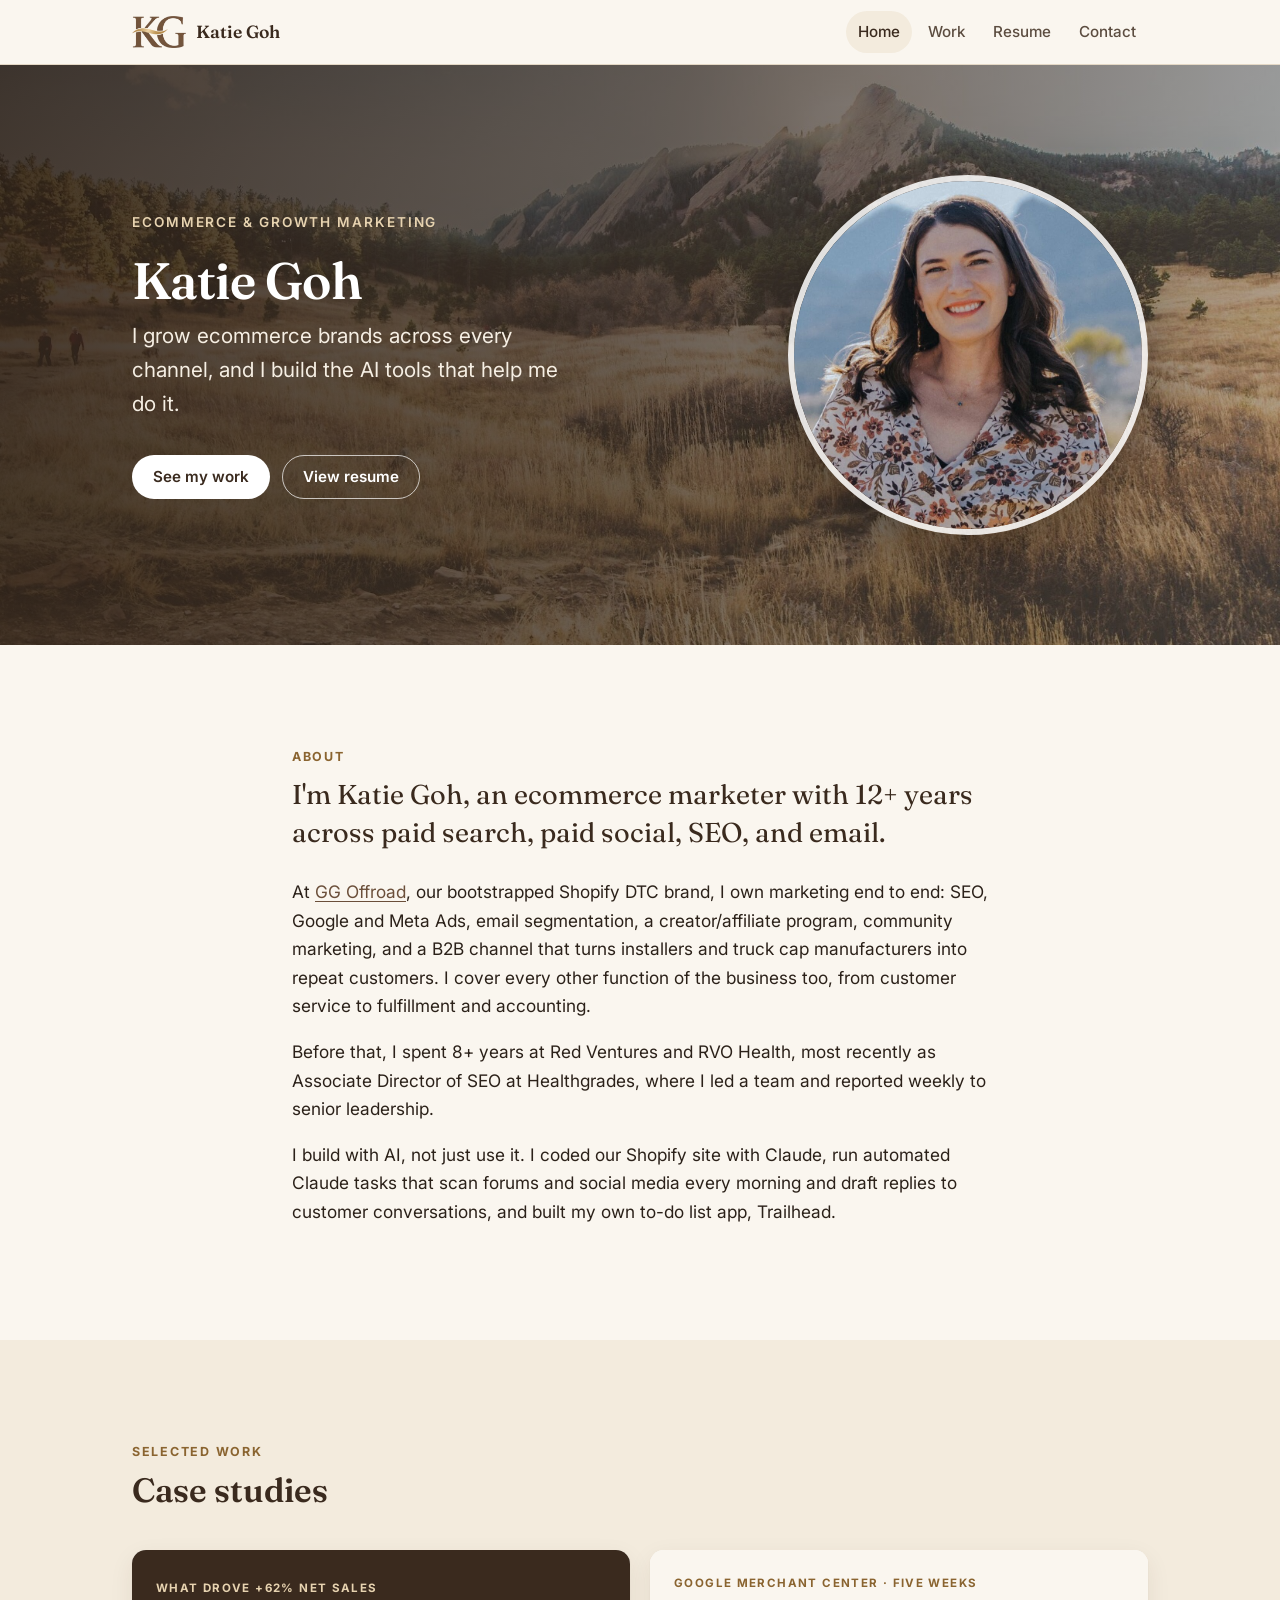
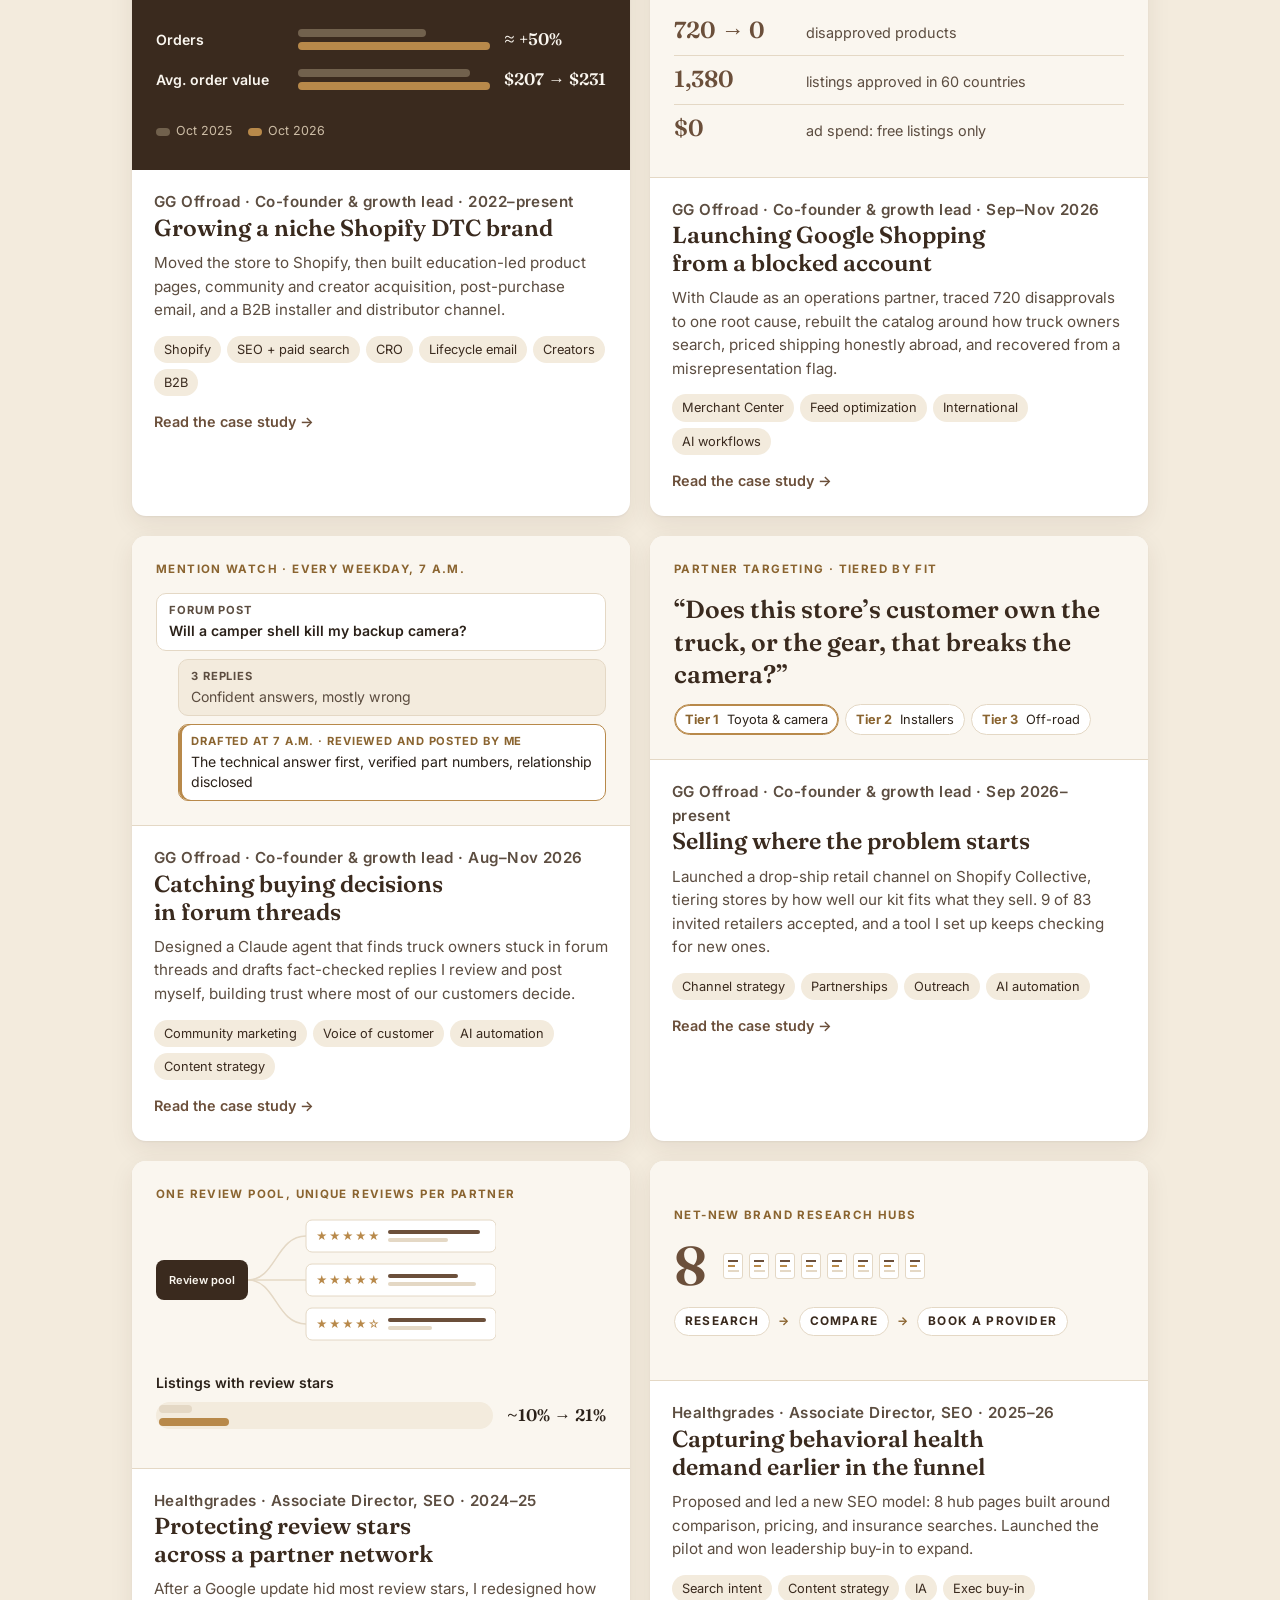
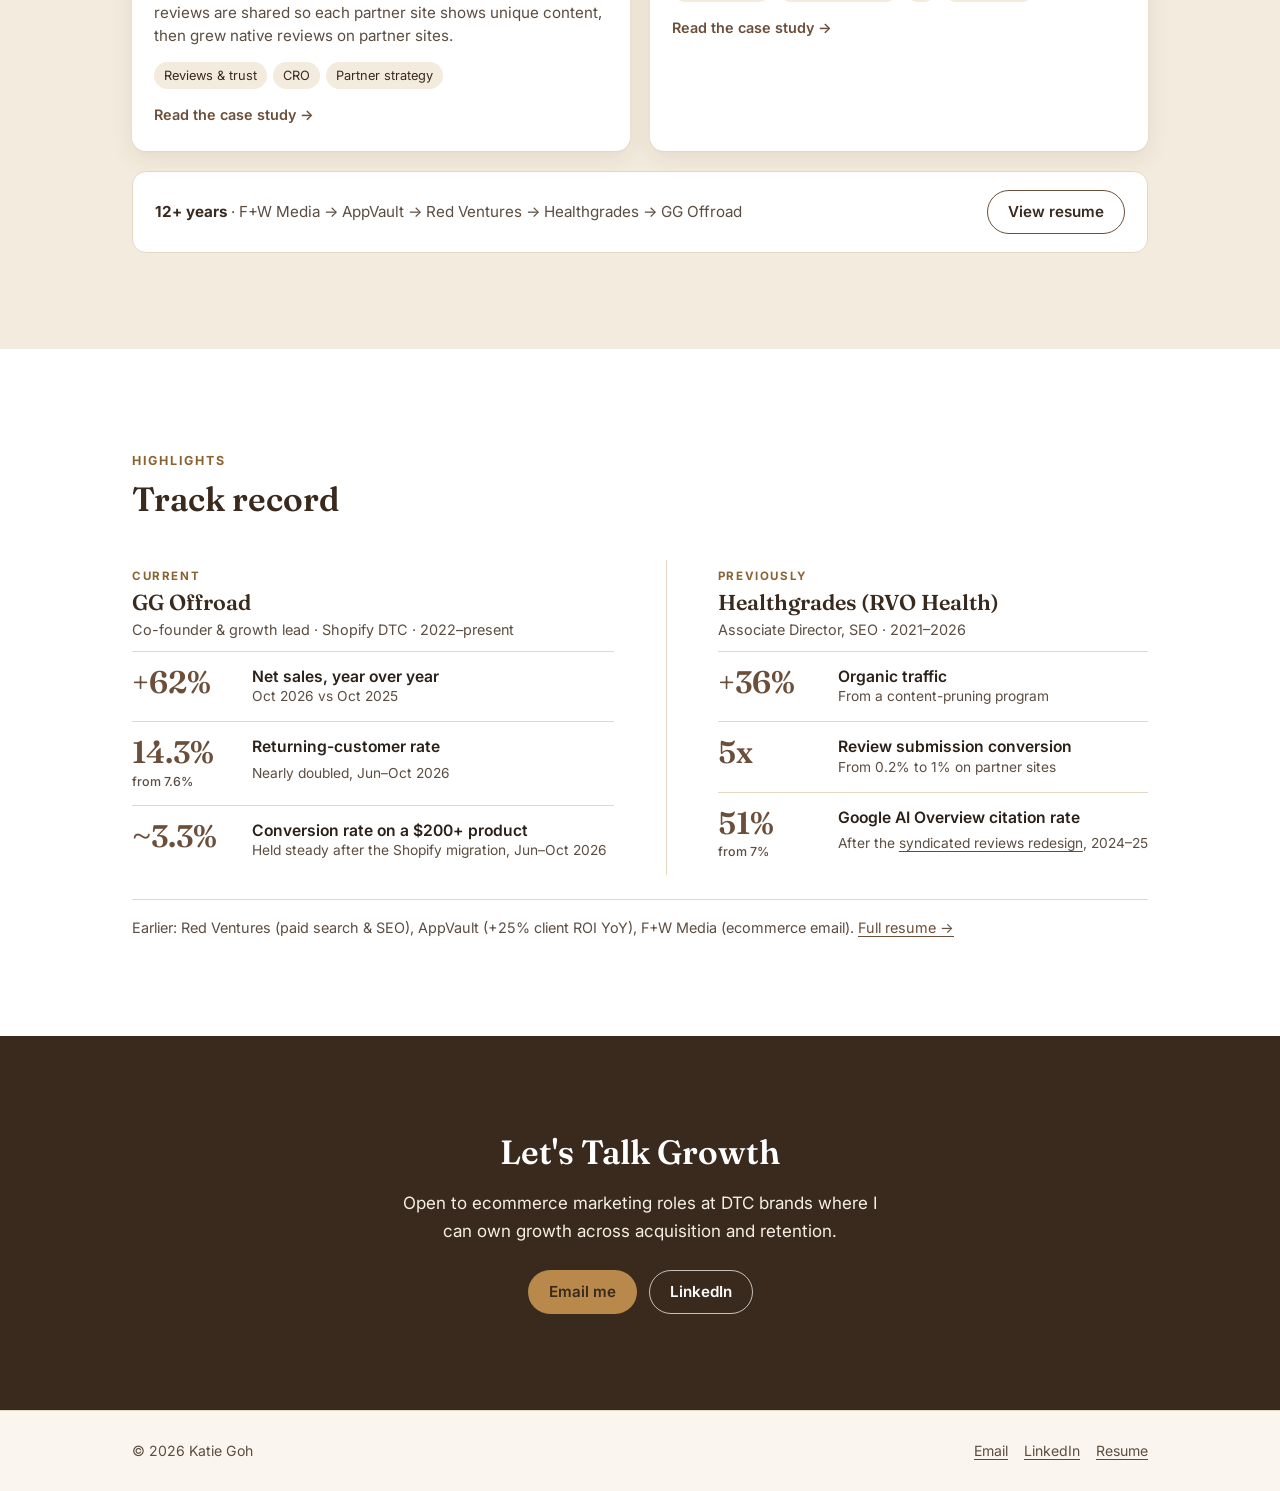
<file: index.html>
<!doctype html>
<html lang="en">
<head>
  <meta charset="utf-8">
  <meta name="viewport" content="width=device-width, initial-scale=1">
  <title>Katie Goh | Ecommerce &amp; Growth Marketing</title>
  <meta name="description" content="Katie Goh is an ecommerce marketer with 12+ years across paid search, paid social, SEO, and email, who builds AI tools to grow DTC brands.">
  <link rel="canonical" href="https://katelyngoh.github.io/career-portfolio/">
  <meta property="og:type" content="website">
  <meta property="og:title" content="Katie Goh | Ecommerce &amp; Growth Marketing">
  <meta property="og:description" content="I grow ecommerce brands across every channel, and I build the AI tools that help me do it.">
  <meta property="og:url" content="https://katelyngoh.github.io/career-portfolio/">
  <meta property="og:image" content="https://katelyngoh.github.io/career-portfolio/assets/img/social-preview.jpg">
  <meta name="twitter:card" content="summary_large_image">
  <link rel="icon" type="image/png" href="assets/img/favicon.png">
  <link rel="apple-touch-icon" href="assets/img/apple-touch-icon.png">
  <link rel="preconnect" href="https://fonts.googleapis.com">
  <link rel="preconnect" href="https://fonts.gstatic.com" crossorigin>
  <link href="https://fonts.googleapis.com/css2?family=Fraunces:opsz,wght@9..144,500;9..144,600&family=Inter:wght@400;500;600;700&display=swap" rel="stylesheet">
  <link rel="stylesheet" href="assets/css/style.css?v=2026-11-03">
</head>
<body>
  <a class="skip-link" href="#main">Skip to content</a>

  <header class="site-header">
    <div class="container">
      <a class="brand" href="index.html" aria-label="Katie Goh, home">
        <img src="assets/img/kg-mark.png" alt="" width="204" height="120">
        <span>Katie Goh</span>
      </a>
      <nav aria-label="Main">
        <ul class="nav">
          <li><a href="index.html" aria-current="page">Home</a></li>
          <li><a href="index.html#work">Work</a></li>
          <li><a href="resume.html">Resume</a></li>
          <li><a href="#contact">Contact</a></li>
        </ul>
      </nav>
    </div>
  </header>

  <main id="main">
    <section class="hero">
      <div class="container">
        <div>
          <p class="eyebrow">Ecommerce &amp; Growth Marketing</p>
          <h1>Katie Goh</h1>
          <p class="lede">I grow ecommerce brands across every channel, and I build the AI tools that help me do it.</p>
          <div class="btn-row">
            <a class="btn btn-light" href="#work">See my work</a>
            <a class="btn btn-ghost" href="resume.html">View resume</a>
          </div>
        </div>
        <div class="hero-photo">
          <img src="assets/img/katie-goh.jpg" alt="Portrait of Katie Goh" width="900" height="900">
        </div>
      </div>
    </section>

    <section class="section about" id="about">
      <div class="container narrow">
        <span class="kicker">About</span>
        <p class="big">I'm Katie Goh, an ecommerce marketer with 12+ years across paid search, paid social, SEO, and email.</p>
        <p>At <a href="gg-offroad.html">GG Offroad</a>, our bootstrapped Shopify DTC brand, I own marketing end to end: SEO, Google and Meta Ads, email segmentation, a creator/affiliate program, community marketing, and a B2B channel that turns installers and truck cap manufacturers into repeat customers. I cover every other function of the business too, from customer service to fulfillment and accounting.</p>
        <p>Before that, I spent 8+ years at Red Ventures and RVO Health, most recently as Associate Director of SEO at Healthgrades, where I led a team and reported weekly to senior leadership.</p>
        <p>I build with AI, not just use it. I coded our Shopify site with Claude, run automated Claude tasks that scan forums and social media every morning and draft replies to customer conversations, and built my own to-do list app, Trailhead.</p>
      </div>
    </section>

    <section class="section section-alt" id="work">
      <div class="container">
        <span class="kicker">Selected work</span>
        <h2 class="section-title">Case studies</h2>

        <div class="cases">
          <article class="case">
            <div class="case-cover case-cover--dark">
              <p class="cover-label">What drove +62% net sales</p>
              <dl class="pairs">
                <dt>Orders</dt>
                <dd class="track" aria-hidden="true"><i style="--w:66.7%"></i><i style="--w:100%"></i></dd>
                <dd class="val">≈ +50%</dd>
                <dt>Avg. order value</dt>
                <dd class="track" aria-hidden="true"><i style="--w:89.6%"></i><i style="--w:100%"></i></dd>
                <dd class="val">$207 <span aria-hidden="true">→</span><span class="sr-only">to</span> $231</dd>
              </dl>
              <p class="legend" aria-hidden="true"><span class="before">Oct 2025</span><span class="after">Oct 2026</span></p>
            </div>
            <div class="case-body">
              <p class="case-meta">GG Offroad · Co-founder &amp; growth lead · 2022–present</p>
              <h3><a href="gg-offroad.html">Growing a niche Shopify DTC brand</a></h3>
              <p>Moved the store to Shopify, then built education-led product pages, community and creator acquisition, post-purchase email, and a B2B installer and distributor channel.</p>
              <ul class="case-tags" aria-label="Skills">
                <li>Shopify</li><li>SEO + paid search</li><li>CRO</li><li>Lifecycle email</li><li>Creators</li><li>B2B</li>
              </ul>
              <span class="more" aria-hidden="true">Read the case study →</span>
            </div>
          </article>

          <article class="case">
            <div class="case-cover">
              <p class="cover-label">Google Merchant Center · five weeks</p>
              <dl class="cover-stats">
                <div><dt>720 <span aria-hidden="true">→</span><span class="sr-only">to</span> 0</dt><dd>disapproved products</dd></div>
                <div><dt>1,380</dt><dd>listings approved in 60 countries</dd></div>
                <div><dt>$0</dt><dd>ad spend: free listings only</dd></div>
              </dl>
            </div>
            <div class="case-body">
              <p class="case-meta">GG Offroad · Co-founder &amp; growth lead · Sep–Nov 2026</p>
              <h3><a href="google-shopping.html">Launching Google Shopping from a blocked account</a></h3>
              <p>With Claude as an operations partner, traced 720 disapprovals to one root cause, rebuilt the catalog around how truck owners search, priced shipping honestly abroad, and recovered from a misrepresentation flag.</p>
              <ul class="case-tags" aria-label="Skills">
                <li>Merchant Center</li><li>Feed optimization</li><li>International</li><li>AI workflows</li>
              </ul>
              <span class="more" aria-hidden="true">Read the case study →</span>
            </div>
          </article>

          <article class="case">
            <div class="case-cover">
              <p class="cover-label">Mention Watch · every weekday, 7 a.m.</p>
              <div class="thread" aria-hidden="true">
                <p class="post"><span>Forum post</span>Will a camper shell kill my backup camera?</p>
                <p class="reply reply--muted"><span>3 replies</span>Confident answers, mostly wrong</p>
                <p class="reply reply--draft"><span>Drafted at 7 a.m. · reviewed and posted by me</span>The technical answer first, verified part numbers, relationship disclosed</p>
              </div>
            </div>
            <div class="case-body">
              <p class="case-meta">GG Offroad · Co-founder &amp; growth lead · Aug–Nov 2026</p>
              <h3><a href="mention-watch.html">Catching buying decisions in forum threads</a></h3>
              <p>Designed a Claude agent that finds truck owners stuck in forum threads and drafts fact-checked replies I review and post myself, building trust where most of our customers decide.</p>
              <ul class="case-tags" aria-label="Skills">
                <li>Community marketing</li><li>Voice of customer</li><li>AI automation</li><li>Content strategy</li>
              </ul>
              <span class="more" aria-hidden="true">Read the case study →</span>
            </div>
          </article>

          <article class="case">
            <div class="case-cover">
              <p class="cover-label">Partner targeting · tiered by fit</p>
              <p class="cover-quote">“Does this store’s customer own the truck, or the gear, that breaks the camera?”</p>
              <ul class="tier-chips" aria-label="Retailer tiers">
                <li><b>Tier 1</b> Toyota &amp; camera</li><li><b>Tier 2</b> Installers</li><li><b>Tier 3</b> Off-road</li>
              </ul>
            </div>
            <div class="case-body">
              <p class="case-meta">GG Offroad · Co-founder &amp; growth lead · Sep 2026–present</p>
              <h3><a href="shopify-collective.html">Selling where the problem starts</a></h3>
              <p>Launched a drop-ship retail channel on Shopify Collective, tiering stores by how well our kit fits what they sell. 9 of 83 invited retailers accepted, and a tool I set up keeps checking for new ones.</p>
              <ul class="case-tags" aria-label="Skills">
                <li>Channel strategy</li><li>Partnerships</li><li>Outreach</li><li>AI automation</li>
              </ul>
              <span class="more" aria-hidden="true">Read the case study →</span>
            </div>
          </article>

          <article class="case">
            <div class="case-cover">
              <p class="cover-label">One review pool, unique reviews per partner</p>
              <svg class="network" viewBox="0 0 340 124" aria-hidden="true" focusable="false">
                <g stroke="#e4d8c5" stroke-width="1.5" fill="none">
                  <path d="M92 62 C120 62 120 18 150 18"/>
                  <path d="M92 62 L150 62"/>
                  <path d="M92 62 C120 62 120 106 150 106"/>
                </g>
                <rect x="0" y="42" width="92" height="40" rx="8" fill="#3a2a1e"/>
                <text x="46" y="66" text-anchor="middle" font-family="Inter, sans-serif" font-size="11" font-weight="600" fill="#faf6ef">Review pool</text>
                <g font-family="Inter, sans-serif" font-size="11" fill="#b8894a">
                  <rect x="150" y="2" width="190" height="32" rx="6" fill="#fff" stroke="#e4d8c5"/>
                  <text x="160" y="22" letter-spacing="1">★★★★★</text>
                  <rect x="232" y="12" width="92" height="4" rx="2" fill="#6b4f3a"/><rect x="232" y="20" width="60" height="4" rx="2" fill="#e4d8c5"/>
                  <rect x="150" y="46" width="190" height="32" rx="6" fill="#fff" stroke="#e4d8c5"/>
                  <text x="160" y="66" letter-spacing="1">★★★★★</text>
                  <rect x="232" y="56" width="70" height="4" rx="2" fill="#6b4f3a"/><rect x="232" y="64" width="88" height="4" rx="2" fill="#e4d8c5"/>
                  <rect x="150" y="90" width="190" height="32" rx="6" fill="#fff" stroke="#e4d8c5"/>
                  <text x="160" y="110" letter-spacing="1">★★★★☆</text>
                  <rect x="232" y="100" width="98" height="4" rx="2" fill="#6b4f3a"/><rect x="232" y="108" width="44" height="4" rx="2" fill="#e4d8c5"/>
                </g>
              </svg>
              <dl class="pairs pairs--stack">
                <dt>Listings with review stars</dt>
                <dd class="track track--scale" aria-hidden="true"><i style="--w:10%"></i><i style="--w:21%"></i></dd>
                <dd class="val">~10% <span aria-hidden="true">→</span><span class="sr-only">to</span> 21%</dd>
              </dl>
            </div>
            <div class="case-body">
              <p class="case-meta">Healthgrades · Associate Director, SEO · 2024–25</p>
              <h3><a href="syndicated-reviews.html">Protecting review stars across a partner network</a></h3>
              <p>After a Google update hid most review stars, I redesigned how reviews are shared so each partner site shows unique content, then grew native reviews on partner sites.</p>
              <ul class="case-tags" aria-label="Skills">
                <li>Reviews &amp; trust</li><li>CRO</li><li>Partner strategy</li>
              </ul>
              <span class="more" aria-hidden="true">Read the case study →</span>
            </div>
          </article>

          <article class="case">
            <div class="case-cover">
              <p class="cover-label">Net-new brand research hubs</p>
              <div class="hub-count">
                <span class="big" aria-hidden="true">8</span>
                <span class="pages" aria-hidden="true"><i></i><i></i><i></i><i></i><i></i><i></i><i></i><i></i></span>
              </div>
              <ol class="steps" aria-label="User journey the hubs serve">
                <li>Research</li><li class="arrow" aria-hidden="true">→</li><li>Compare</li><li class="arrow" aria-hidden="true">→</li><li>Book a provider</li>
              </ol>
            </div>
            <div class="case-body">
              <p class="case-meta">Healthgrades · Associate Director, SEO · 2025–26</p>
              <h3><a href="behavioral-health-seo.html">Capturing behavioral health demand earlier in the funnel</a></h3>
              <p>Proposed and led a new SEO model: 8 hub pages built around comparison, pricing, and insurance searches. Launched the pilot and won leadership buy-in to expand.</p>
              <ul class="case-tags" aria-label="Skills">
                <li>Search intent</li><li>Content strategy</li><li>IA</li><li>Exec buy-in</li>
              </ul>
              <span class="more" aria-hidden="true">Read the case study →</span>
            </div>
          </article>
        </div>

        <div class="resume-strip">
          <p><strong>12+ years</strong> · F+W Media → AppVault → Red Ventures → Healthgrades → GG Offroad</p>
          <a class="btn btn-outline" href="resume.html">View resume</a>
        </div>
      </div>
    </section>

    <section class="proof" aria-labelledby="proof-title">
      <div class="container">
        <span class="kicker">Highlights</span>
        <h2 id="proof-title" class="section-title">Track record</h2>
        <div class="proof-grid">
          <article class="ledger">
            <header>
              <span class="ledger-tag">Current</span>
              <h3>GG Offroad</h3>
              <p>Co-founder &amp; growth lead · Shopify DTC · 2022–present</p>
            </header>
            <ul>
              <li>
                <span class="num">+62%</span>
                <span class="what">Net sales, year over year</span>
                <span class="how">Oct 2026 vs Oct 2025</span>
              </li>
              <li>
                <span class="num">14.3%<small>from 7.6%</small></span>
                <span class="what">Returning-customer rate</span>
                <span class="how">Nearly doubled, Jun–Oct 2026</span>
              </li>
              <li>
                <span class="num">~3.3%</span>
                <span class="what">Conversion rate on a $200+ product</span>
                <span class="how">Held steady after the Shopify migration, Jun–Oct 2026</span>
              </li>
            </ul>
          </article>
          <article class="ledger">
            <header>
              <span class="ledger-tag">Previously</span>
              <h3>Healthgrades (RVO Health)</h3>
              <p>Associate Director, SEO · 2021–2026</p>
            </header>
            <ul>
              <li>
                <span class="num">+36%</span>
                <span class="what">Organic traffic</span>
                <span class="how">From a content-pruning program</span>
              </li>
              <li>
                <span class="num">5x</span>
                <span class="what">Review submission conversion</span>
                <span class="how">From 0.2% to 1% on partner sites</span>
              </li>
              <li>
                <span class="num">51%<small>from 7%</small></span>
                <span class="what">Google AI Overview citation rate</span>
                <span class="how">After the <a href="syndicated-reviews.html">syndicated reviews redesign</a>, 2024–25</span>
              </li>
            </ul>
          </article>
        </div>
        <p class="proof-earlier">Earlier: Red Ventures (paid search &amp; SEO), AppVault (+25% client ROI YoY), F+W Media (ecommerce email). <a href="resume.html">Full resume →</a></p>
      </div>
    </section>

    <section class="section contact" id="contact">
      <div class="container">
        <h2>Let's Talk Growth</h2>
        <p>Open to ecommerce marketing roles at DTC brands where I can own growth across acquisition and retention.</p>
        <div class="btn-row">
          <a class="btn btn-primary" href="mailto:goh.katelyn@gmail.com?subject=I%20saw%20your%20portfolio...">Email me</a>
          <a class="btn btn-ghost" href="https://www.linkedin.com/in/katiegoh/" rel="noopener">LinkedIn</a>
        </div>
      </div>
    </section>
  </main>

  <footer class="site-footer">
    <div class="container">
      <span>© <span data-year>2026</span> Katie Goh</span>
      <ul>
        <li><a href="mailto:goh.katelyn@gmail.com">Email</a></li>
        <li><a href="https://www.linkedin.com/in/katiegoh/" rel="noopener">LinkedIn</a></li>
        <li><a href="resume.html">Resume</a></li>
      </ul>
    </div>
  </footer>
  <script>document.querySelectorAll('[data-year]').forEach(function (el) { el.textContent = new Date().getFullYear(); });</script>
</body>
</html>
</file>
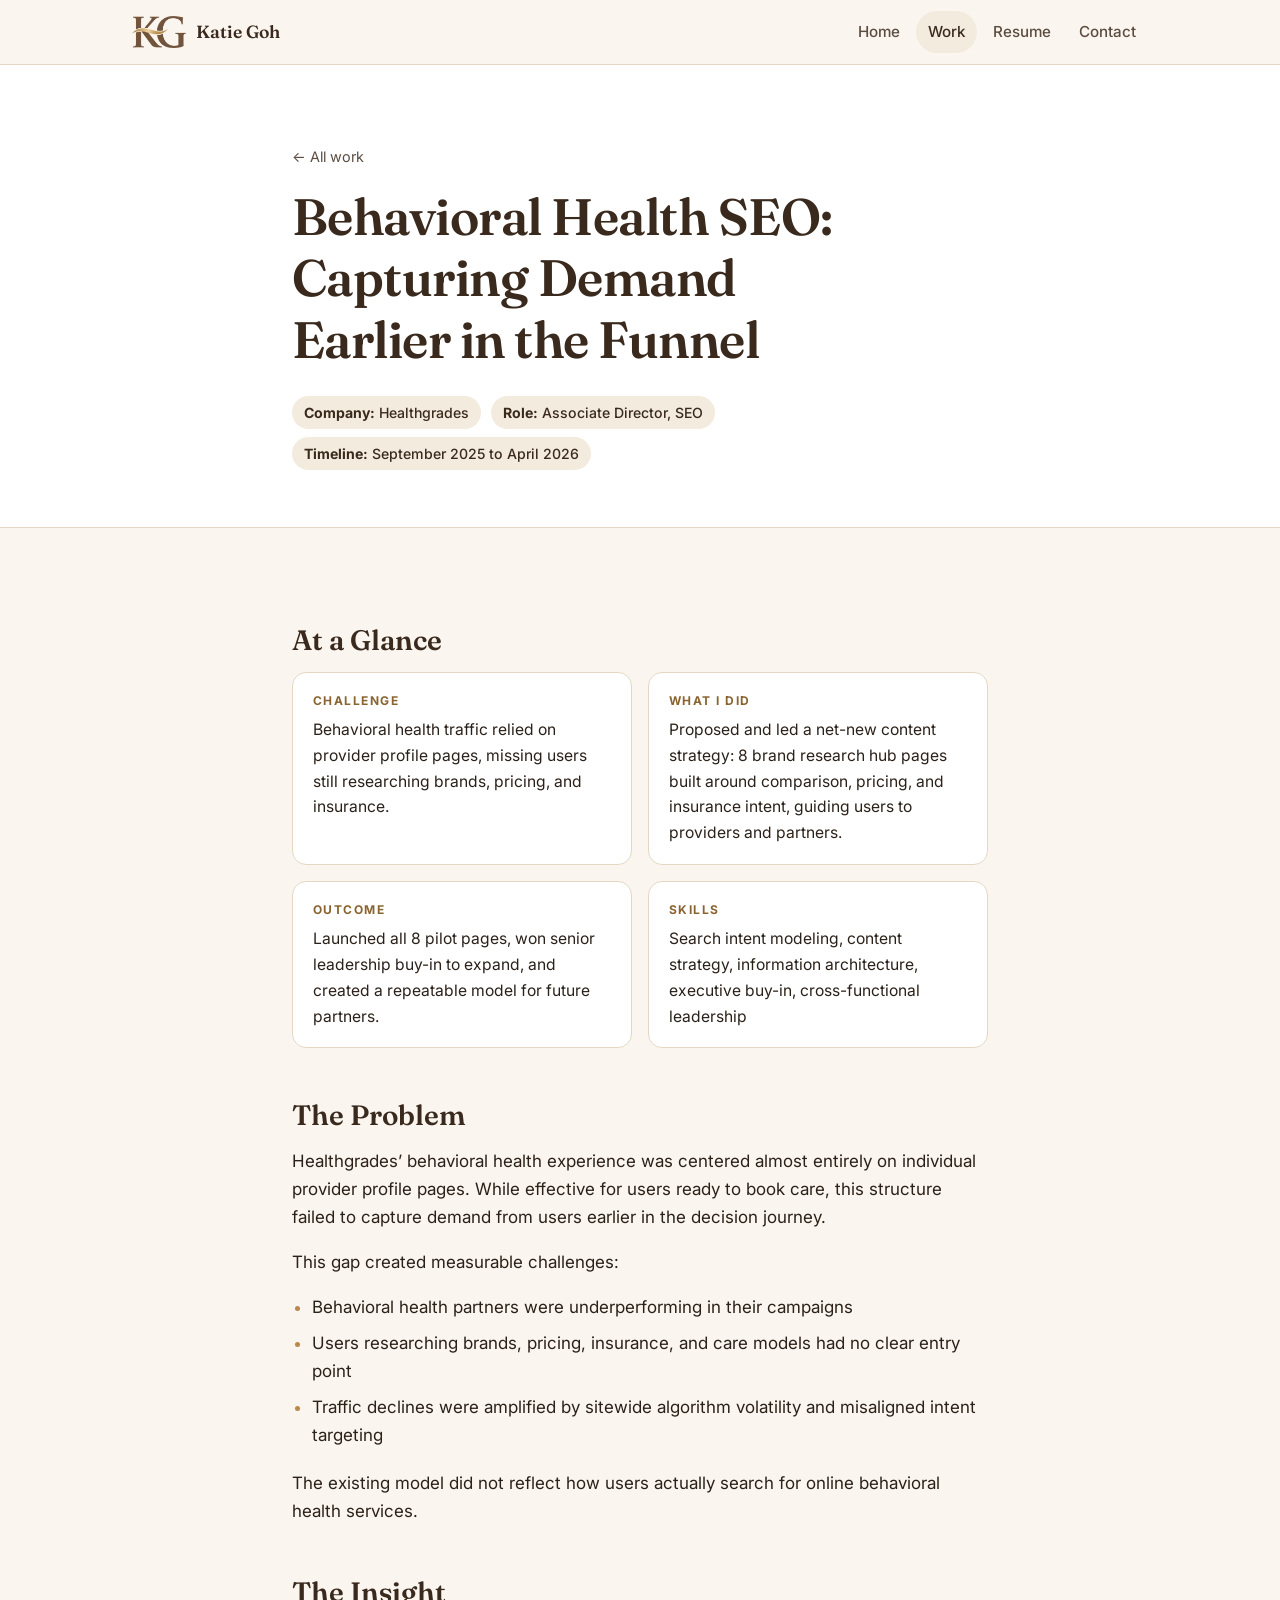
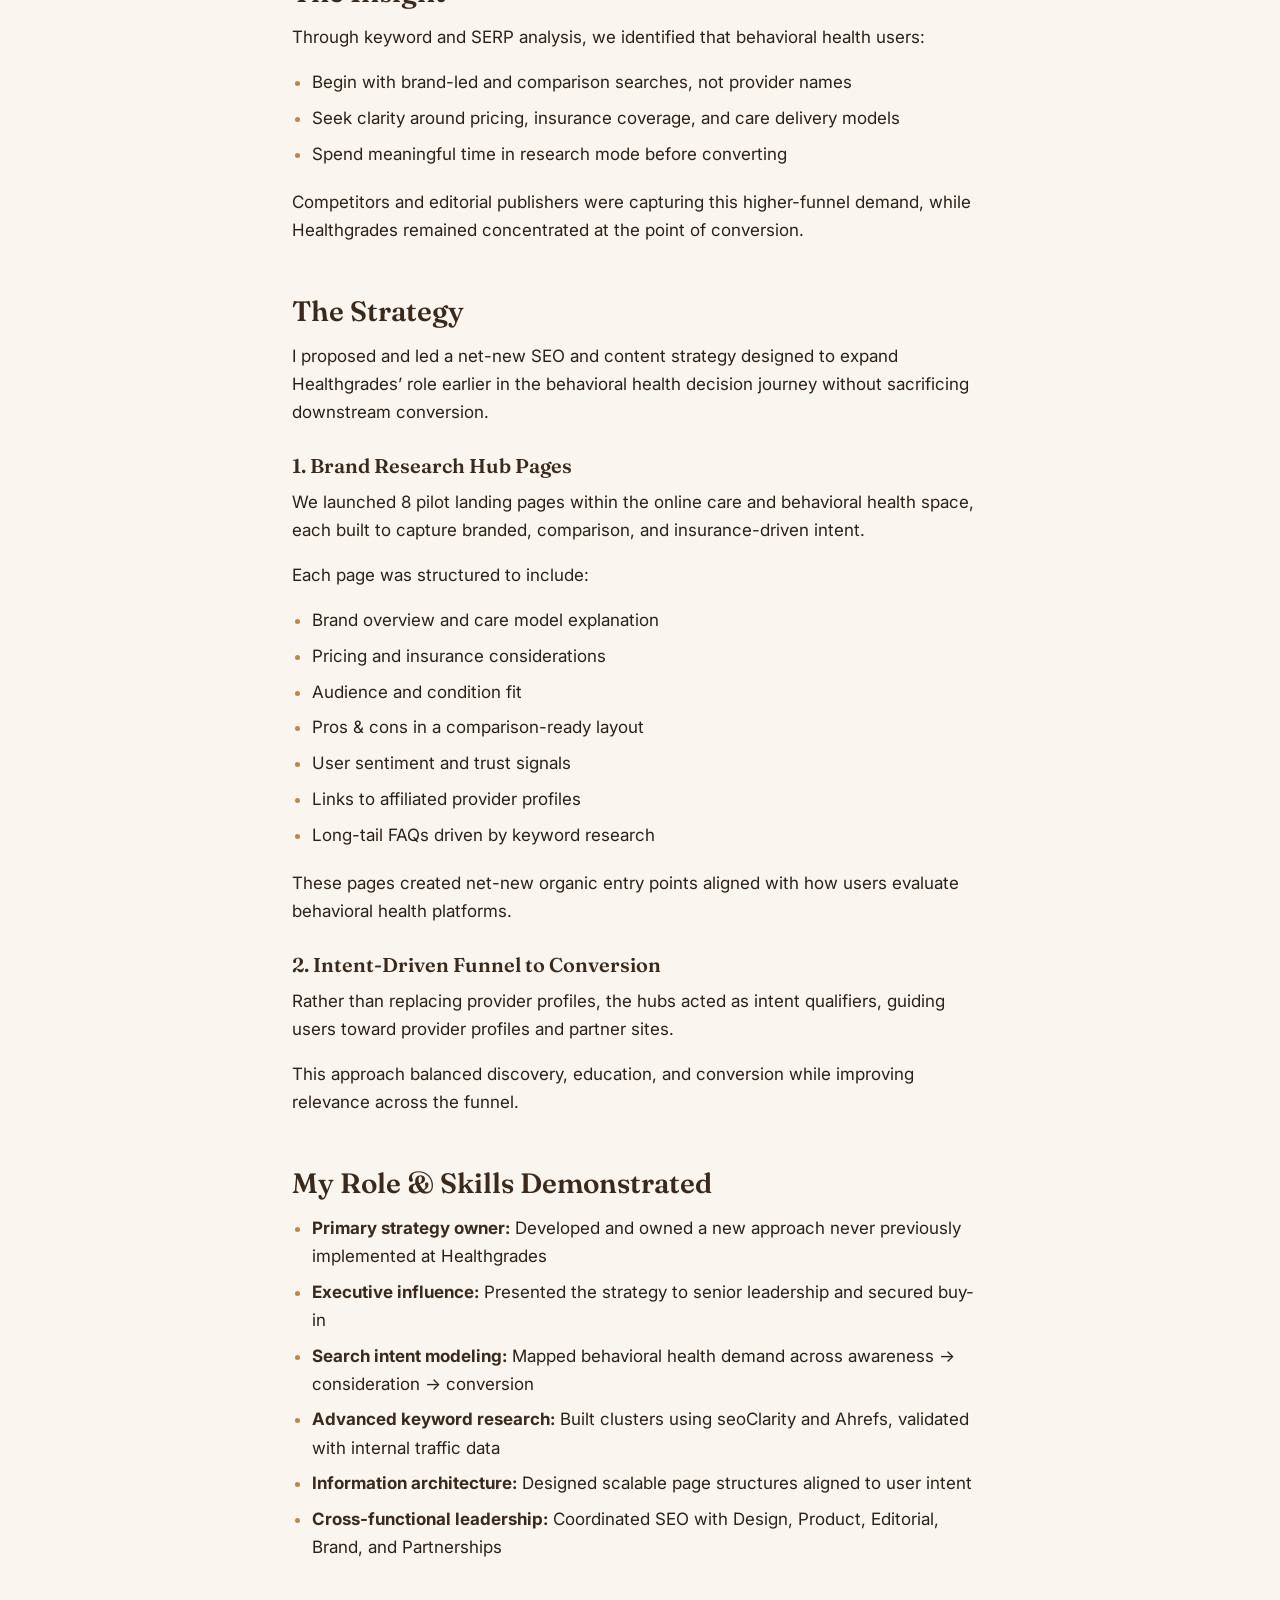
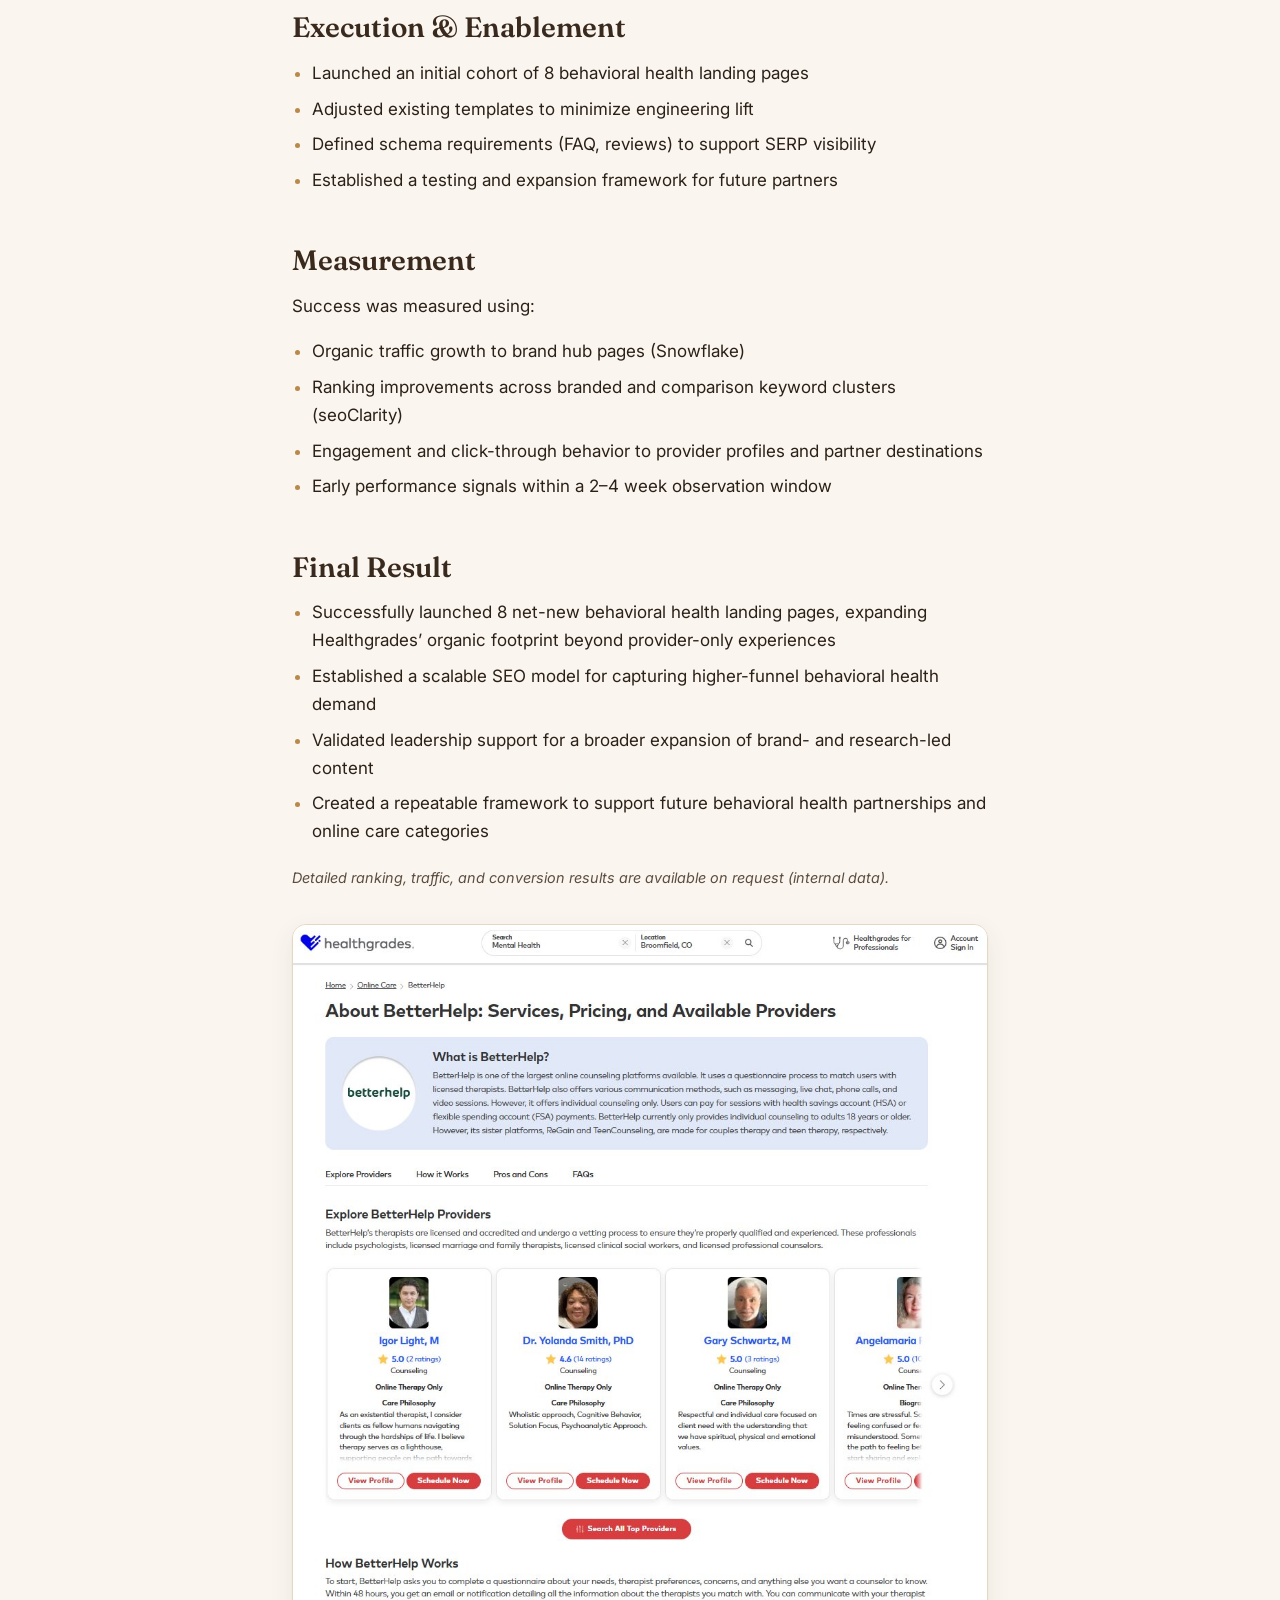
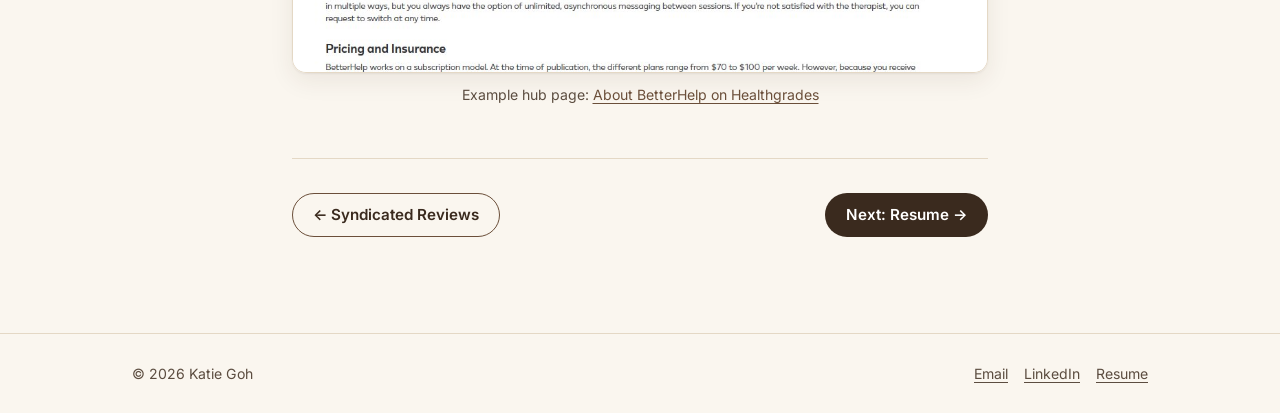
<file: behavioral-health-seo.html>
<!doctype html>
<html lang="en">
<head>
  <meta charset="utf-8">
  <meta name="viewport" content="width=device-width, initial-scale=1">
  <title>Behavioral Health SEO | Katie Goh</title>
  <meta name="description" content="Case study: a net-new SEO and content strategy at Healthgrades that captured behavioral health demand earlier in the funnel.">
  <link rel="canonical" href="https://katelyngoh.github.io/career-portfolio/behavioral-health-seo.html">
  <meta property="og:type" content="article">
  <meta property="og:title" content="Behavioral Health SEO: Capturing Demand Earlier in the Funnel">
  <meta property="og:description" content="Healthgrades case study by Katie Goh.">
  <meta property="og:image" content="https://katelyngoh.github.io/career-portfolio/assets/img/social-preview.jpg">
  <link rel="icon" type="image/png" href="assets/img/favicon.png">
  <link rel="apple-touch-icon" href="assets/img/apple-touch-icon.png">
  <link rel="preconnect" href="https://fonts.googleapis.com">
  <link rel="preconnect" href="https://fonts.gstatic.com" crossorigin>
  <link href="https://fonts.googleapis.com/css2?family=Fraunces:opsz,wght@9..144,500;9..144,600&family=Inter:wght@400;500;600;700&display=swap" rel="stylesheet">
  <link rel="stylesheet" href="assets/css/style.css?v=2026-11-03">
</head>
<body>
  <a class="skip-link" href="#main">Skip to content</a>

  <header class="site-header">
    <div class="container">
      <a class="brand" href="index.html" aria-label="Katie Goh, home">
        <img src="assets/img/kg-mark.png" alt="" width="204" height="120">
        <span>Katie Goh</span>
      </a>
      <nav aria-label="Main">
        <ul class="nav">
          <li><a href="index.html">Home</a></li>
          <li><a href="index.html#work" aria-current="page">Work</a></li>
          <li><a href="resume.html">Resume</a></li>
          <li><a href="index.html#contact">Contact</a></li>
        </ul>
      </nav>
    </div>
  </header>

  <main id="main">
    <header class="page-head">
      <div class="container narrow">
        <p class="breadcrumb"><a href="index.html#work">← All work</a></p>
        <h1>Behavioral Health SEO: Capturing Demand Earlier in the Funnel</h1>
        <ul class="meta">
          <li><b>Company:</b> Healthgrades</li>
          <li><b>Role:</b> Associate Director, SEO</li>
          <li><b>Timeline:</b> September 2025 to April 2026</li>
        </ul>
      </div>
    </header>

    <section class="section">
      <div class="container narrow prose">
        <h2 style="margin-top:0">At a Glance</h2>
        <dl class="glance">
          <div><dt>Challenge</dt><dd>Behavioral health traffic relied on provider profile pages, missing users still researching brands, pricing, and insurance.</dd></div>
          <div><dt>What I did</dt><dd>Proposed and led a net-new content strategy: 8 brand research hub pages built around comparison, pricing, and insurance intent, guiding users to providers and partners.</dd></div>
          <div><dt>Outcome</dt><dd>Launched all 8 pilot pages, won senior leadership buy-in to expand, and created a repeatable model for future partners.</dd></div>
          <div><dt>Skills</dt><dd>Search intent modeling, content strategy, information architecture, executive buy-in, cross-functional leadership</dd></div>
        </dl>

        <h2>The Problem</h2>
        <p>Healthgrades’ behavioral health experience was centered almost entirely on individual provider profile pages. While effective for users ready to book care, this structure failed to capture demand from users earlier in the decision journey.</p>
        <p>This gap created measurable challenges:</p>
        <ul>
          <li>Behavioral health partners were underperforming in their campaigns</li>
          <li>Users researching brands, pricing, insurance, and care models had no clear entry point</li>
          <li>Traffic declines were amplified by sitewide algorithm volatility and misaligned intent targeting</li>
        </ul>
        <p>The existing model did not reflect how users actually search for online behavioral health services.</p>

        <h2>The Insight</h2>
        <p>Through keyword and SERP analysis, we identified that behavioral health users:</p>
        <ul>
          <li>Begin with brand-led and comparison searches, not provider names</li>
          <li>Seek clarity around pricing, insurance coverage, and care delivery models</li>
          <li>Spend meaningful time in research mode before converting</li>
        </ul>
        <p>Competitors and editorial publishers were capturing this higher-funnel demand, while Healthgrades remained concentrated at the point of conversion.</p>

        <h2>The Strategy</h2>
        <p>I proposed and led a net-new SEO and content strategy designed to expand Healthgrades’ role earlier in the behavioral health decision journey without sacrificing downstream conversion.</p>

        <h3>1. Brand Research Hub Pages</h3>
        <p>We launched 8 pilot landing pages within the online care and behavioral health space, each built to capture branded, comparison, and insurance-driven intent.</p>
        <p>Each page was structured to include:</p>
        <ul>
          <li>Brand overview and care model explanation</li>
          <li>Pricing and insurance considerations</li>
          <li>Audience and condition fit</li>
          <li>Pros &amp; cons in a comparison-ready layout</li>
          <li>User sentiment and trust signals</li>
          <li>Links to affiliated provider profiles</li>
          <li>Long-tail FAQs driven by keyword research</li>
        </ul>
        <p>These pages created net-new organic entry points aligned with how users evaluate behavioral health platforms.</p>

        <h3>2. Intent-Driven Funnel to Conversion</h3>
        <p>Rather than replacing provider profiles, the hubs acted as intent qualifiers, guiding users toward provider profiles and partner sites.</p>
        <p>This approach balanced discovery, education, and conversion while improving relevance across the funnel.</p>

        <h2>My Role &amp; Skills Demonstrated</h2>
        <ul>
          <li><strong>Primary strategy owner:</strong> Developed and owned a new approach never previously implemented at Healthgrades</li>
          <li><strong>Executive influence:</strong> Presented the strategy to senior leadership and secured buy-in</li>
          <li><strong>Search intent modeling:</strong> Mapped behavioral health demand across awareness → consideration → conversion</li>
          <li><strong>Advanced keyword research:</strong> Built clusters using seoClarity and Ahrefs, validated with internal traffic data</li>
          <li><strong>Information architecture:</strong> Designed scalable page structures aligned to user intent</li>
          <li><strong>Cross-functional leadership:</strong> Coordinated SEO with Design, Product, Editorial, Brand, and Partnerships</li>
        </ul>

        <h2>Execution &amp; Enablement</h2>
        <ul>
          <li>Launched an initial cohort of 8 behavioral health landing pages</li>
          <li>Adjusted existing templates to minimize engineering lift</li>
          <li>Defined schema requirements (FAQ, reviews) to support SERP visibility</li>
          <li>Established a testing and expansion framework for future partners</li>
        </ul>

        <h2>Measurement</h2>
        <p>Success was measured using:</p>
        <ul>
          <li>Organic traffic growth to brand hub pages (Snowflake)</li>
          <li>Ranking improvements across branded and comparison keyword clusters (seoClarity)</li>
          <li>Engagement and click-through behavior to provider profiles and partner destinations</li>
          <li>Early performance signals within a 2–4 week observation window</li>
        </ul>

        <h2>Final Result</h2>
        <ul>
          <li>Successfully launched 8 net-new behavioral health landing pages, expanding Healthgrades’ organic footprint beyond provider-only experiences</li>
          <li>Established a scalable SEO model for capturing higher-funnel behavioral health demand</li>
          <li>Validated leadership support for a broader expansion of brand- and research-led content</li>
          <li>Created a repeatable framework to support future behavioral health partnerships and online care categories</li>
        </ul>
        <p class="note">Detailed ranking, traffic, and conversion results are available on request (internal data).</p>

        <figure>
          <a href="https://www.healthgrades.com/online-care/betterhelp" rel="noopener">
            <img src="assets/img/healthgrades-betterhelp.jpg" alt="Screenshot of the Healthgrades “About BetterHelp: Services, Pricing, and Available Providers” brand research hub page" width="1009" height="1087" loading="lazy">
          </a>
          <figcaption>Example hub page: <a href="https://www.healthgrades.com/online-care/betterhelp" rel="noopener">About BetterHelp on Healthgrades</a></figcaption>
        </figure>

        <nav class="pager" aria-label="More work">
          <a class="btn btn-outline" href="syndicated-reviews.html">← Syndicated Reviews</a>
          <a class="btn btn-primary" href="resume.html">Next: Resume →</a>
        </nav>
      </div>
    </section>
  </main>

  <footer class="site-footer">
    <div class="container">
      <span>© <span data-year>2026</span> Katie Goh</span>
      <ul>
        <li><a href="mailto:goh.katelyn@gmail.com">Email</a></li>
        <li><a href="https://www.linkedin.com/in/katiegoh/" rel="noopener">LinkedIn</a></li>
        <li><a href="resume.html">Resume</a></li>
      </ul>
    </div>
  </footer>
  <script>document.querySelectorAll('[data-year]').forEach(function (el) { el.textContent = new Date().getFullYear(); });</script>
</body>
</html>
</file>
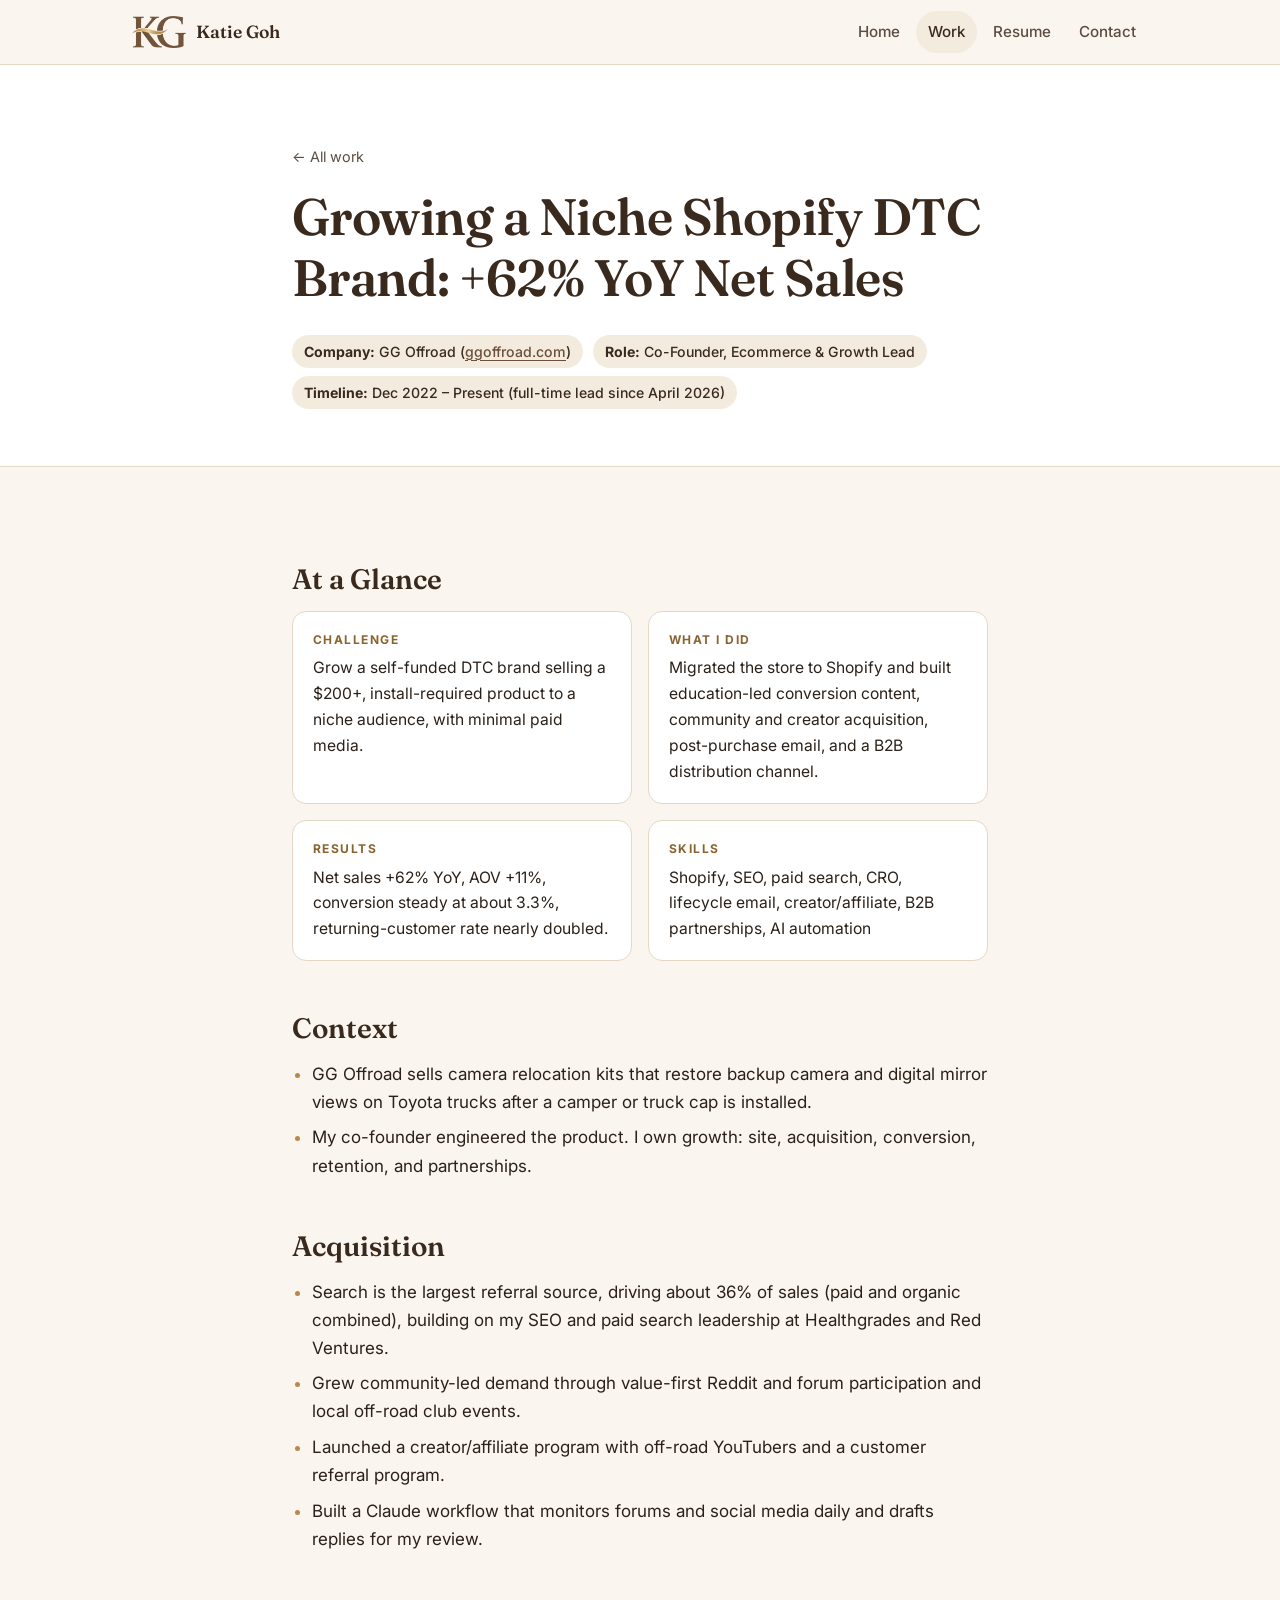
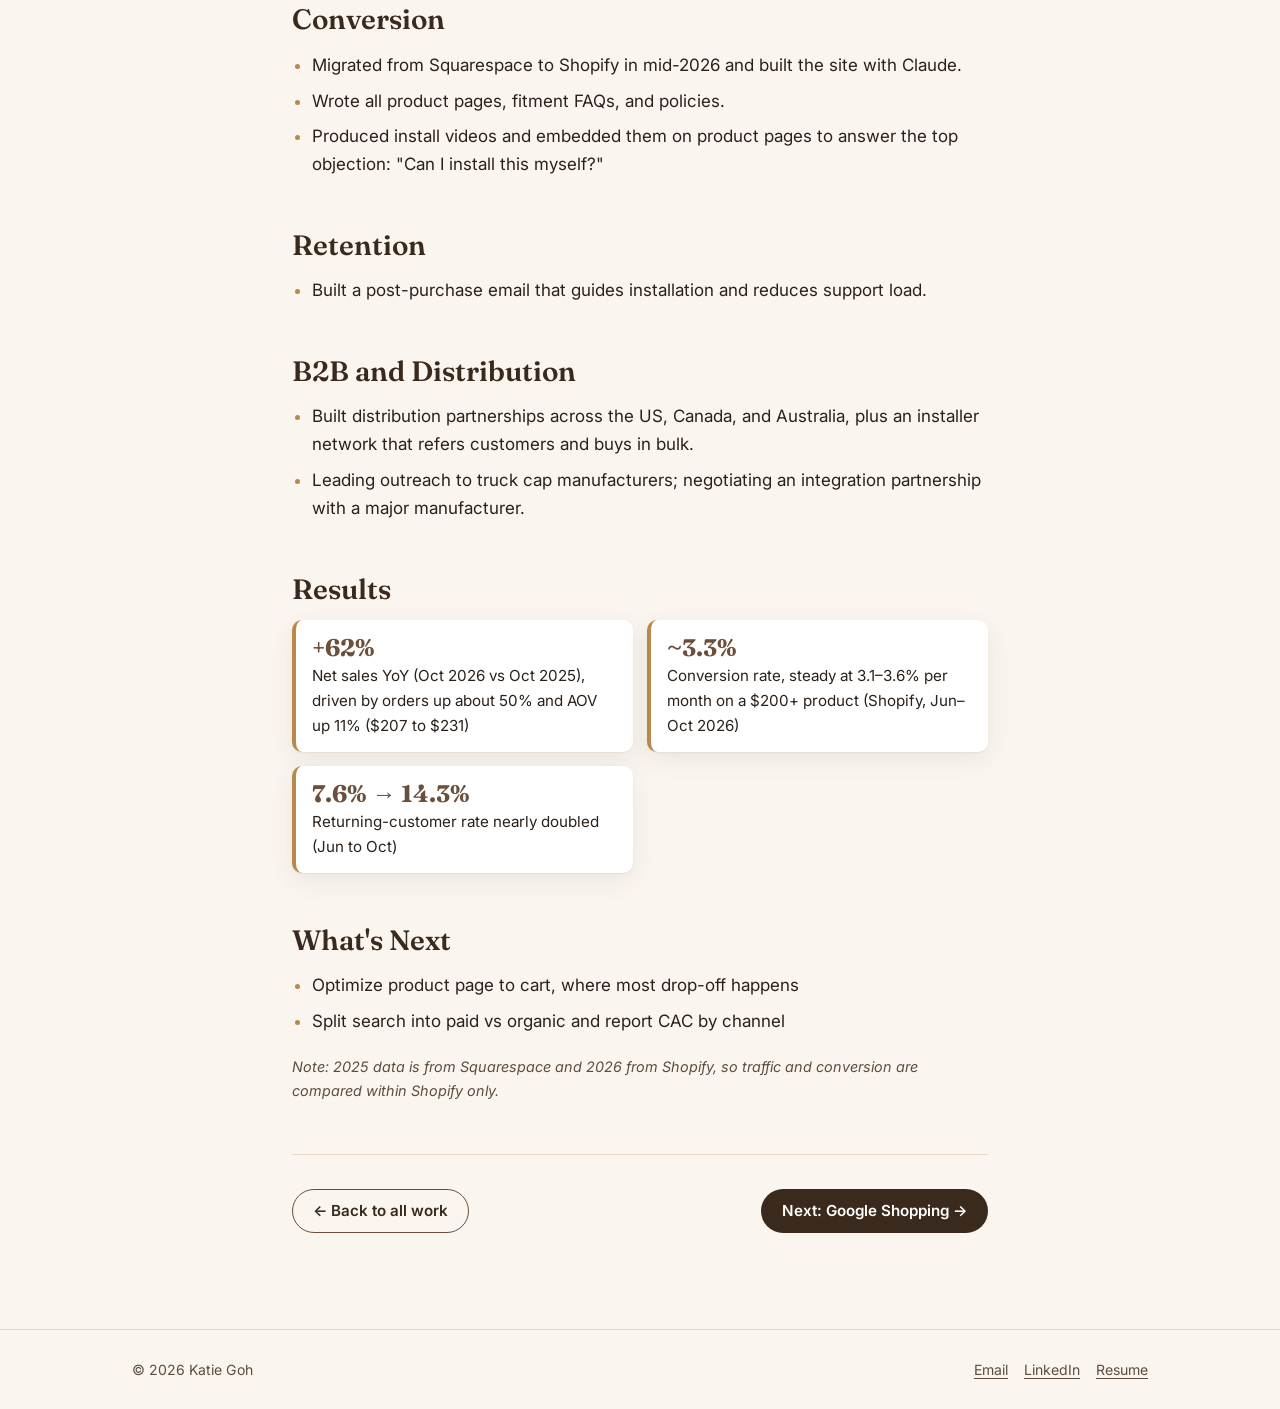
<file: gg-offroad.html>
<!doctype html>
<html lang="en">
<head>
  <meta charset="utf-8">
  <meta name="viewport" content="width=device-width, initial-scale=1">
  <title>GG Offroad: +62% YoY Net Sales | Katie Goh</title>
  <meta name="description" content="Case study: growing a niche Shopify DTC brand to +62% YoY net sales with SEO, paid search, CRO, lifecycle email, creators, and B2B partnerships.">
  <link rel="canonical" href="https://katelyngoh.github.io/career-portfolio/gg-offroad.html">
  <meta property="og:type" content="article">
  <meta property="og:title" content="Growing a Niche Shopify DTC Brand: +62% YoY Net Sales">
  <meta property="og:description" content="GG Offroad case study by Katie Goh.">
  <meta property="og:image" content="https://katelyngoh.github.io/career-portfolio/assets/img/social-preview.jpg">
  <link rel="icon" type="image/png" href="assets/img/favicon.png">
  <link rel="apple-touch-icon" href="assets/img/apple-touch-icon.png">
  <link rel="preconnect" href="https://fonts.googleapis.com">
  <link rel="preconnect" href="https://fonts.gstatic.com" crossorigin>
  <link href="https://fonts.googleapis.com/css2?family=Fraunces:opsz,wght@9..144,500;9..144,600&family=Inter:wght@400;500;600;700&display=swap" rel="stylesheet">
  <link rel="stylesheet" href="assets/css/style.css?v=2026-11-03">
</head>
<body>
  <a class="skip-link" href="#main">Skip to content</a>

  <header class="site-header">
    <div class="container">
      <a class="brand" href="index.html" aria-label="Katie Goh, home">
        <img src="assets/img/kg-mark.png" alt="" width="204" height="120">
        <span>Katie Goh</span>
      </a>
      <nav aria-label="Main">
        <ul class="nav">
          <li><a href="index.html">Home</a></li>
          <li><a href="index.html#work" aria-current="page">Work</a></li>
          <li><a href="resume.html">Resume</a></li>
          <li><a href="index.html#contact">Contact</a></li>
        </ul>
      </nav>
    </div>
  </header>

  <main id="main">
    <header class="page-head">
      <div class="container narrow">
        <p class="breadcrumb"><a href="index.html#work">← All work</a></p>
        <h1>Growing a Niche Shopify DTC Brand: +62% YoY Net Sales</h1>
        <ul class="meta">
          <li><b>Company:</b> GG Offroad (<a href="https://ggoffroad.com" rel="noopener">ggoffroad.com</a>)</li>
          <li><b>Role:</b> Co-Founder, Ecommerce &amp; Growth Lead</li>
          <li><b>Timeline:</b> Dec 2022 – Present (full-time lead since April 2026)</li>
        </ul>
      </div>
    </header>

    <section class="section">
      <div class="container narrow prose">
        <h2 style="margin-top:0">At a Glance</h2>
        <dl class="glance">
          <div><dt>Challenge</dt><dd>Grow a self-funded DTC brand selling a $200+, install-required product to a niche audience, with minimal paid media.</dd></div>
          <div><dt>What I did</dt><dd>Migrated the store to Shopify and built education-led conversion content, community and creator acquisition, post-purchase email, and a B2B distribution channel.</dd></div>
          <div><dt>Results</dt><dd>Net sales +62% YoY, AOV +11%, conversion steady at about 3.3%, returning-customer rate nearly doubled.</dd></div>
          <div><dt>Skills</dt><dd>Shopify, SEO, paid search, CRO, lifecycle email, creator/affiliate, B2B partnerships, AI automation</dd></div>
        </dl>

        <h2>Context</h2>
        <ul>
          <li>GG Offroad sells camera relocation kits that restore backup camera and digital mirror views on Toyota trucks after a camper or truck cap is installed.</li>
          <li>My co-founder engineered the product. I own growth: site, acquisition, conversion, retention, and partnerships.</li>
        </ul>

        <h2>Acquisition</h2>
        <ul>
          <li>Search is the largest referral source, driving about 36% of sales (paid and organic combined), building on my SEO and paid search leadership at Healthgrades and Red Ventures.</li>
          <li>Grew community-led demand through value-first Reddit and forum participation and local off-road club events.</li>
          <li>Launched a creator/affiliate program with off-road YouTubers and a customer referral program.</li>
          <li>Built a Claude workflow that monitors forums and social media daily and drafts replies for my review.</li>
        </ul>

        <h2>Conversion</h2>
        <ul>
          <li>Migrated from Squarespace to Shopify in mid-2026 and built the site with Claude.</li>
          <li>Wrote all product pages, fitment FAQs, and policies.</li>
          <li>Produced install videos and embedded them on product pages to answer the top objection: "Can I install this myself?"</li>
        </ul>

        <h2>Retention</h2>
        <ul>
          <li>Built a post-purchase email that guides installation and reduces support load.</li>
        </ul>

        <h2>B2B and Distribution</h2>
        <ul>
          <li>Built distribution partnerships across the US, Canada, and Australia, plus an installer network that refers customers and buys in bulk.</li>
          <li>Leading outreach to truck cap manufacturers; negotiating an integration partnership with a major manufacturer.</li>
        </ul>

        <h2>Results</h2>
        <ul class="results">
          <li><strong>+62%</strong>Net sales YoY (Oct 2026 vs Oct 2025), driven by orders up about 50% and AOV up 11% ($207 to $231)</li>
          <li><strong>~3.3%</strong>Conversion rate, steady at 3.1–3.6% per month on a $200+ product (Shopify, Jun–Oct 2026)</li>
          <li><strong>7.6% → 14.3%</strong>Returning-customer rate nearly doubled (Jun to Oct)</li>
        </ul>

        <h2>What's Next</h2>
        <ul>
          <li>Optimize product page to cart, where most drop-off happens</li>
          <li>Split search into paid vs organic and report CAC by channel</li>
        </ul>
        <p class="note">Note: 2025 data is from Squarespace and 2026 from Shopify, so traffic and conversion are compared within Shopify only.</p>

        <nav class="pager" aria-label="More work">
          <a class="btn btn-outline" href="index.html#work">← Back to all work</a>
          <a class="btn btn-primary" href="google-shopping.html">Next: Google Shopping →</a>
        </nav>
      </div>
    </section>
  </main>

  <footer class="site-footer">
    <div class="container">
      <span>© <span data-year>2026</span> Katie Goh</span>
      <ul>
        <li><a href="mailto:goh.katelyn@gmail.com">Email</a></li>
        <li><a href="https://www.linkedin.com/in/katiegoh/" rel="noopener">LinkedIn</a></li>
        <li><a href="resume.html">Resume</a></li>
      </ul>
    </div>
  </footer>
  <script>document.querySelectorAll('[data-year]').forEach(function (el) { el.textContent = new Date().getFullYear(); });</script>
</body>
</html>
</file>
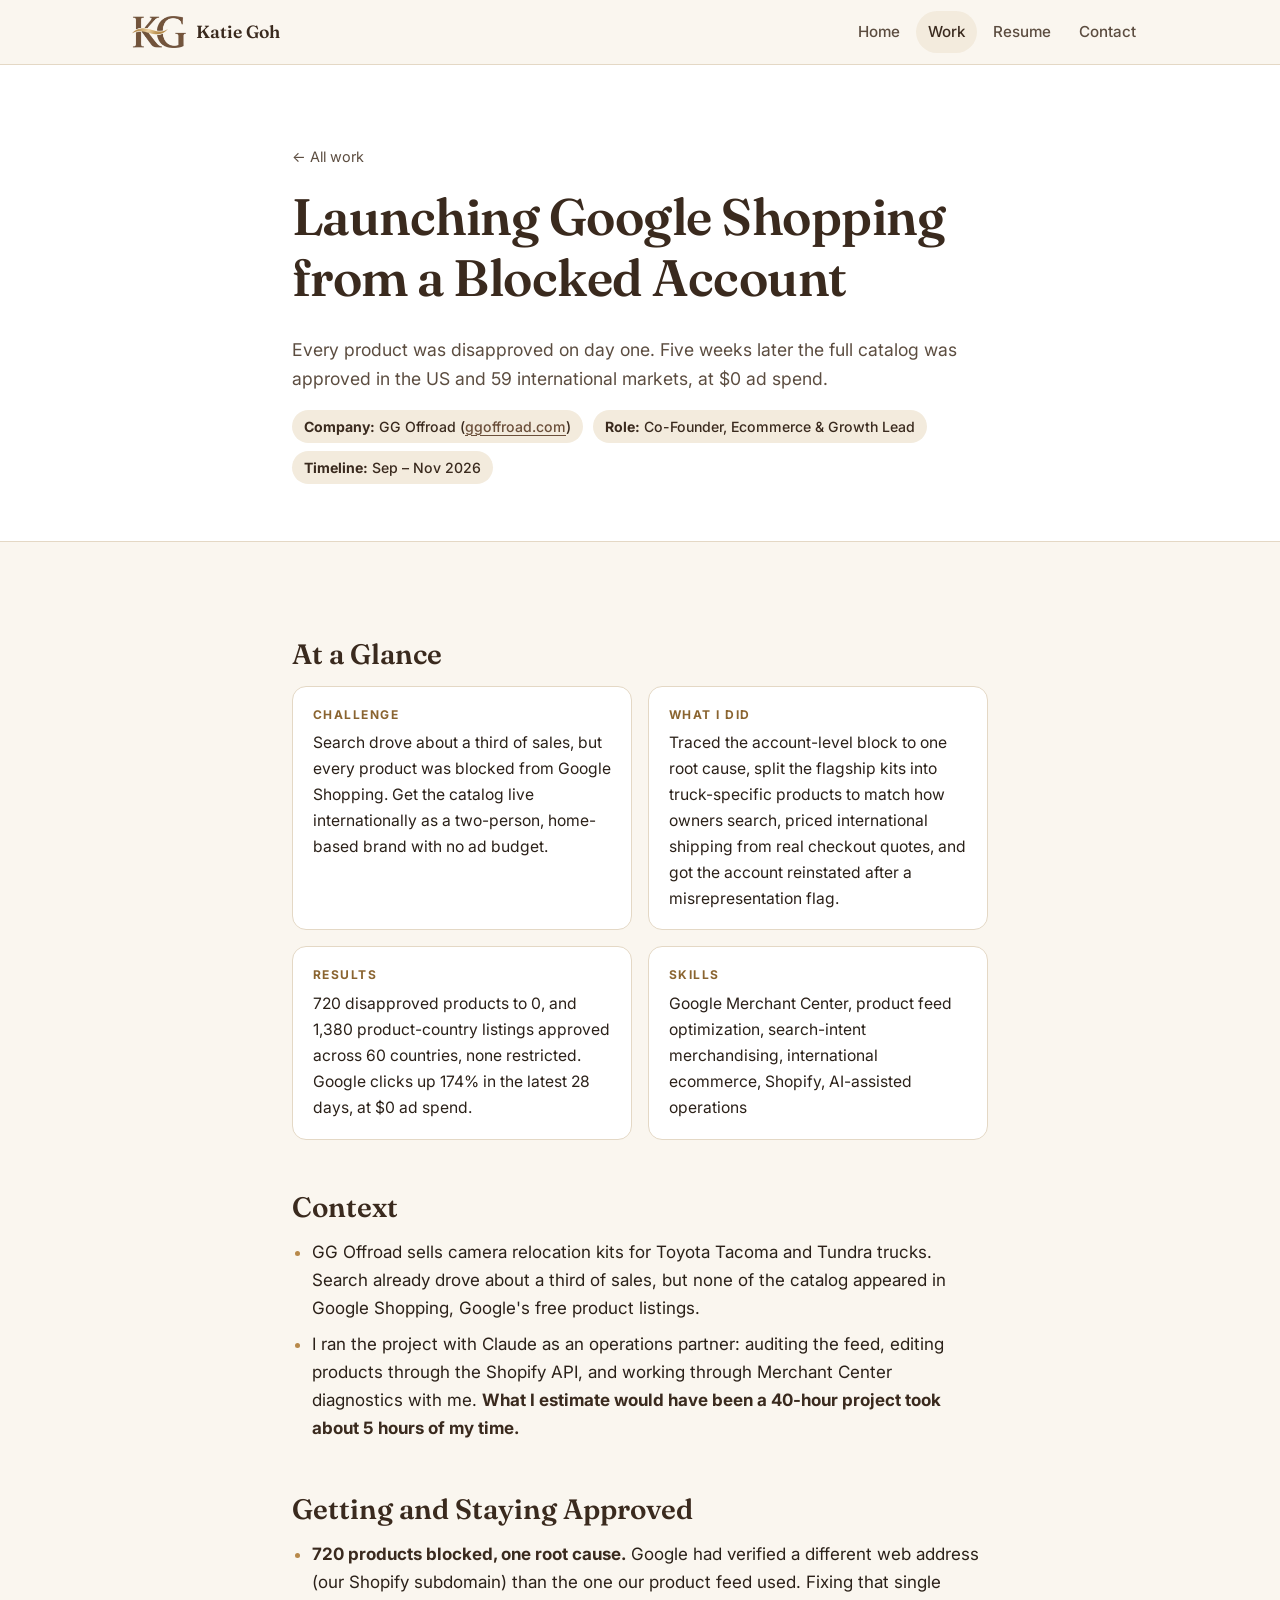
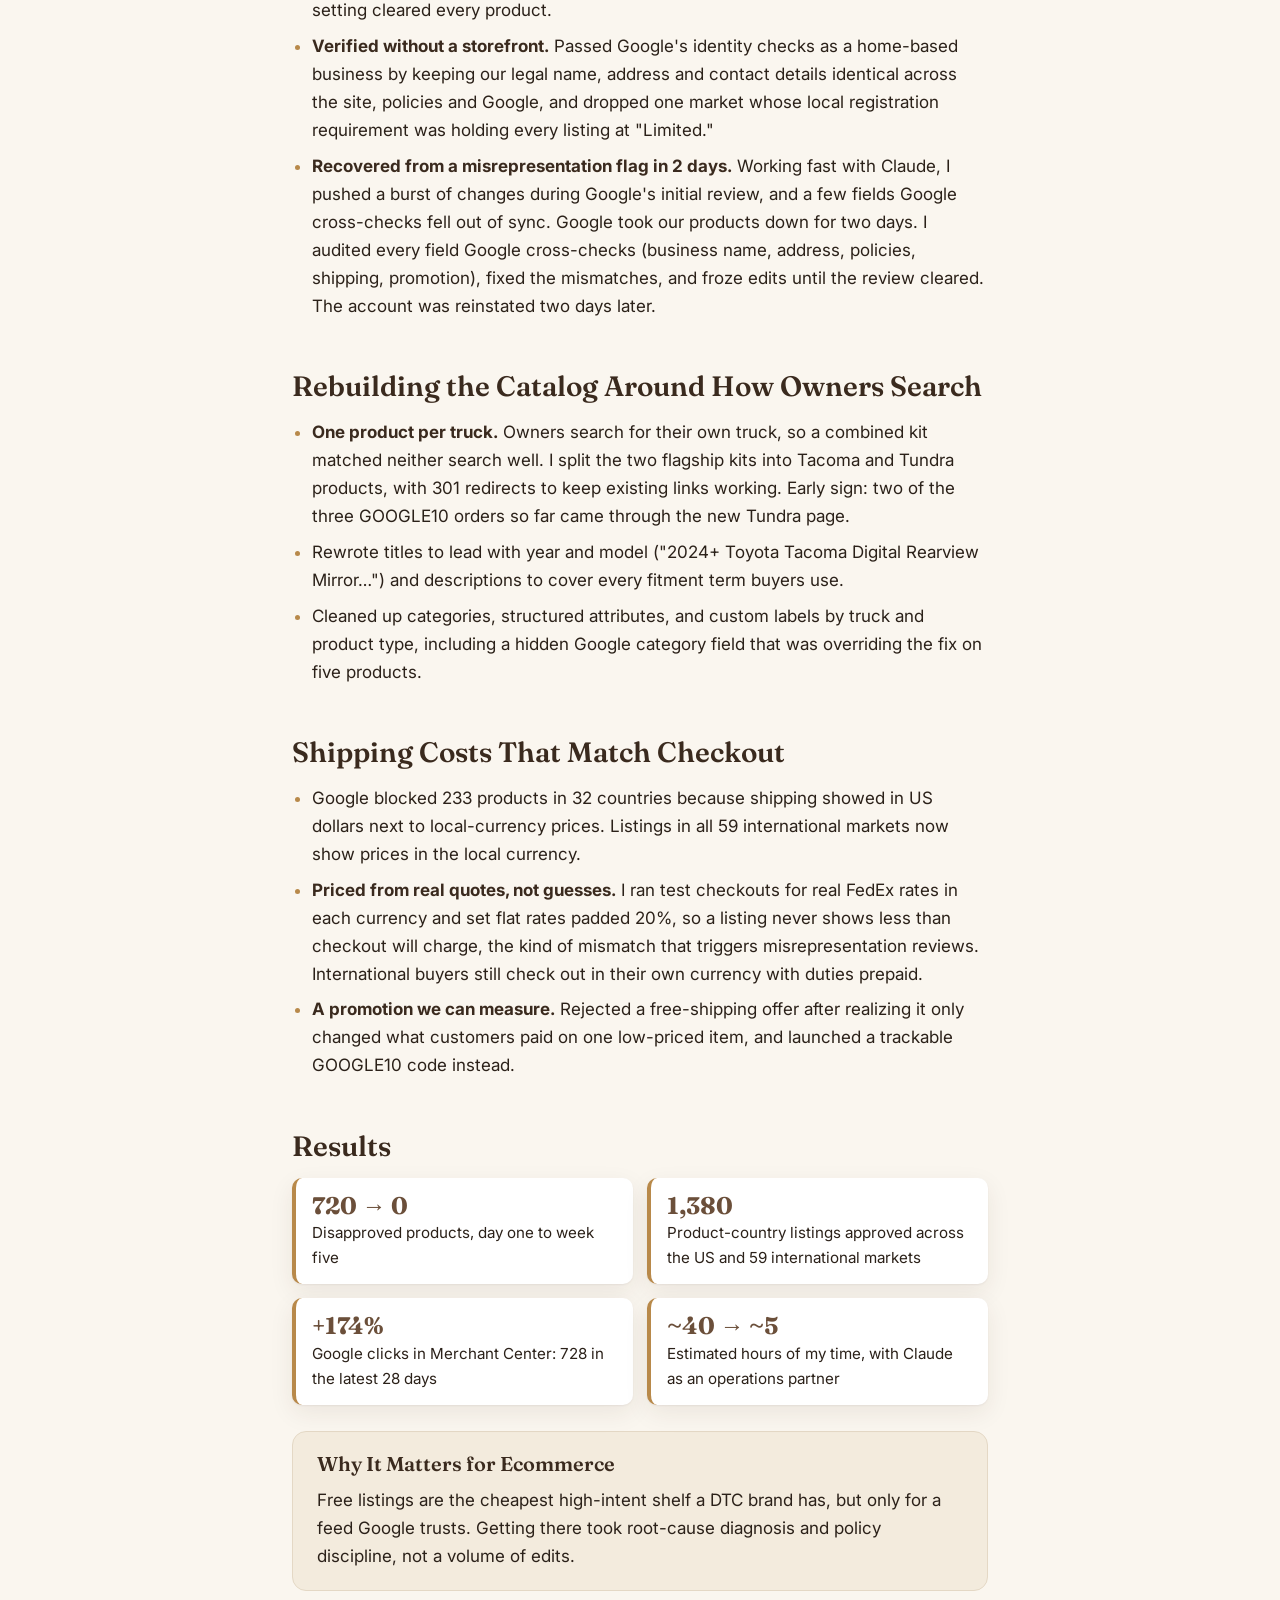
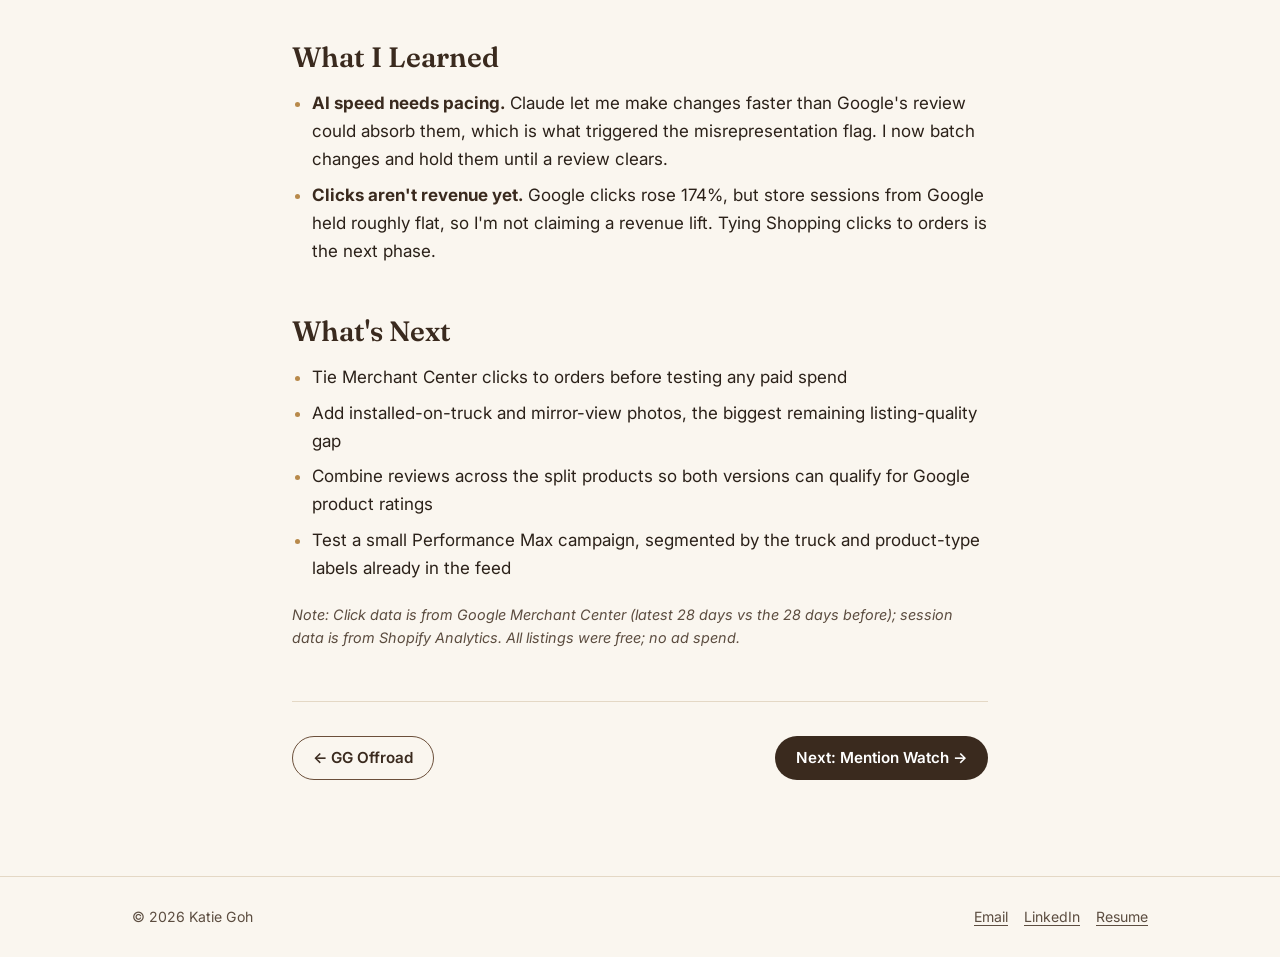
<file: google-shopping.html>
<!doctype html>
<html lang="en">
<head>
  <meta charset="utf-8">
  <meta name="viewport" content="width=device-width, initial-scale=1">
  <title>Launching Google Shopping | Katie Goh</title>
  <meta name="description" content="Case study: taking GG Offroad from a fully blocked Google Merchant Center account to an approved international Shopping catalog in five weeks, at $0 ad spend.">
  <link rel="canonical" href="https://katelyngoh.github.io/career-portfolio/google-shopping.html">
  <meta property="og:type" content="article">
  <meta property="og:title" content="Launching Google Shopping from a Blocked Account">
  <meta property="og:description" content="GG Offroad case study by Katie Goh.">
  <meta property="og:image" content="https://katelyngoh.github.io/career-portfolio/assets/img/social-preview.jpg">
  <link rel="icon" type="image/png" href="assets/img/favicon.png">
  <link rel="apple-touch-icon" href="assets/img/apple-touch-icon.png">
  <link rel="preconnect" href="https://fonts.googleapis.com">
  <link rel="preconnect" href="https://fonts.gstatic.com" crossorigin>
  <link href="https://fonts.googleapis.com/css2?family=Fraunces:opsz,wght@9..144,500;9..144,600&family=Inter:wght@400;500;600;700&display=swap" rel="stylesheet">
  <link rel="stylesheet" href="assets/css/style.css?v=2026-11-03">
</head>
<body>
  <a class="skip-link" href="#main">Skip to content</a>

  <header class="site-header">
    <div class="container">
      <a class="brand" href="index.html" aria-label="Katie Goh, home">
        <img src="assets/img/kg-mark.png" alt="" width="204" height="120">
        <span>Katie Goh</span>
      </a>
      <nav aria-label="Main">
        <ul class="nav">
          <li><a href="index.html">Home</a></li>
          <li><a href="index.html#work" aria-current="page">Work</a></li>
          <li><a href="resume.html">Resume</a></li>
          <li><a href="index.html#contact">Contact</a></li>
        </ul>
      </nav>
    </div>
  </header>

  <main id="main">
    <header class="page-head">
      <div class="container narrow">
        <p class="breadcrumb"><a href="index.html#work">← All work</a></p>
        <h1>Launching Google Shopping from a Blocked Account</h1>
        <p class="lede-sub">Every product was disapproved on day one. Five weeks later the full catalog was approved in the US and 59 international markets, at $0 ad spend.</p>
        <ul class="meta">
          <li><b>Company:</b> GG Offroad (<a href="https://ggoffroad.com" rel="noopener">ggoffroad.com</a>)</li>
          <li><b>Role:</b> Co-Founder, Ecommerce &amp; Growth Lead</li>
          <li><b>Timeline:</b> Sep – Nov 2026</li>
        </ul>
      </div>
    </header>

    <section class="section">
      <div class="container narrow prose">
        <h2 style="margin-top:0">At a Glance</h2>
        <dl class="glance">
          <div><dt>Challenge</dt><dd>Search drove about a third of sales, but every product was blocked from Google Shopping. Get the catalog live internationally as a two-person, home-based brand with no ad budget.</dd></div>
          <div><dt>What I did</dt><dd>Traced the account-level block to one root cause, split the flagship kits into truck-specific products to match how owners search, priced international shipping from real checkout quotes, and got the account reinstated after a misrepresentation flag.</dd></div>
          <div><dt>Results</dt><dd>720 disapproved products to 0, and 1,380 product-country listings approved across 60 countries, none restricted. Google clicks up 174% in the latest 28 days, at $0 ad spend.</dd></div>
          <div><dt>Skills</dt><dd>Google Merchant Center, product feed optimization, search-intent merchandising, international ecommerce, Shopify, AI-assisted operations</dd></div>
        </dl>

        <h2>Context</h2>
        <ul>
          <li>GG Offroad sells camera relocation kits for Toyota Tacoma and Tundra trucks. Search already drove about a third of sales, but none of the catalog appeared in Google Shopping, Google's free product listings.</li>
          <li>I ran the project with Claude as an operations partner: auditing the feed, editing products through the Shopify API, and working through Merchant Center diagnostics with me. <strong>What I estimate would have been a 40-hour project took about 5 hours of my time.</strong></li>
        </ul>

        <h2>Getting and Staying Approved</h2>
        <ul>
          <li><strong>720 products blocked, one root cause.</strong> Google had verified a different web address (our Shopify subdomain) than the one our product feed used. Fixing that single setting cleared every product.</li>
          <li><strong>Verified without a storefront.</strong> Passed Google's identity checks as a home-based business by keeping our legal name, address and contact details identical across the site, policies and Google, and dropped one market whose local registration requirement was holding every listing at "Limited."</li>
          <li><strong>Recovered from a misrepresentation flag in 2 days.</strong> Working fast with Claude, I pushed a burst of changes during Google's initial review, and a few fields Google cross-checks fell out of sync. Google took our products down for two days. I audited every field Google cross-checks (business name, address, policies, shipping, promotion), fixed the mismatches, and froze edits until the review cleared. The account was reinstated two days later.</li>
        </ul>

        <h2>Rebuilding the Catalog Around How Owners Search</h2>
        <ul>
          <li><strong>One product per truck.</strong> Owners search for their own truck, so a combined kit matched neither search well. I split the two flagship kits into Tacoma and Tundra products, with 301 redirects to keep existing links working. Early sign: two of the three GOOGLE10 orders so far came through the new Tundra page.</li>
          <li>Rewrote titles to lead with year and model ("2024+ Toyota Tacoma Digital Rearview Mirror…") and descriptions to cover every fitment term buyers use.</li>
          <li>Cleaned up categories, structured attributes, and custom labels by truck and product type, including a hidden Google category field that was overriding the fix on five products.</li>
        </ul>

        <h2>Shipping Costs That Match Checkout</h2>
        <ul>
          <li>Google blocked 233 products in 32 countries because shipping showed in US dollars next to local-currency prices. Listings in all 59 international markets now show prices in the local currency.</li>
          <li><strong>Priced from real quotes, not guesses.</strong> I ran test checkouts for real FedEx rates in each currency and set flat rates padded 20%, so a listing never shows less than checkout will charge, the kind of mismatch that triggers misrepresentation reviews. International buyers still check out in their own currency with duties prepaid.</li>
          <li><strong>A promotion we can measure.</strong> Rejected a free-shipping offer after realizing it only changed what customers paid on one low-priced item, and launched a trackable GOOGLE10 code instead.</li>
        </ul>

        <h2>Results</h2>
        <ul class="results">
          <li><strong>720 → 0</strong>Disapproved products, day one to week five</li>
          <li><strong>1,380</strong>Product-country listings approved across the US and 59 international markets</li>
          <li><strong>+174%</strong>Google clicks in Merchant Center: 728 in the latest 28 days</li>
          <li><strong>~40 → ~5</strong>Estimated hours of my time, with Claude as an operations partner</li>
        </ul>

        <div class="callout">
          <h3 style="margin-top:0">Why It Matters for Ecommerce</h3>
          <p>Free listings are the cheapest high-intent shelf a DTC brand has, but only for a feed Google trusts. Getting there took root-cause diagnosis and policy discipline, not a volume of edits.</p>
        </div>

        <h2>What I Learned</h2>
        <ul>
          <li><strong>AI speed needs pacing.</strong> Claude let me make changes faster than Google's review could absorb them, which is what triggered the misrepresentation flag. I now batch changes and hold them until a review clears.</li>
          <li><strong>Clicks aren't revenue yet.</strong> Google clicks rose 174%, but store sessions from Google held roughly flat, so I'm not claiming a revenue lift. Tying Shopping clicks to orders is the next phase.</li>
        </ul>

        <h2>What's Next</h2>
        <ul>
          <li>Tie Merchant Center clicks to orders before testing any paid spend</li>
          <li>Add installed-on-truck and mirror-view photos, the biggest remaining listing-quality gap</li>
          <li>Combine reviews across the split products so both versions can qualify for Google product ratings</li>
          <li>Test a small Performance Max campaign, segmented by the truck and product-type labels already in the feed</li>
        </ul>
        <p class="note">Note: Click data is from Google Merchant Center (latest 28 days vs the 28 days before); session data is from Shopify Analytics. All listings were free; no ad spend.</p>

        <nav class="pager" aria-label="More work">
          <a class="btn btn-outline" href="gg-offroad.html">← GG Offroad</a>
          <a class="btn btn-primary" href="mention-watch.html">Next: Mention Watch →</a>
        </nav>
      </div>
    </section>
  </main>

  <footer class="site-footer">
    <div class="container">
      <span>© <span data-year>2026</span> Katie Goh</span>
      <ul>
        <li><a href="mailto:goh.katelyn@gmail.com">Email</a></li>
        <li><a href="https://www.linkedin.com/in/katiegoh/" rel="noopener">LinkedIn</a></li>
        <li><a href="resume.html">Resume</a></li>
      </ul>
    </div>
  </footer>
  <script>document.querySelectorAll('[data-year]').forEach(function (el) { el.textContent = new Date().getFullYear(); });</script>
</body>
</html>
</file>
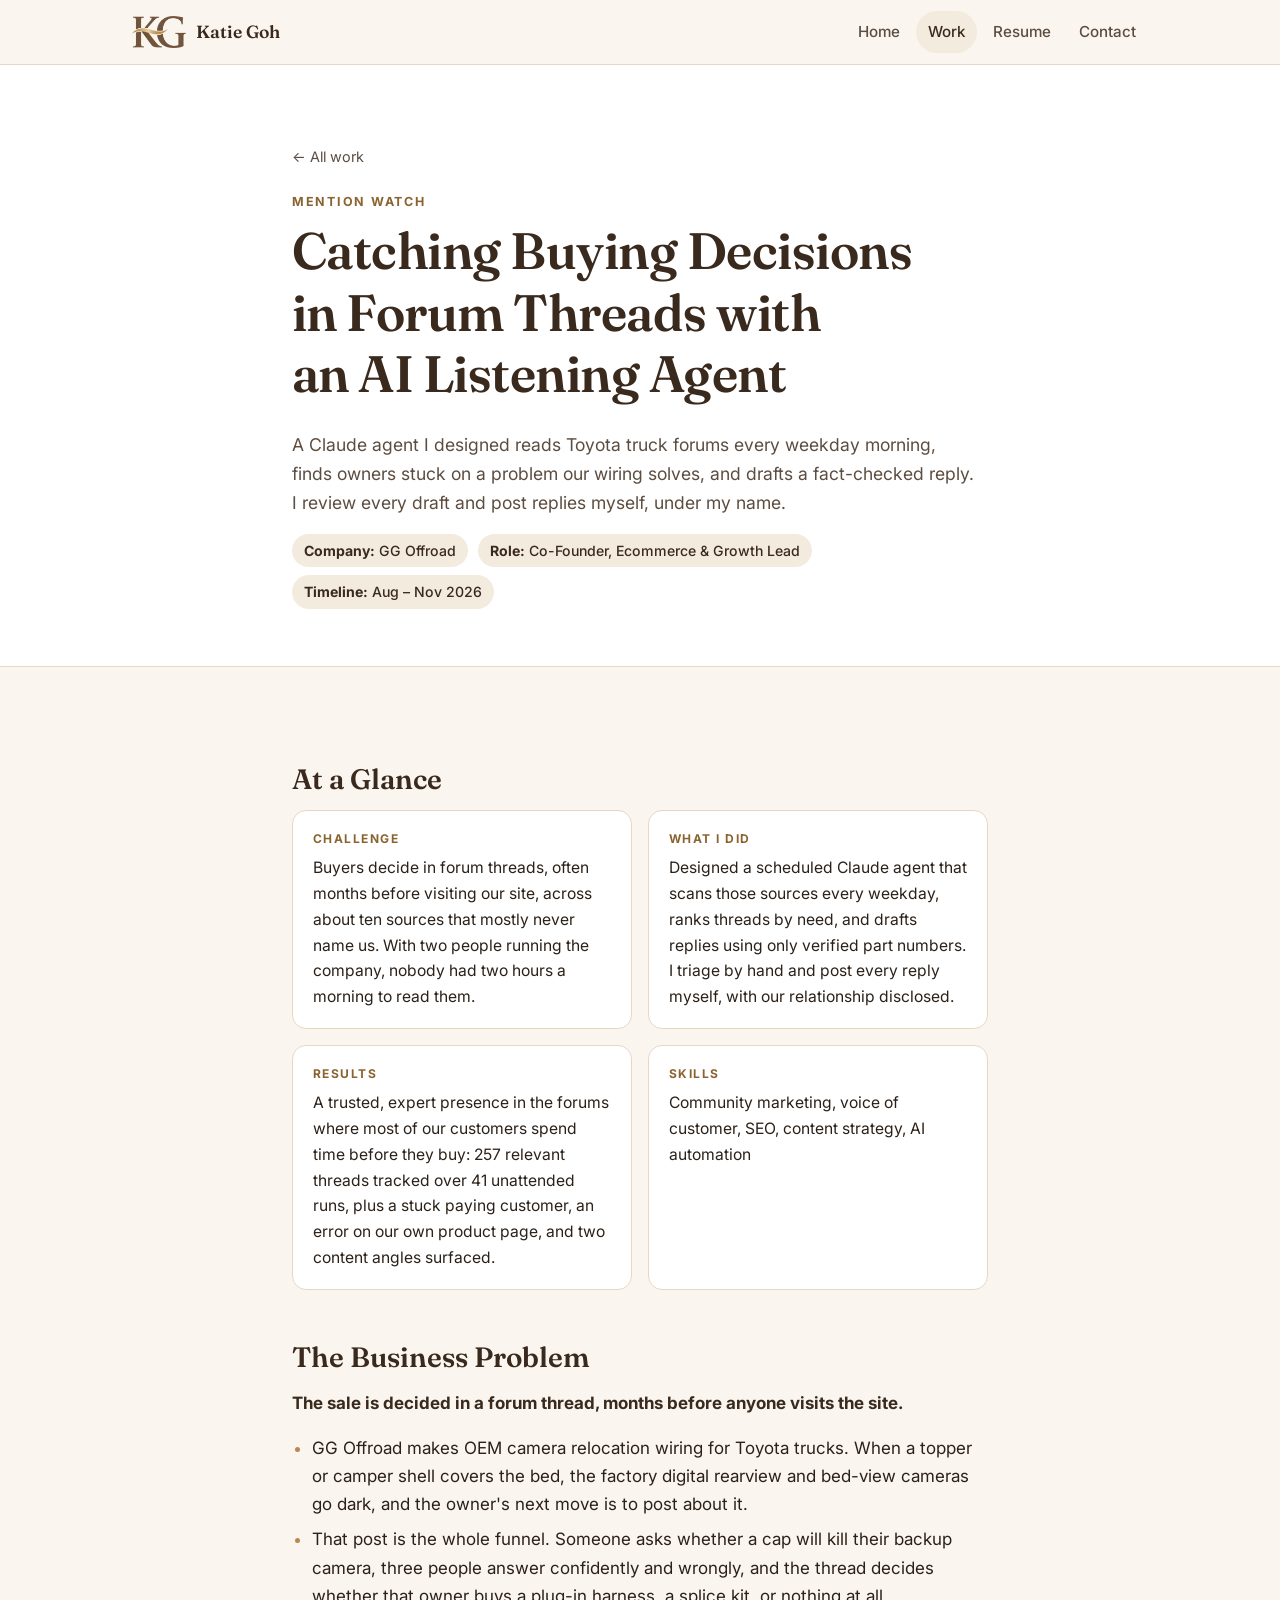
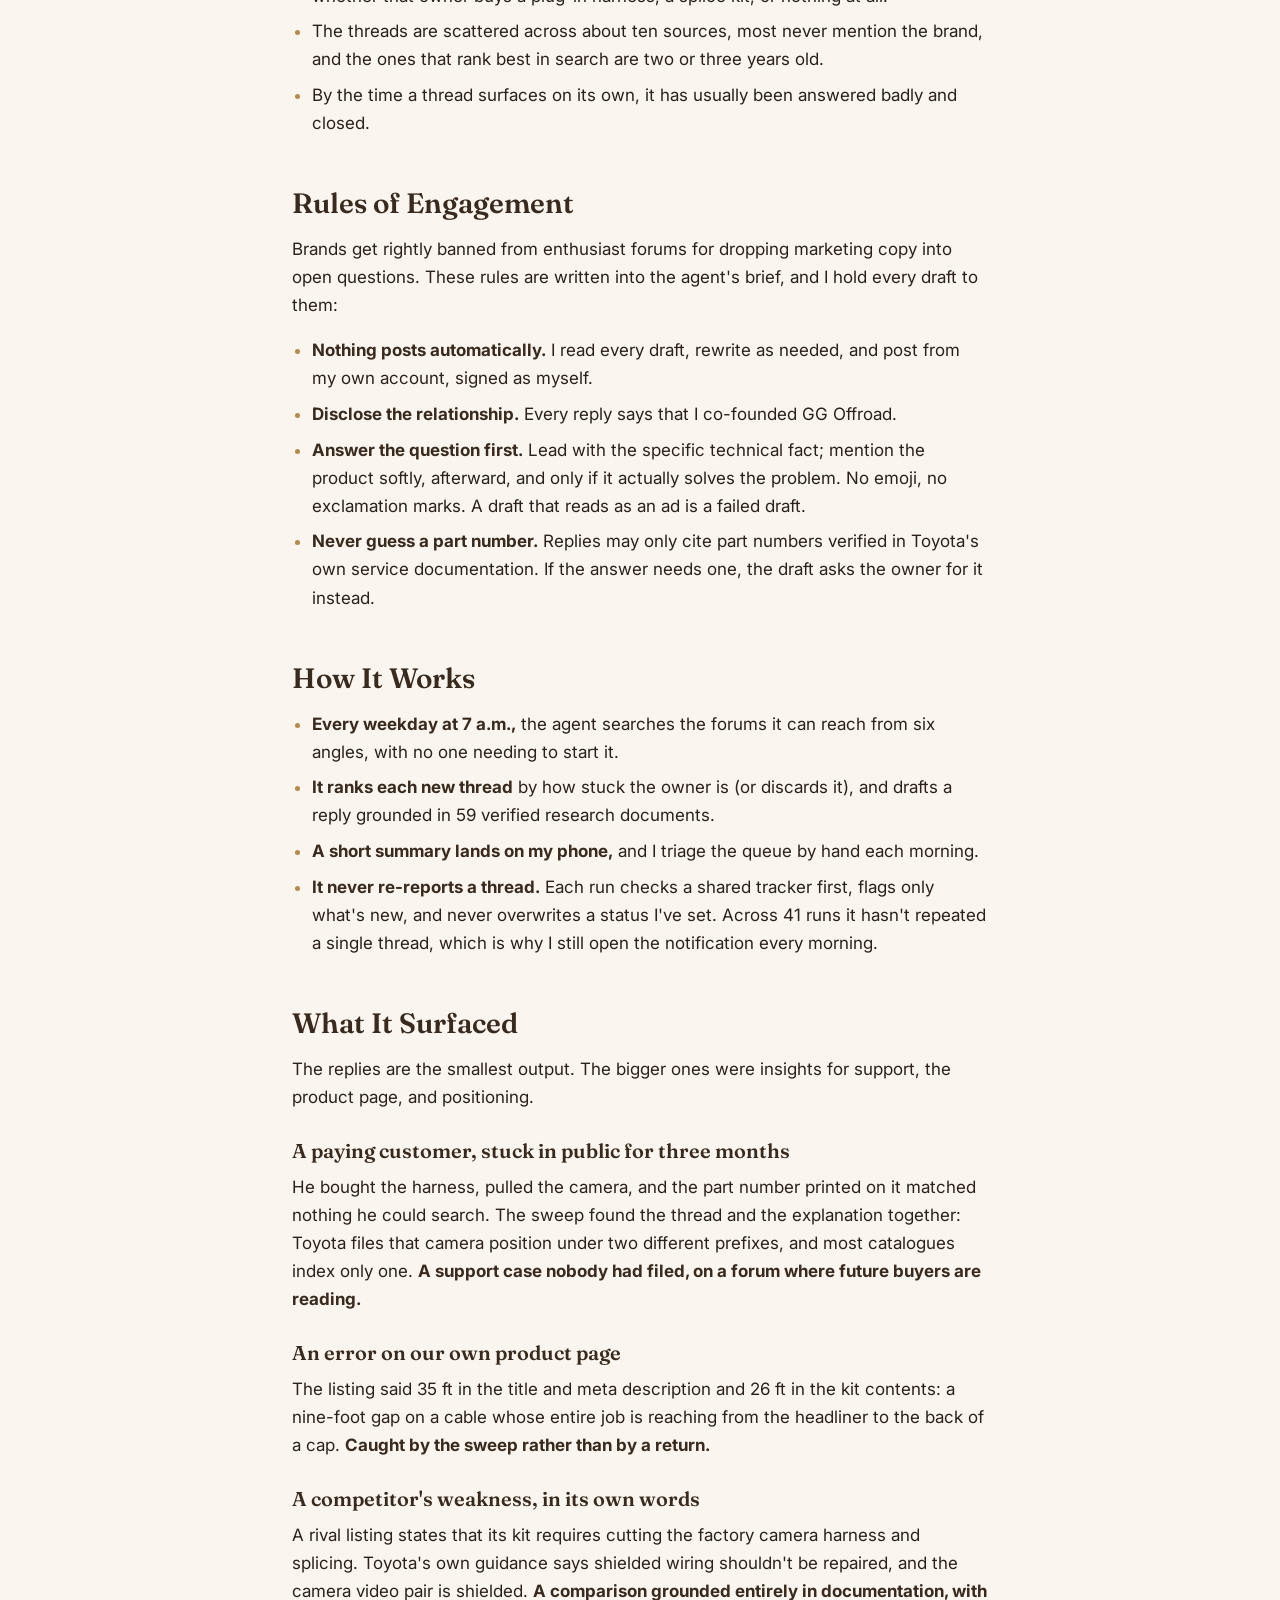
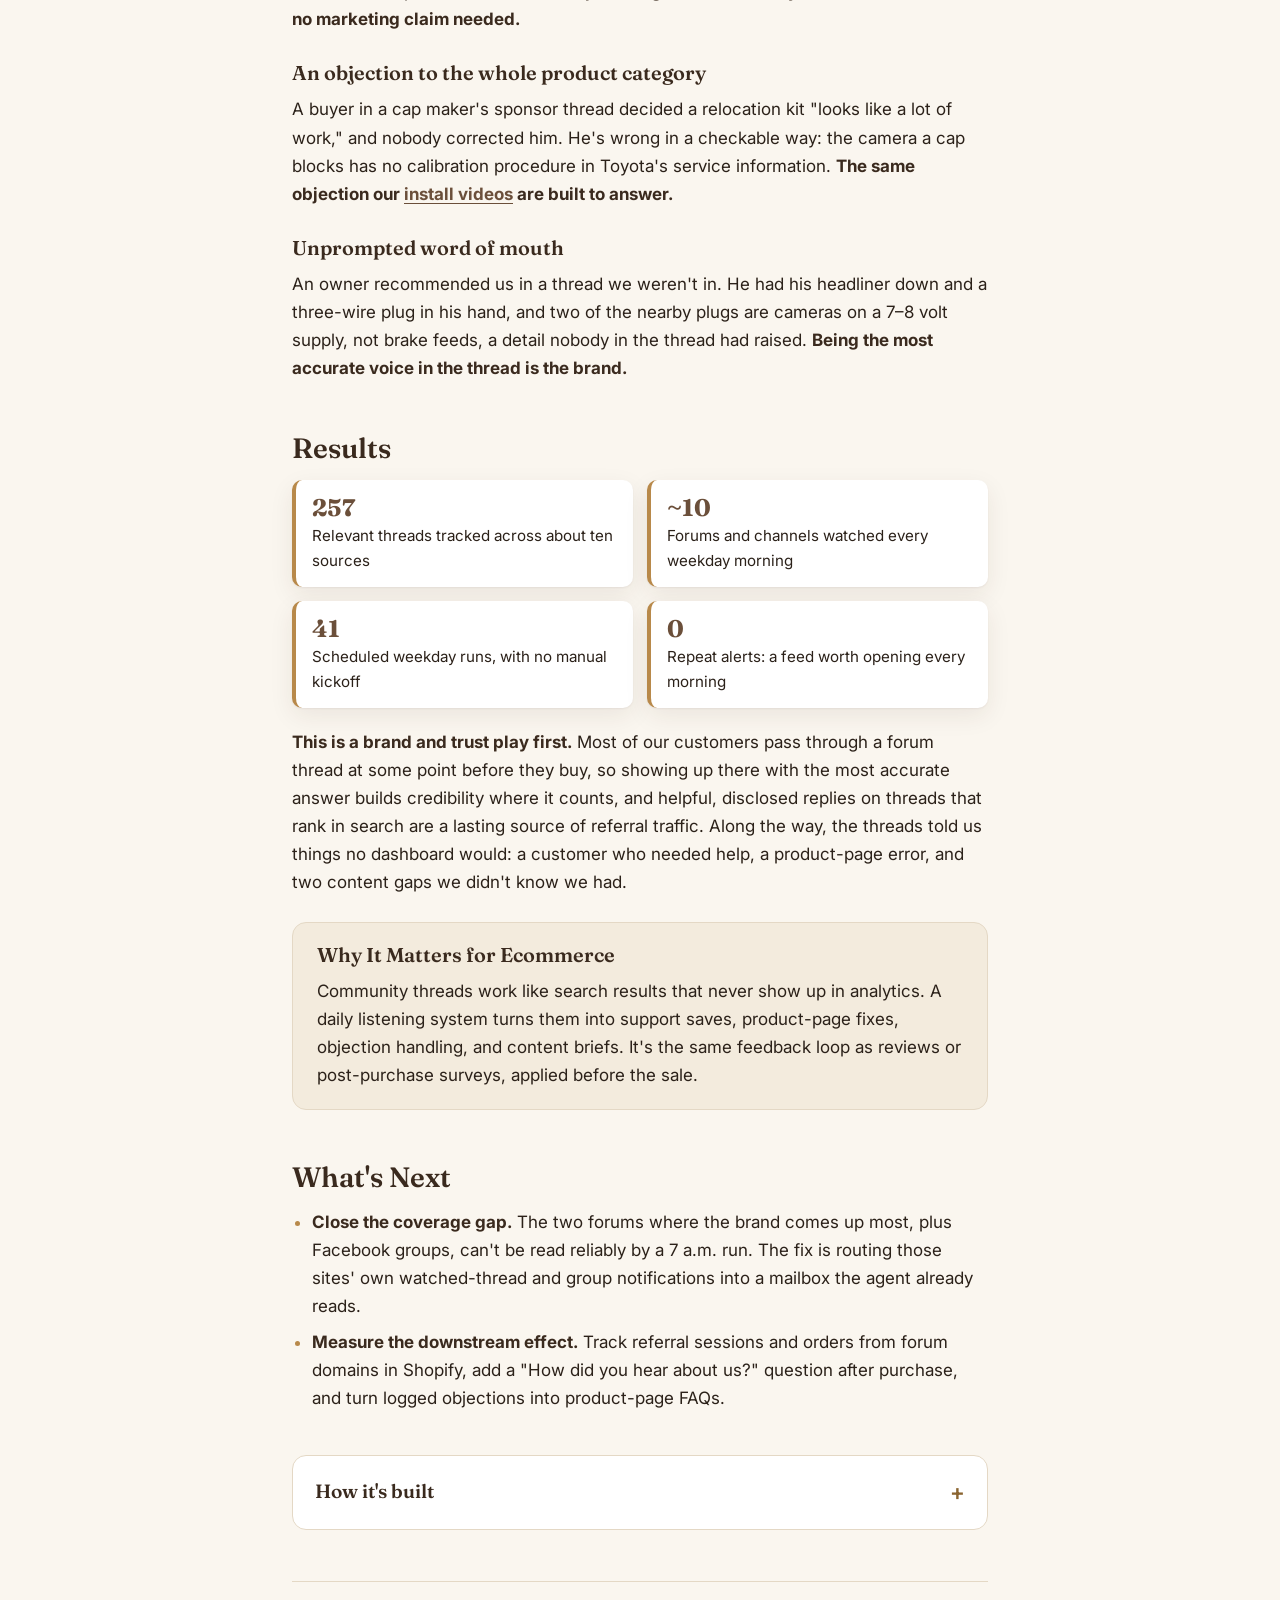
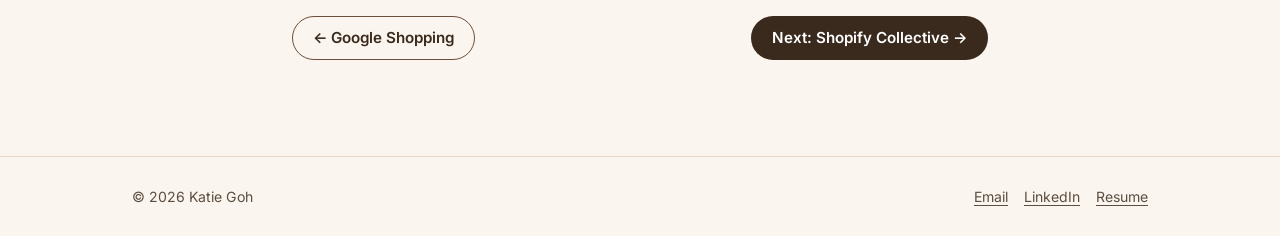
<file: mention-watch.html>
<!doctype html>
<html lang="en">
<head>
  <meta charset="utf-8">
  <meta name="viewport" content="width=device-width, initial-scale=1">
  <title>Mention Watch: An AI Listening Agent | Katie Goh</title>
  <meta name="description" content="Case study: a Claude agent Katie Goh designed to find Toyota truck owners stuck in forum threads and draft fact-checked replies she reviews and posts herself.">
  <link rel="canonical" href="https://katelyngoh.github.io/career-portfolio/mention-watch.html">
  <meta property="og:type" content="article">
  <meta property="og:title" content="Catching Buying Decisions in Forum Threads with an AI Listening Agent">
  <meta property="og:description" content="GG Offroad case study by Katie Goh.">
  <meta property="og:image" content="https://katelyngoh.github.io/career-portfolio/assets/img/social-preview.jpg">
  <link rel="icon" type="image/png" href="assets/img/favicon.png">
  <link rel="apple-touch-icon" href="assets/img/apple-touch-icon.png">
  <link rel="preconnect" href="https://fonts.googleapis.com">
  <link rel="preconnect" href="https://fonts.gstatic.com" crossorigin>
  <link href="https://fonts.googleapis.com/css2?family=Fraunces:opsz,wght@9..144,500;9..144,600&family=Inter:wght@400;500;600;700&display=swap" rel="stylesheet">
  <link rel="stylesheet" href="assets/css/style.css?v=2026-11-03">
</head>
<body>
  <a class="skip-link" href="#main">Skip to content</a>

  <header class="site-header">
    <div class="container">
      <a class="brand" href="index.html" aria-label="Katie Goh, home">
        <img src="assets/img/kg-mark.png" alt="" width="204" height="120">
        <span>Katie Goh</span>
      </a>
      <nav aria-label="Main">
        <ul class="nav">
          <li><a href="index.html">Home</a></li>
          <li><a href="index.html#work" aria-current="page">Work</a></li>
          <li><a href="resume.html">Resume</a></li>
          <li><a href="index.html#contact">Contact</a></li>
        </ul>
      </nav>
    </div>
  </header>

  <main id="main">
    <header class="page-head">
      <div class="container narrow">
        <p class="breadcrumb"><a href="index.html#work">← All work</a></p>
        <span class="kicker">Mention Watch</span>
        <h1>Catching Buying Decisions in Forum Threads with an AI Listening Agent</h1>
        <p class="lede-sub">A Claude agent I designed reads Toyota truck forums every weekday morning, finds owners stuck on a problem our wiring solves, and drafts a fact-checked reply. I review every draft and post replies myself, under my name.</p>
        <ul class="meta">
          <li><b>Company:</b> GG Offroad</li>
          <li><b>Role:</b> Co-Founder, Ecommerce &amp; Growth Lead</li>
          <li><b>Timeline:</b> Aug – Nov 2026</li>
        </ul>
      </div>
    </header>

    <section class="section">
      <div class="container narrow prose">
        <h2 style="margin-top:0">At a Glance</h2>
        <dl class="glance">
          <div><dt>Challenge</dt><dd>Buyers decide in forum threads, often months before visiting our site, across about ten sources that mostly never name us. With two people running the company, nobody had two hours a morning to read them.</dd></div>
          <div><dt>What I did</dt><dd>Designed a scheduled Claude agent that scans those sources every weekday, ranks threads by need, and drafts replies using only verified part numbers. I triage by hand and post every reply myself, with our relationship disclosed.</dd></div>
          <div><dt>Results</dt><dd>A trusted, expert presence in the forums where most of our customers spend time before they buy: 257 relevant threads tracked over 41 unattended runs, plus a stuck paying customer, an error on our own product page, and two content angles surfaced.</dd></div>
          <div><dt>Skills</dt><dd>Community marketing, voice of customer, SEO, content strategy, AI automation</dd></div>
        </dl>

        <h2>The Business Problem</h2>
        <p><strong>The sale is decided in a forum thread, months before anyone visits the site.</strong></p>
        <ul>
          <li>GG Offroad makes OEM camera relocation wiring for Toyota trucks. When a topper or camper shell covers the bed, the factory digital rearview and bed-view cameras go dark, and the owner's next move is to post about it.</li>
          <li>That post is the whole funnel. Someone asks whether a cap will kill their backup camera, three people answer confidently and wrongly, and the thread decides whether that owner buys a plug-in harness, a splice kit, or nothing at all.</li>
          <li>The threads are scattered across about ten sources, most never mention the brand, and the ones that rank best in search are two or three years old.</li>
          <li>By the time a thread surfaces on its own, it has usually been answered badly and closed.</li>
        </ul>

        <h2>Rules of Engagement</h2>
        <p>Brands get rightly banned from enthusiast forums for dropping marketing copy into open questions. These rules are written into the agent's brief, and I hold every draft to them:</p>
        <ul>
          <li><strong>Nothing posts automatically.</strong> I read every draft, rewrite as needed, and post from my own account, signed as myself.</li>
          <li><strong>Disclose the relationship.</strong> Every reply says that I co-founded GG Offroad.</li>
          <li><strong>Answer the question first.</strong> Lead with the specific technical fact; mention the product softly, afterward, and only if it actually solves the problem. No emoji, no exclamation marks. A draft that reads as an ad is a failed draft.</li>
          <li><strong>Never guess a part number.</strong> Replies may only cite part numbers verified in Toyota's own service documentation. If the answer needs one, the draft asks the owner for it instead.</li>
        </ul>

        <h2>How It Works</h2>
        <ul>
          <li><strong>Every weekday at 7 a.m.,</strong> the agent searches the forums it can reach from six angles, with no one needing to start it.</li>
          <li><strong>It ranks each new thread</strong> by how stuck the owner is (or discards it), and drafts a reply grounded in 59 verified research documents.</li>
          <li><strong>A short summary lands on my phone,</strong> and I triage the queue by hand each morning.</li>
          <li><strong>It never re-reports a thread.</strong> Each run checks a shared tracker first, flags only what's new, and never overwrites a status I've set. Across 41 runs it hasn't repeated a single thread, which is why I still open the notification every morning.</li>
        </ul>

        <h2>What It Surfaced</h2>
        <p>The replies are the smallest output. The bigger ones were insights for support, the product page, and positioning.</p>

        <h3>A paying customer, stuck in public for three months</h3>
        <p>He bought the harness, pulled the camera, and the part number printed on it matched nothing he could search. The sweep found the thread and the explanation together: Toyota files that camera position under two different prefixes, and most catalogues index only one. <strong>A support case nobody had filed, on a forum where future buyers are reading.</strong></p>

        <h3>An error on our own product page</h3>
        <p>The listing said 35 ft in the title and meta description and 26 ft in the kit contents: a nine-foot gap on a cable whose entire job is reaching from the headliner to the back of a cap. <strong>Caught by the sweep rather than by a return.</strong></p>

        <h3>A competitor's weakness, in its own words</h3>
        <p>A rival listing states that its kit requires cutting the factory camera harness and splicing. Toyota's own guidance says shielded wiring shouldn't be repaired, and the camera video pair is shielded. <strong>A comparison grounded entirely in documentation, with no marketing claim needed.</strong></p>

        <h3>An objection to the whole product category</h3>
        <p>A buyer in a cap maker's sponsor thread decided a relocation kit "looks like a lot of work," and nobody corrected him. He's wrong in a checkable way: the camera a cap blocks has no calibration procedure in Toyota's service information. <strong>The same objection our <a href="gg-offroad.html">install videos</a> are built to answer.</strong></p>

        <h3>Unprompted word of mouth</h3>
        <p>An owner recommended us in a thread we weren't in. He had his headliner down and a three-wire plug in his hand, and two of the nearby plugs are cameras on a 7–8 volt supply, not brake feeds, a detail nobody in the thread had raised. <strong>Being the most accurate voice in the thread is the brand.</strong></p>

        <h2>Results</h2>
        <ul class="results">
          <li><strong>257</strong>Relevant threads tracked across about ten sources</li>
          <li><strong>~10</strong>Forums and channels watched every weekday morning</li>
          <li><strong>41</strong>Scheduled weekday runs, with no manual kickoff</li>
          <li><strong>0</strong>Repeat alerts: a feed worth opening every morning</li>
        </ul>
        <p><strong>This is a brand and trust play first.</strong> Most of our customers pass through a forum thread at some point before they buy, so showing up there with the most accurate answer builds credibility where it counts, and helpful, disclosed replies on threads that rank in search are a lasting source of referral traffic. Along the way, the threads told us things no dashboard would: a customer who needed help, a product-page error, and two content gaps we didn't know we had.</p>

        <div class="callout">
          <h3 style="margin-top:0">Why It Matters for Ecommerce</h3>
          <p>Community threads work like search results that never show up in analytics. A daily listening system turns them into support saves, product-page fixes, objection handling, and content briefs. It's the same feedback loop as reviews or post-purchase surveys, applied before the sale.</p>
        </div>

        <h2>What's Next</h2>
        <ul>
          <li><strong>Close the coverage gap.</strong> The two forums where the brand comes up most, plus Facebook groups, can't be read reliably by a 7 a.m. run. The fix is routing those sites' own watched-thread and group notifications into a mailbox the agent already reads.</li>
          <li><strong>Measure the downstream effect.</strong> Track referral sessions and orders from forum domains in Shopify, add a "How did you hear about us?" question after purchase, and turn logged objections into product-page FAQs.</li>
        </ul>

        <details class="howbuilt">
          <summary>How it's built</summary>
          <p><strong>I designed and run this system; Claude writes and executes the code.</strong> My part is the brief, the editorial and accuracy rules, the tracking model, testing which sources the agent can reach, fixing the failures each run exposed, and reviewing every reply.</p>
          <ul>
            <li><strong>Memory lives in the tracker.</strong> Each scheduled run starts fresh, so the tracker page it publishes doubles as its memory: 257 thread records that serve as the dedupe list, the work queue, and the record of what I've handled. Five statuses are set only by me, and every run must leave them untouched.</li>
            <li><strong>Coverage was mapped, not assumed.</strong> I tested each source and recorded the result with the date it was verified, so runs stop rediscovering the same limits. Four forums are covered fully; YouTube videos are logged without drafts; Reddit isn't yet worth the effort; Facebook and Instagram groups are out of reach.</li>
            <li><strong>Built for nobody being awake.</strong> Every limit was found by a run breaking, then fixed in the spec, so an unattended run doesn't stall waiting for a human or fail at the last step.</li>
          </ul>
          <p>Building with AI, for me, means saying precisely what a system must do, what it must never do, and how I'll know which one happened, then keeping it honest once it runs without me. An automation that's allowed to guess in public is a liability with a schedule attached.</p>
        </details>

        <nav class="pager" aria-label="More work">
          <a class="btn btn-outline" href="google-shopping.html">← Google Shopping</a>
          <a class="btn btn-primary" href="shopify-collective.html">Next: Shopify Collective →</a>
        </nav>
      </div>
    </section>
  </main>

  <footer class="site-footer">
    <div class="container">
      <span>© <span data-year>2026</span> Katie Goh</span>
      <ul>
        <li><a href="mailto:goh.katelyn@gmail.com">Email</a></li>
        <li><a href="https://www.linkedin.com/in/katiegoh/" rel="noopener">LinkedIn</a></li>
        <li><a href="resume.html">Resume</a></li>
      </ul>
    </div>
  </footer>
  <script>document.querySelectorAll('[data-year]').forEach(function (el) { el.textContent = new Date().getFullYear(); });</script>
</body>
</html>
</file>
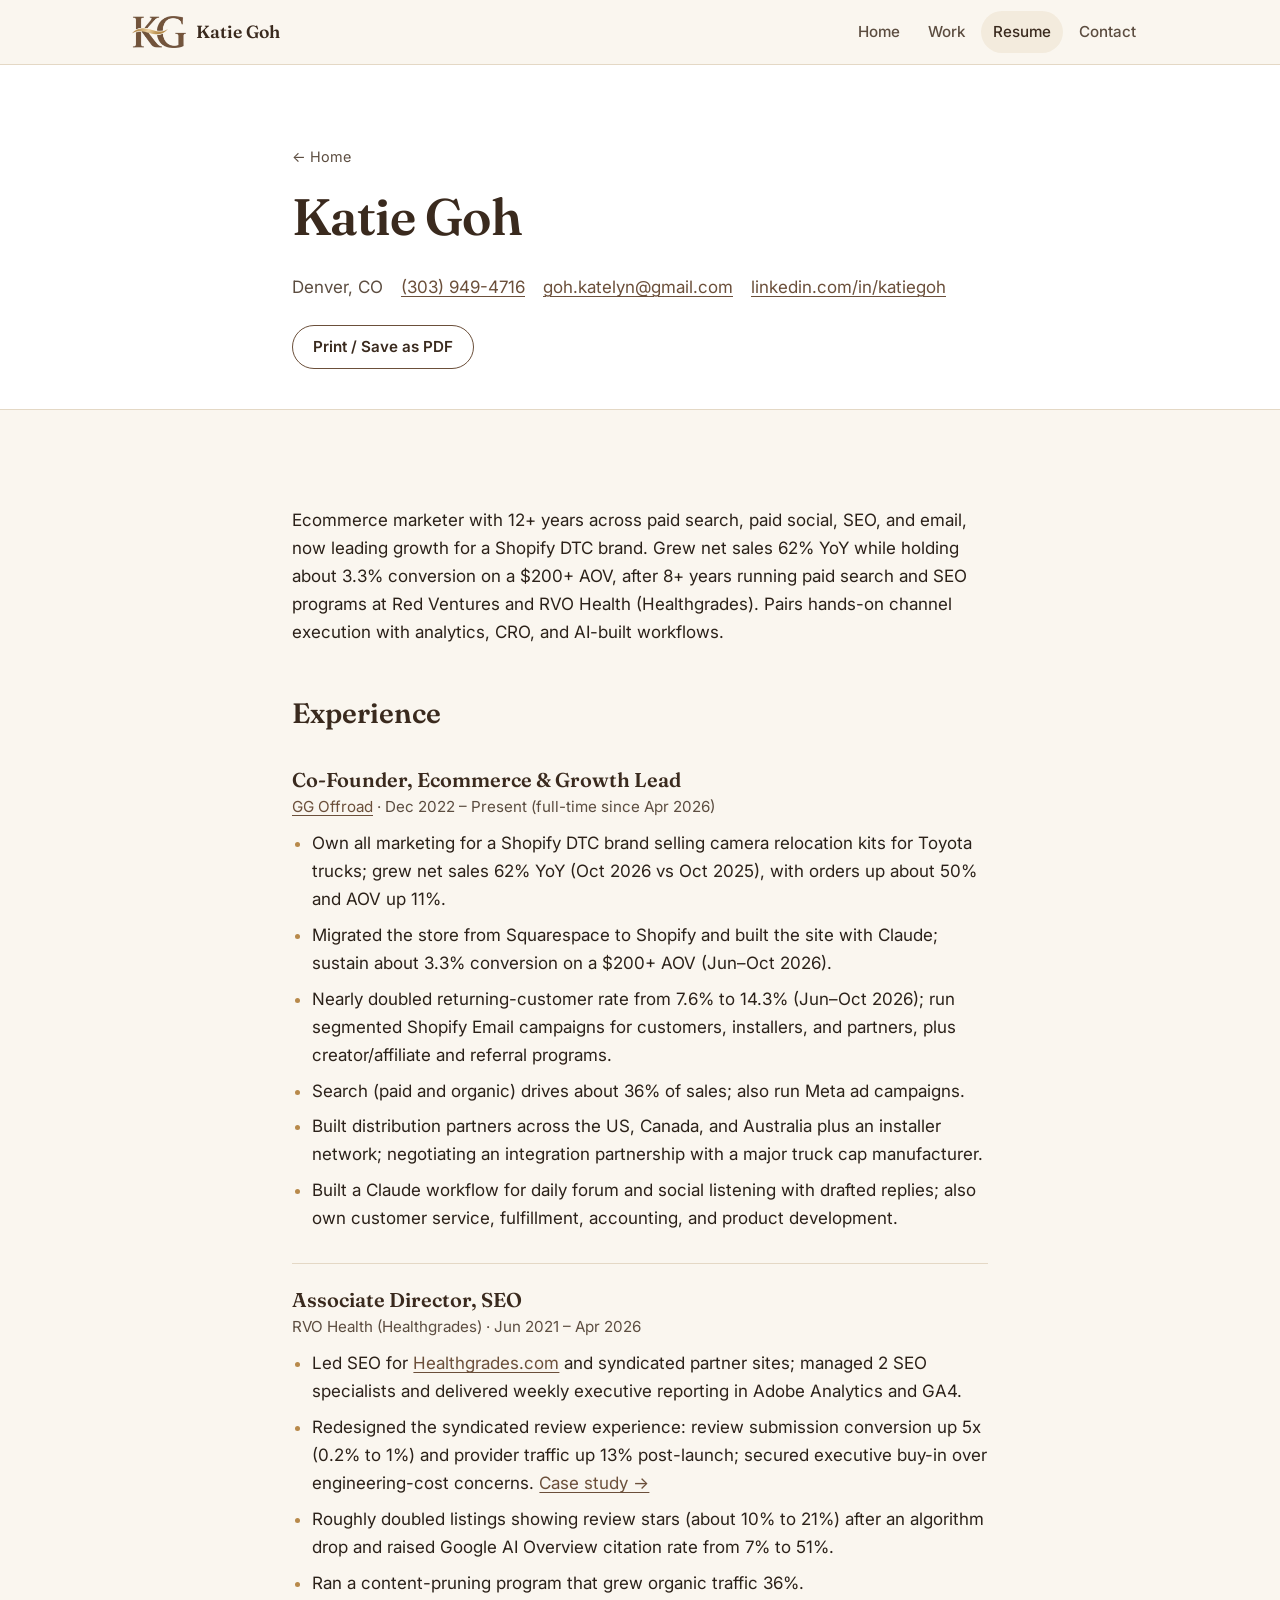
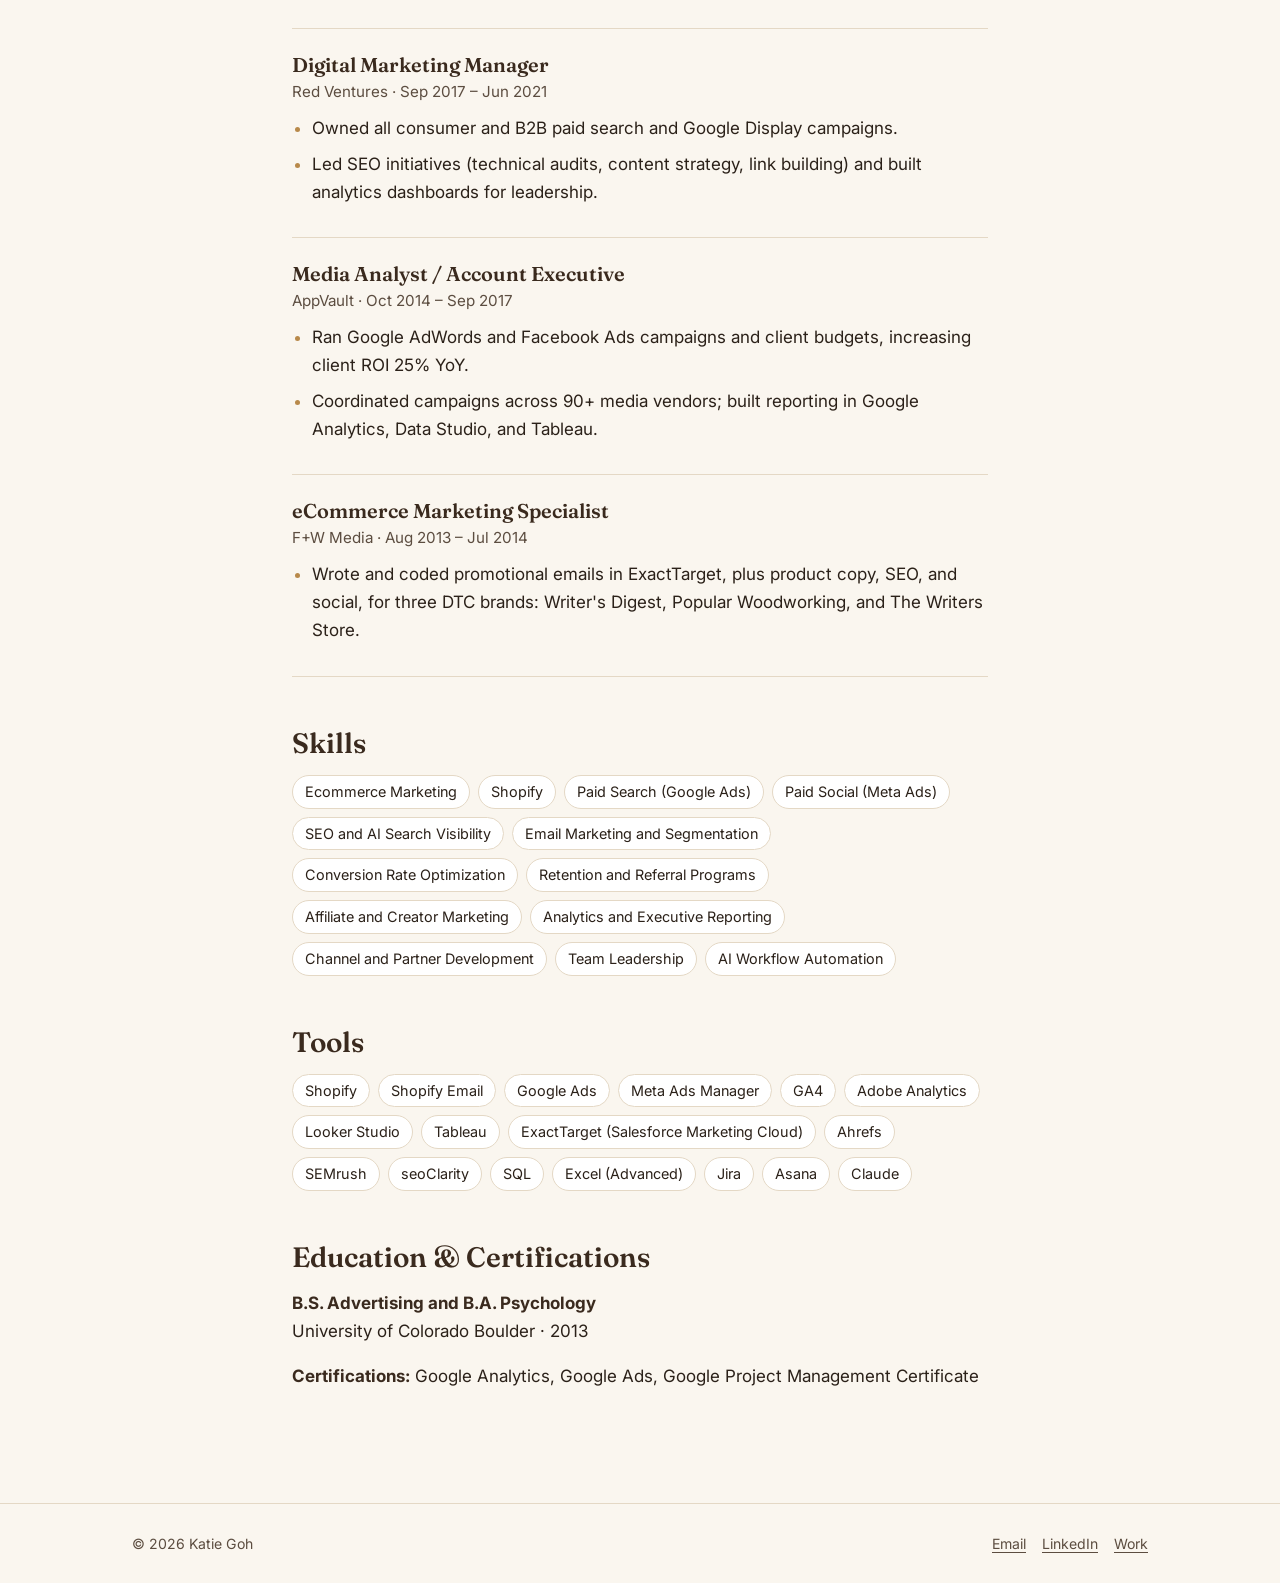
<file: resume.html>
<!doctype html>
<html lang="en">
<head>
  <meta charset="utf-8">
  <meta name="viewport" content="width=device-width, initial-scale=1">
  <title>Resume | Katie Goh</title>
  <meta name="description" content="Resume of Katie Goh: ecommerce marketer with 12+ years across paid search, paid social, SEO, and email.">
  <link rel="canonical" href="https://katelyngoh.github.io/career-portfolio/resume.html">
  <meta property="og:type" content="profile">
  <meta property="og:title" content="Resume | Katie Goh">
  <meta property="og:description" content="Ecommerce marketer with 12+ years across paid search, paid social, SEO, and email.">
  <meta property="og:image" content="https://katelyngoh.github.io/career-portfolio/assets/img/social-preview.jpg">
  <link rel="icon" type="image/png" href="assets/img/favicon.png">
  <link rel="apple-touch-icon" href="assets/img/apple-touch-icon.png">
  <link rel="preconnect" href="https://fonts.googleapis.com">
  <link rel="preconnect" href="https://fonts.gstatic.com" crossorigin>
  <link href="https://fonts.googleapis.com/css2?family=Fraunces:opsz,wght@9..144,500;9..144,600&family=Inter:wght@400;500;600;700&display=swap" rel="stylesheet">
  <link rel="stylesheet" href="assets/css/style.css?v=2026-11-03">
</head>
<body>
  <a class="skip-link" href="#main">Skip to content</a>

  <header class="site-header">
    <div class="container">
      <a class="brand" href="index.html" aria-label="Katie Goh, home">
        <img src="assets/img/kg-mark.png" alt="" width="204" height="120">
        <span>Katie Goh</span>
      </a>
      <nav aria-label="Main">
        <ul class="nav">
          <li><a href="index.html">Home</a></li>
          <li><a href="index.html#work">Work</a></li>
          <li><a href="resume.html" aria-current="page">Resume</a></li>
          <li><a href="index.html#contact">Contact</a></li>
        </ul>
      </nav>
    </div>
  </header>

  <main id="main">
    <header class="page-head">
      <div class="container narrow">
        <p class="breadcrumb"><a href="index.html">← Home</a></p>
        <h1>Katie Goh</h1>
        <ul class="resume-contact">
          <li>Denver, CO</li>
          <li><a href="tel:+13039494716">(303) 949-4716</a></li>
          <li><a href="mailto:goh.katelyn@gmail.com">goh.katelyn@gmail.com</a></li>
          <li><a href="https://www.linkedin.com/in/katiegoh/" rel="noopener">linkedin.com/in/katiegoh</a></li>
        </ul>
        <div class="btn-row no-print" style="margin-top:1.4em">
          <button class="btn btn-outline" type="button" onclick="window.print()">Print / Save as PDF</button>
        </div>
      </div>
    </header>

    <section class="section">
      <div class="container narrow prose">
        <p>Ecommerce marketer with 12+ years across paid search, paid social, SEO, and email, now leading growth for a Shopify DTC brand. Grew net sales 62% YoY while holding about 3.3% conversion on a $200+ AOV, after 8+ years running paid search and SEO programs at Red Ventures and RVO Health (Healthgrades). Pairs hands-on channel execution with analytics, CRO, and AI-built workflows.</p>

        <h2>Experience</h2>

        <div class="job">
          <h3>Co-Founder, Ecommerce &amp; Growth Lead</h3>
          <p class="where"><a href="gg-offroad.html">GG Offroad</a> · Dec 2022 – Present (full-time since Apr 2026)</p>
          <ul>
            <li>Own all marketing for a Shopify DTC brand selling camera relocation kits for Toyota trucks; grew net sales 62% YoY (Oct 2026 vs Oct 2025), with orders up about 50% and AOV up 11%.</li>
            <li>Migrated the store from Squarespace to Shopify and built the site with Claude; sustain about 3.3% conversion on a $200+ AOV (Jun–Oct 2026).</li>
            <li>Nearly doubled returning-customer rate from 7.6% to 14.3% (Jun–Oct 2026); run segmented Shopify Email campaigns for customers, installers, and partners, plus creator/affiliate and referral programs.</li>
            <li>Search (paid and organic) drives about 36% of sales; also run Meta ad campaigns.</li>
            <li>Built distribution partners across the US, Canada, and Australia plus an installer network; negotiating an integration partnership with a major truck cap manufacturer.</li>
            <li>Built a Claude workflow for daily forum and social listening with drafted replies; also own customer service, fulfillment, accounting, and product development.</li>
          </ul>
        </div>

        <div class="job">
          <h3>Associate Director, SEO</h3>
          <p class="where">RVO Health (Healthgrades) · Jun 2021 – Apr 2026</p>
          <ul>
            <li>Led SEO for <a href="https://www.healthgrades.com" rel="noopener">Healthgrades.com</a> and syndicated partner sites; managed 2 SEO specialists and delivered weekly executive reporting in Adobe Analytics and GA4.</li>
            <li>Redesigned the syndicated review experience: review submission conversion up 5x (0.2% to 1%) and provider traffic up 13% post-launch; secured executive buy-in over engineering-cost concerns. <a href="syndicated-reviews.html">Case study →</a></li>
            <li>Roughly doubled listings showing review stars (about 10% to 21%) after an algorithm drop and raised Google AI Overview citation rate from 7% to 51%.</li>
            <li>Ran a content-pruning program that grew organic traffic 36%.</li>
          </ul>
        </div>

        <div class="job">
          <h3>Digital Marketing Manager</h3>
          <p class="where">Red Ventures · Sep 2017 – Jun 2021</p>
          <ul>
            <li>Owned all consumer and B2B paid search and Google Display campaigns.</li>
            <li>Led SEO initiatives (technical audits, content strategy, link building) and built analytics dashboards for leadership.</li>
          </ul>
        </div>

        <div class="job">
          <h3>Media Analyst / Account Executive</h3>
          <p class="where">AppVault · Oct 2014 – Sep 2017</p>
          <ul>
            <li>Ran Google AdWords and Facebook Ads campaigns and client budgets, increasing client ROI 25% YoY.</li>
            <li>Coordinated campaigns across 90+ media vendors; built reporting in Google Analytics, Data Studio, and Tableau.</li>
          </ul>
        </div>

        <div class="job">
          <h3>eCommerce Marketing Specialist</h3>
          <p class="where">F+W Media · Aug 2013 – Jul 2014</p>
          <ul>
            <li>Wrote and coded promotional emails in ExactTarget, plus product copy, SEO, and social, for three DTC brands: Writer's Digest, Popular Woodworking, and The Writers Store.</li>
          </ul>
        </div>

        <h2>Skills</h2>
        <ul class="tags">
          <li>Ecommerce Marketing</li><li>Shopify</li><li>Paid Search (Google Ads)</li><li>Paid Social (Meta Ads)</li>
          <li>SEO and AI Search Visibility</li><li>Email Marketing and Segmentation</li><li>Conversion Rate Optimization</li>
          <li>Retention and Referral Programs</li><li>Affiliate and Creator Marketing</li><li>Analytics and Executive Reporting</li>
          <li>Channel and Partner Development</li><li>Team Leadership</li><li>AI Workflow Automation</li>
        </ul>

        <h2>Tools</h2>
        <ul class="tags">
          <li>Shopify</li><li>Shopify Email</li><li>Google Ads</li><li>Meta Ads Manager</li><li>GA4</li><li>Adobe Analytics</li>
          <li>Looker Studio</li><li>Tableau</li><li>ExactTarget (Salesforce Marketing Cloud)</li><li>Ahrefs</li><li>SEMrush</li>
          <li>seoClarity</li><li>SQL</li><li>Excel (Advanced)</li><li>Jira</li><li>Asana</li><li>Claude</li>
        </ul>

        <h2>Education &amp; Certifications</h2>
        <p><strong>B.S. Advertising and B.A. Psychology</strong><br>University of Colorado Boulder · 2013</p>
        <p><strong>Certifications:</strong> Google Analytics, Google Ads, Google Project Management Certificate</p>
      </div>
    </section>
  </main>

  <footer class="site-footer">
    <div class="container">
      <span>© <span data-year>2026</span> Katie Goh</span>
      <ul>
        <li><a href="mailto:goh.katelyn@gmail.com">Email</a></li>
        <li><a href="https://www.linkedin.com/in/katiegoh/" rel="noopener">LinkedIn</a></li>
        <li><a href="index.html#work">Work</a></li>
      </ul>
    </div>
  </footer>
  <script>document.querySelectorAll('[data-year]').forEach(function (el) { el.textContent = new Date().getFullYear(); });</script>
</body>
</html>
</file>
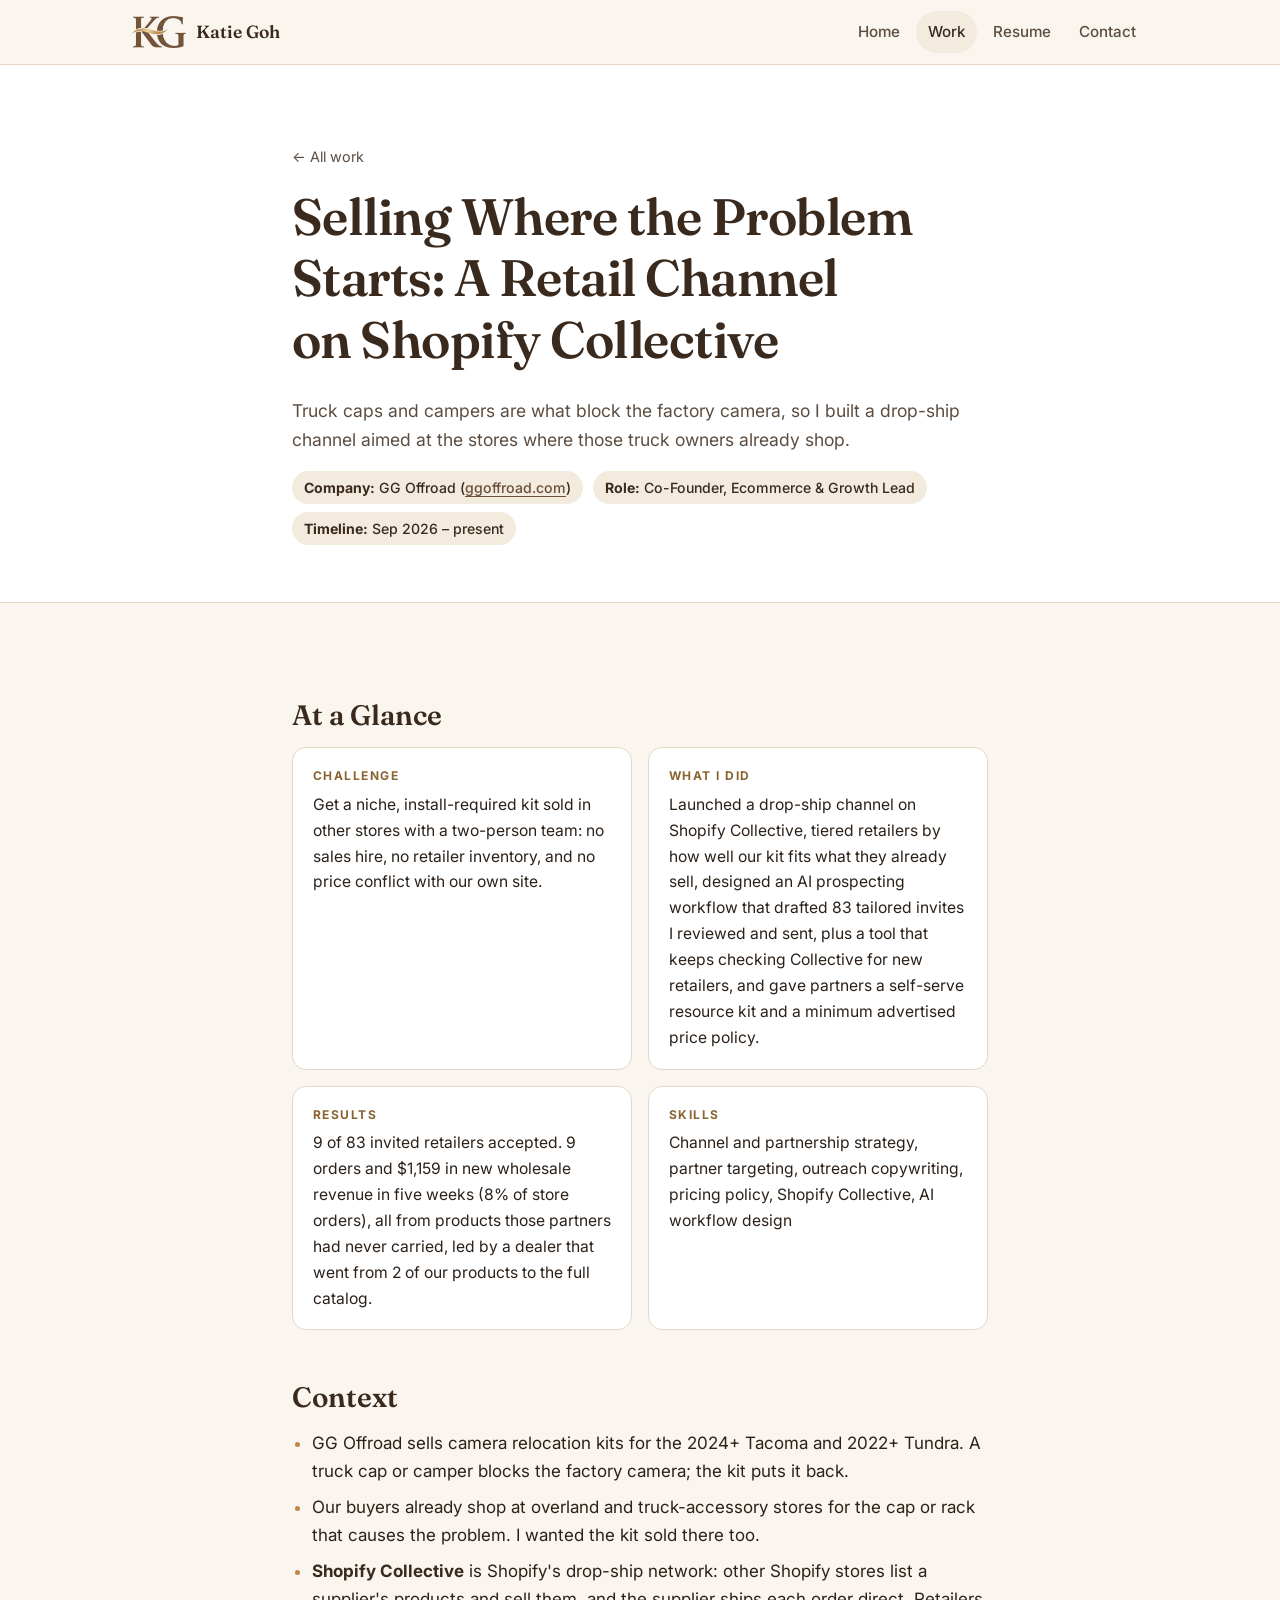
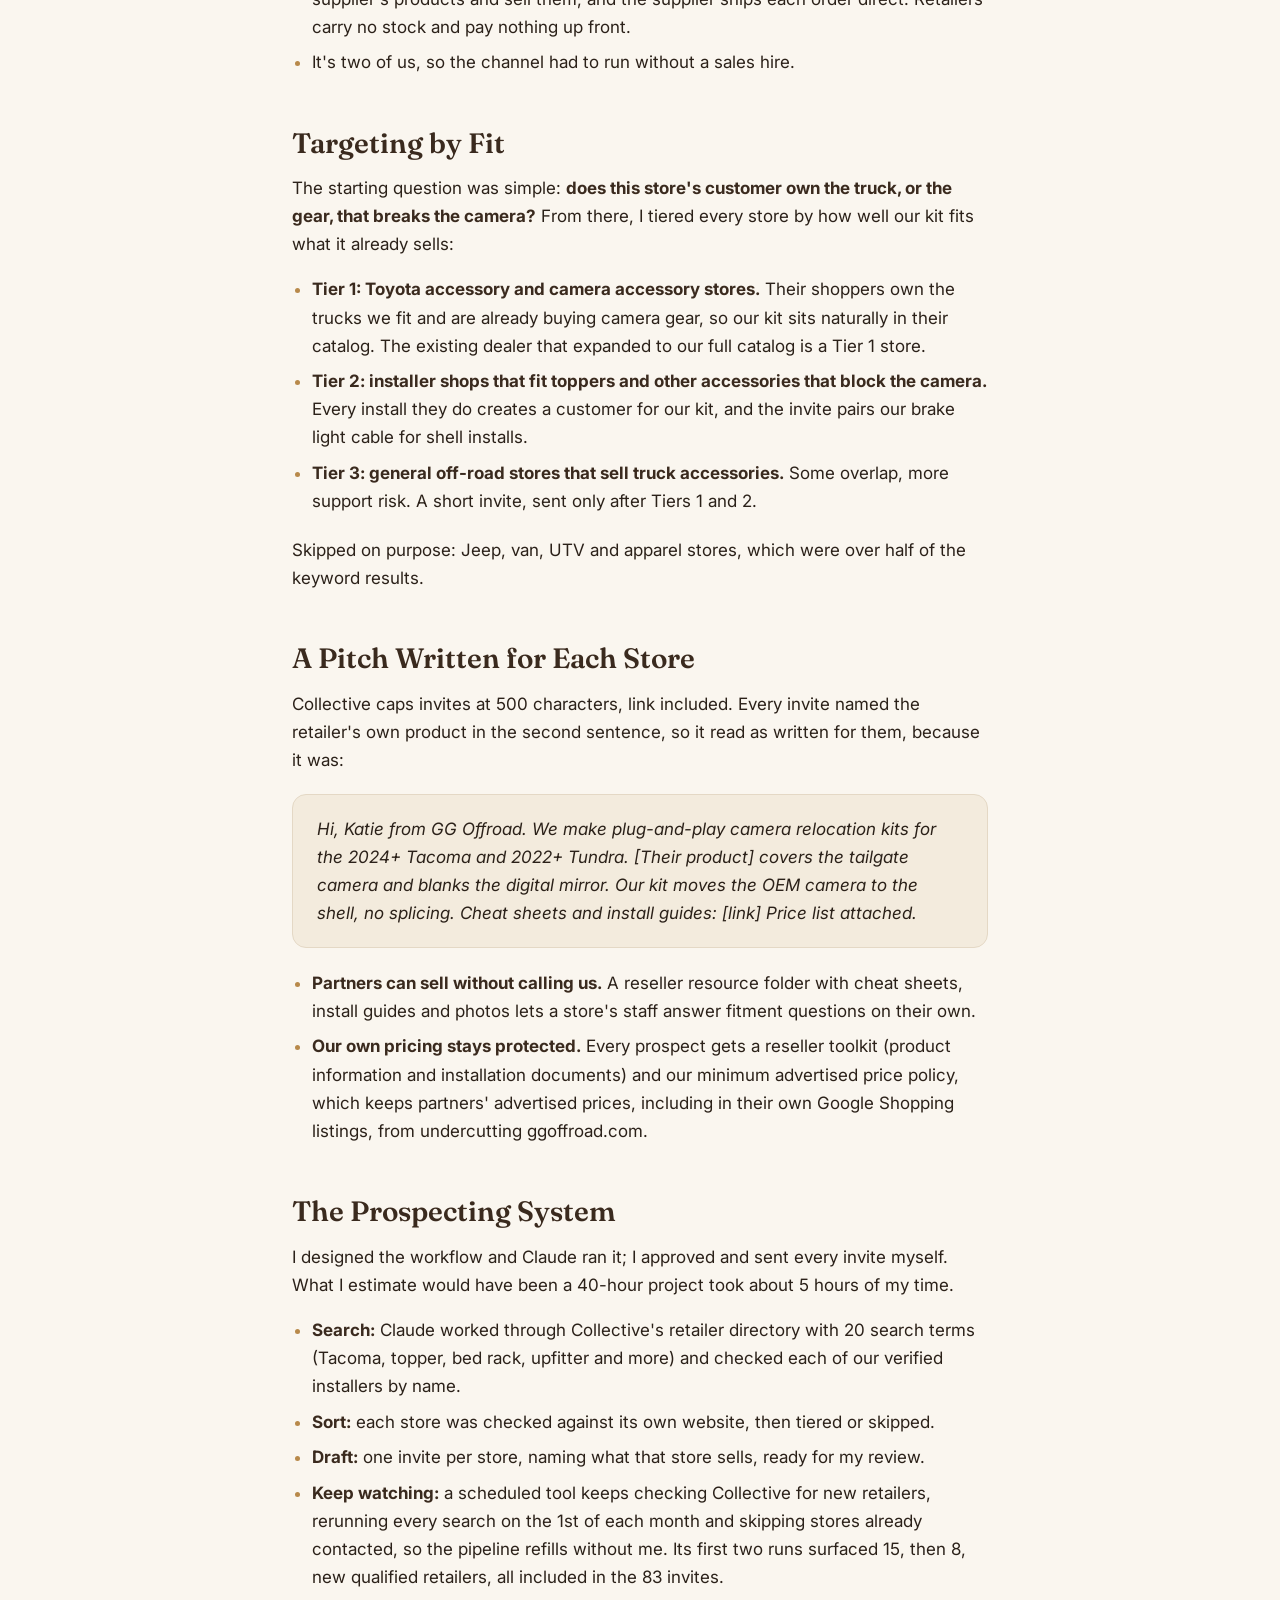
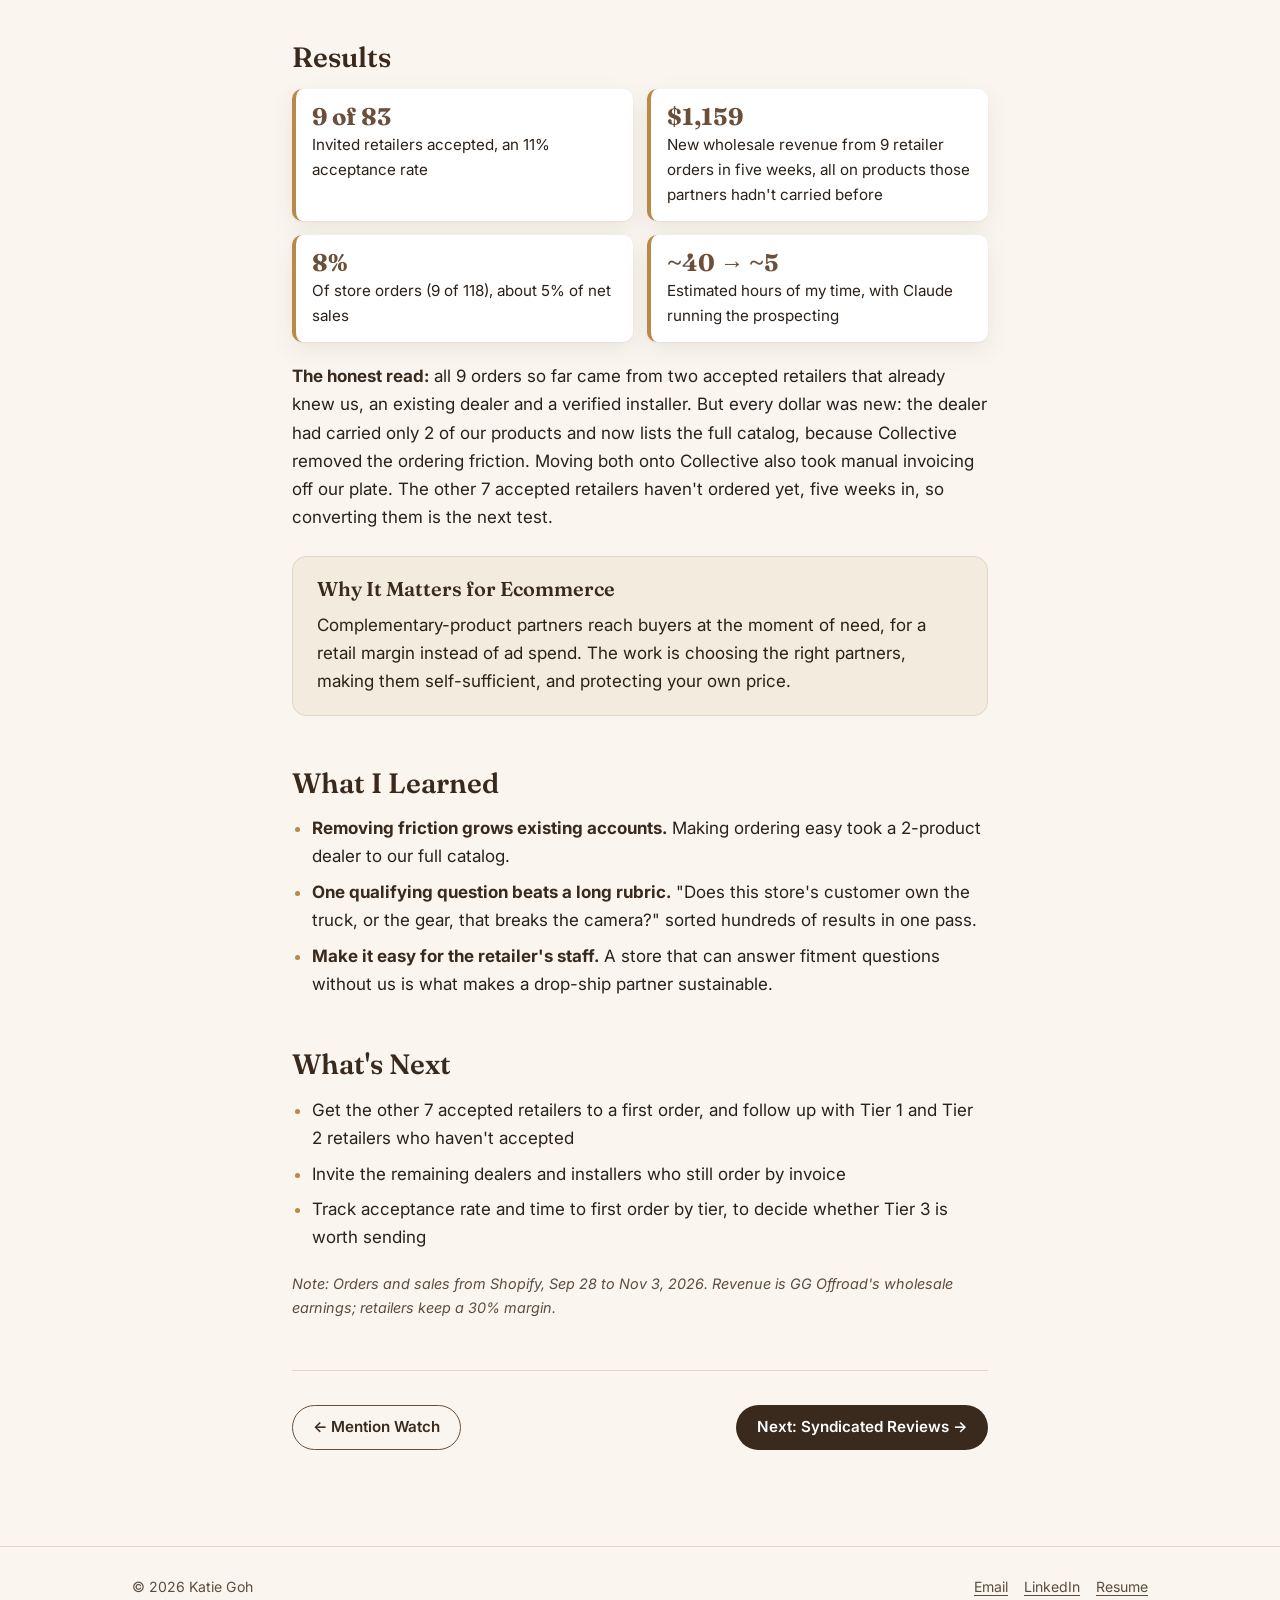
<file: shopify-collective.html>
<!doctype html>
<html lang="en">
<head>
  <meta charset="utf-8">
  <meta name="viewport" content="width=device-width, initial-scale=1">
  <title>Shopify Collective Retail Channel | Katie Goh</title>
  <meta name="description" content="Case study: building a drop-ship retail channel on Shopify Collective by targeting the stores whose products block the factory camera.">
  <link rel="canonical" href="https://katelyngoh.github.io/career-portfolio/shopify-collective.html">
  <meta property="og:type" content="article">
  <meta property="og:title" content="Selling Where the Problem Starts: A Retail Channel on Shopify Collective">
  <meta property="og:description" content="GG Offroad case study by Katie Goh.">
  <meta property="og:image" content="https://katelyngoh.github.io/career-portfolio/assets/img/social-preview.jpg">
  <link rel="icon" type="image/png" href="assets/img/favicon.png">
  <link rel="apple-touch-icon" href="assets/img/apple-touch-icon.png">
  <link rel="preconnect" href="https://fonts.googleapis.com">
  <link rel="preconnect" href="https://fonts.gstatic.com" crossorigin>
  <link href="https://fonts.googleapis.com/css2?family=Fraunces:opsz,wght@9..144,500;9..144,600&family=Inter:wght@400;500;600;700&display=swap" rel="stylesheet">
  <link rel="stylesheet" href="assets/css/style.css?v=2026-11-03">
</head>
<body>
  <a class="skip-link" href="#main">Skip to content</a>

  <header class="site-header">
    <div class="container">
      <a class="brand" href="index.html" aria-label="Katie Goh, home">
        <img src="assets/img/kg-mark.png" alt="" width="204" height="120">
        <span>Katie Goh</span>
      </a>
      <nav aria-label="Main">
        <ul class="nav">
          <li><a href="index.html">Home</a></li>
          <li><a href="index.html#work" aria-current="page">Work</a></li>
          <li><a href="resume.html">Resume</a></li>
          <li><a href="index.html#contact">Contact</a></li>
        </ul>
      </nav>
    </div>
  </header>

  <main id="main">
    <header class="page-head">
      <div class="container narrow">
        <p class="breadcrumb"><a href="index.html#work">← All work</a></p>
        <h1>Selling Where the Problem Starts: A Retail Channel on Shopify Collective</h1>
        <p class="lede-sub">Truck caps and campers are what block the factory camera, so I built a drop-ship channel aimed at the stores where those truck owners already shop.</p>
        <ul class="meta">
          <li><b>Company:</b> GG Offroad (<a href="https://ggoffroad.com" rel="noopener">ggoffroad.com</a>)</li>
          <li><b>Role:</b> Co-Founder, Ecommerce &amp; Growth Lead</li>
          <li><b>Timeline:</b> Sep 2026 – present</li>
        </ul>
      </div>
    </header>

    <section class="section">
      <div class="container narrow prose">
        <h2 style="margin-top:0">At a Glance</h2>
        <dl class="glance">
          <div><dt>Challenge</dt><dd>Get a niche, install-required kit sold in other stores with a two-person team: no sales hire, no retailer inventory, and no price conflict with our own site.</dd></div>
          <div><dt>What I did</dt><dd>Launched a drop-ship channel on Shopify Collective, tiered retailers by how well our kit fits what they already sell, designed an AI prospecting workflow that drafted 83 tailored invites I reviewed and sent, plus a tool that keeps checking Collective for new retailers, and gave partners a self-serve resource kit and a minimum advertised price policy.</dd></div>
          <div><dt>Results</dt><dd>9 of 83 invited retailers accepted. 9 orders and $1,159 in new wholesale revenue in five weeks (8% of store orders), all from products those partners had never carried, led by a dealer that went from 2 of our products to the full catalog.</dd></div>
          <div><dt>Skills</dt><dd>Channel and partnership strategy, partner targeting, outreach copywriting, pricing policy, Shopify Collective, AI workflow design</dd></div>
        </dl>

        <h2>Context</h2>
        <ul>
          <li>GG Offroad sells camera relocation kits for the 2024+ Tacoma and 2022+ Tundra. A truck cap or camper blocks the factory camera; the kit puts it back.</li>
          <li>Our buyers already shop at overland and truck-accessory stores for the cap or rack that causes the problem. I wanted the kit sold there too.</li>
          <li><strong>Shopify Collective</strong> is Shopify's drop-ship network: other Shopify stores list a supplier's products and sell them, and the supplier ships each order direct. Retailers carry no stock and pay nothing up front.</li>
          <li>It's two of us, so the channel had to run without a sales hire.</li>
        </ul>

        <h2>Targeting by Fit</h2>
        <p>The starting question was simple: <strong>does this store's customer own the truck, or the gear, that breaks the camera?</strong> From there, I tiered every store by how well our kit fits what it already sells:</p>
        <ul>
          <li><strong>Tier 1: Toyota accessory and camera accessory stores.</strong> Their shoppers own the trucks we fit and are already buying camera gear, so our kit sits naturally in their catalog. The existing dealer that expanded to our full catalog is a Tier 1 store.</li>
          <li><strong>Tier 2: installer shops that fit toppers and other accessories that block the camera.</strong> Every install they do creates a customer for our kit, and the invite pairs our brake light cable for shell installs.</li>
          <li><strong>Tier 3: general off-road stores that sell truck accessories.</strong> Some overlap, more support risk. A short invite, sent only after Tiers 1 and 2.</li>
        </ul>
        <p>Skipped on purpose: Jeep, van, UTV and apparel stores, which were over half of the keyword results.</p>

        <h2>A Pitch Written for Each Store</h2>
        <p>Collective caps invites at 500 characters, link included. Every invite named the retailer's own product in the second sentence, so it read as written for them, because it was:</p>
        <blockquote class="callout"><p>Hi, Katie from GG Offroad. We make plug-and-play camera relocation kits for the 2024+ Tacoma and 2022+ Tundra. [Their product] covers the tailgate camera and blanks the digital mirror. Our kit moves the OEM camera to the shell, no splicing. Cheat sheets and install guides: [link] Price list attached.</p></blockquote>
        <ul>
          <li><strong>Partners can sell without calling us.</strong> A reseller resource folder with cheat sheets, install guides and photos lets a store's staff answer fitment questions on their own.</li>
          <li><strong>Our own pricing stays protected.</strong> Every prospect gets a reseller toolkit (product information and installation documents) and our minimum advertised price policy, which keeps partners' advertised prices, including in their own Google Shopping listings, from undercutting ggoffroad.com.</li>
        </ul>

        <h2>The Prospecting System</h2>
        <p>I designed the workflow and Claude ran it; I approved and sent every invite myself. What I estimate would have been a 40-hour project took about 5 hours of my time.</p>
        <ul>
          <li><strong>Search:</strong> Claude worked through Collective's retailer directory with 20 search terms (Tacoma, topper, bed rack, upfitter and more) and checked each of our verified installers by name.</li>
          <li><strong>Sort:</strong> each store was checked against its own website, then tiered or skipped.</li>
          <li><strong>Draft:</strong> one invite per store, naming what that store sells, ready for my review.</li>
          <li><strong>Keep watching:</strong> a scheduled tool keeps checking Collective for new retailers, rerunning every search on the 1st of each month and skipping stores already contacted, so the pipeline refills without me. Its first two runs surfaced 15, then 8, new qualified retailers, all included in the 83 invites.</li>
        </ul>

        <h2>Results</h2>
        <ul class="results">
          <li><strong>9 of 83</strong>Invited retailers accepted, an 11% acceptance rate</li>
          <li><strong>$1,159</strong>New wholesale revenue from 9 retailer orders in five weeks, all on products those partners hadn't carried before</li>
          <li><strong>8%</strong>Of store orders (9 of 118), about 5% of net sales</li>
          <li><strong>~40 → ~5</strong>Estimated hours of my time, with Claude running the prospecting</li>
        </ul>
        <p><strong>The honest read:</strong> all 9 orders so far came from two accepted retailers that already knew us, an existing dealer and a verified installer. But every dollar was new: the dealer had carried only 2 of our products and now lists the full catalog, because Collective removed the ordering friction. Moving both onto Collective also took manual invoicing off our plate. The other 7 accepted retailers haven't ordered yet, five weeks in, so converting them is the next test.</p>

        <div class="callout">
          <h3 style="margin-top:0">Why It Matters for Ecommerce</h3>
          <p>Complementary-product partners reach buyers at the moment of need, for a retail margin instead of ad spend. The work is choosing the right partners, making them self-sufficient, and protecting your own price.</p>
        </div>

        <h2>What I Learned</h2>
        <ul>
          <li><strong>Removing friction grows existing accounts.</strong> Making ordering easy took a 2-product dealer to our full catalog.</li>
          <li><strong>One qualifying question beats a long rubric.</strong> "Does this store's customer own the truck, or the gear, that breaks the camera?" sorted hundreds of results in one pass.</li>
          <li><strong>Make it easy for the retailer's staff.</strong> A store that can answer fitment questions without us is what makes a drop-ship partner sustainable.</li>
        </ul>

        <h2>What's Next</h2>
        <ul>
          <li>Get the other 7 accepted retailers to a first order, and follow up with Tier 1 and Tier 2 retailers who haven't accepted</li>
          <li>Invite the remaining dealers and installers who still order by invoice</li>
          <li>Track acceptance rate and time to first order by tier, to decide whether Tier 3 is worth sending</li>
        </ul>
        <p class="note">Note: Orders and sales from Shopify, Sep 28 to Nov 3, 2026. Revenue is GG Offroad's wholesale earnings; retailers keep a 30% margin.</p>

        <nav class="pager" aria-label="More work">
          <a class="btn btn-outline" href="mention-watch.html">← Mention Watch</a>
          <a class="btn btn-primary" href="syndicated-reviews.html">Next: Syndicated Reviews →</a>
        </nav>
      </div>
    </section>
  </main>

  <footer class="site-footer">
    <div class="container">
      <span>© <span data-year>2026</span> Katie Goh</span>
      <ul>
        <li><a href="mailto:goh.katelyn@gmail.com">Email</a></li>
        <li><a href="https://www.linkedin.com/in/katiegoh/" rel="noopener">LinkedIn</a></li>
        <li><a href="resume.html">Resume</a></li>
      </ul>
    </div>
  </footer>
  <script>document.querySelectorAll('[data-year]').forEach(function (el) { el.textContent = new Date().getFullYear(); });</script>
</body>
</html>
</file>
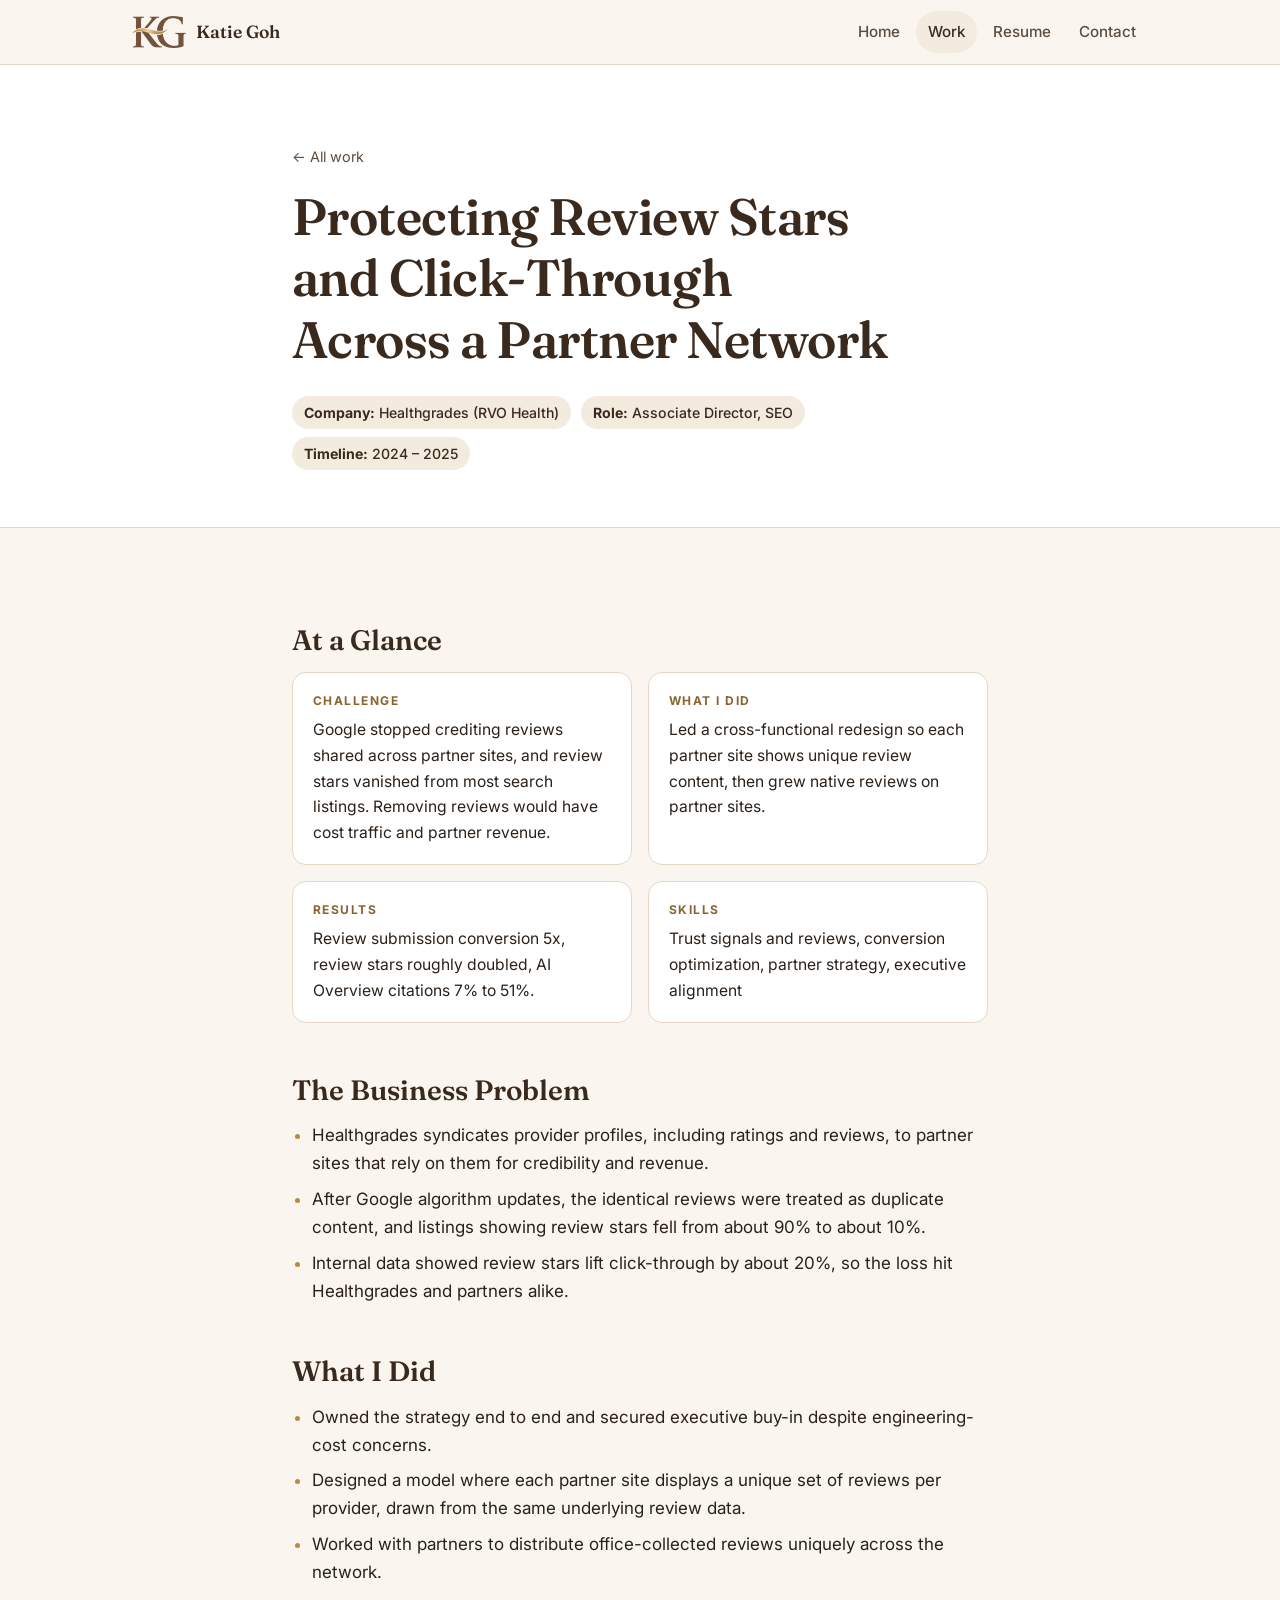
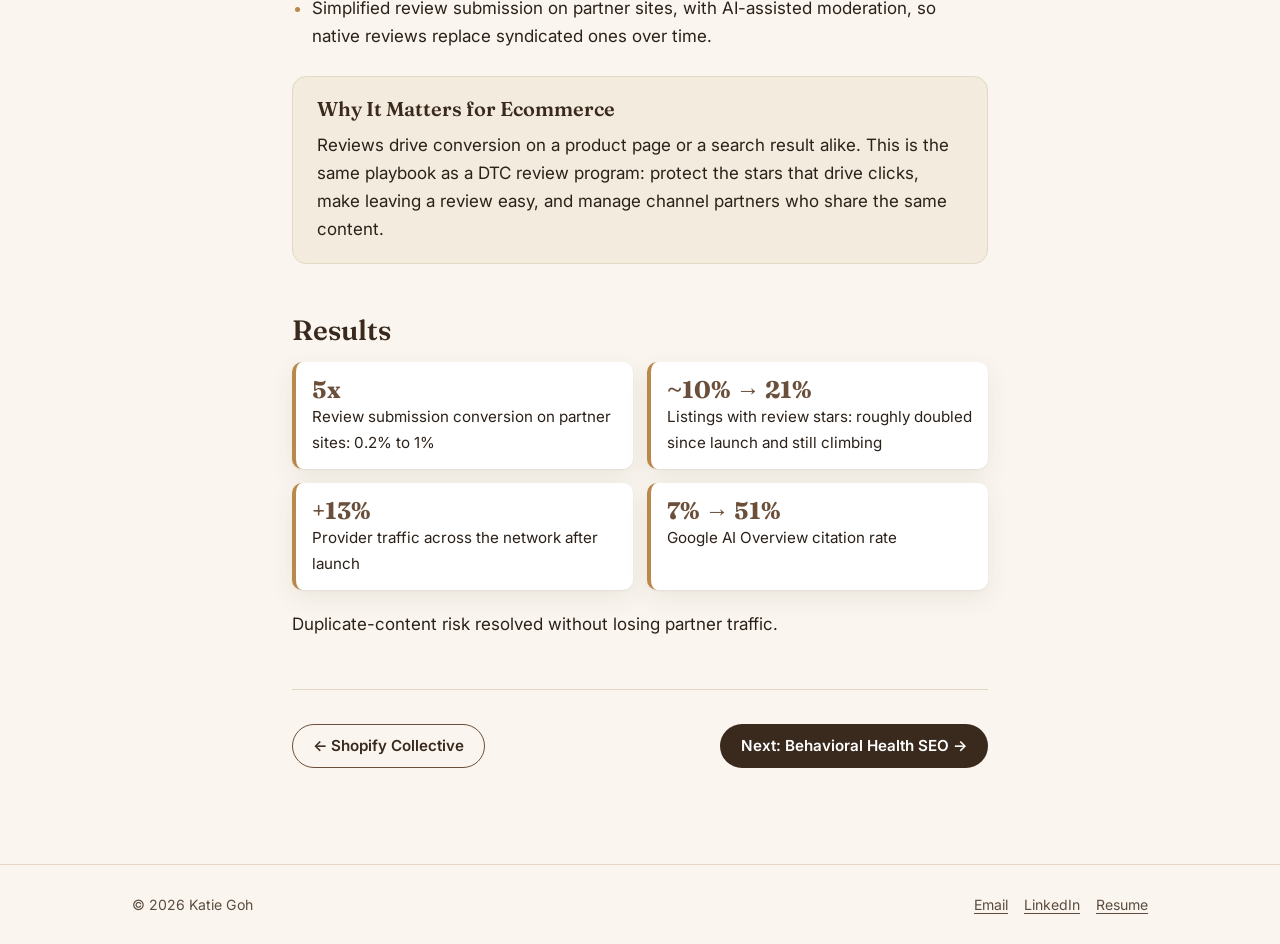
<file: syndicated-reviews.html>
<!doctype html>
<html lang="en">
<head>
  <meta charset="utf-8">
  <meta name="viewport" content="width=device-width, initial-scale=1">
  <title>Syndicated Reviews | Katie Goh</title>
  <meta name="description" content="Case study: protecting review stars and click-through across the Healthgrades partner network. Review submission conversion 5x, AI Overview citations 7% to 51%.">
  <link rel="canonical" href="https://katelyngoh.github.io/career-portfolio/syndicated-reviews.html">
  <meta property="og:type" content="article">
  <meta property="og:title" content="Protecting Review Stars and Click-Through Across a Partner Network">
  <meta property="og:description" content="Healthgrades case study by Katie Goh.">
  <meta property="og:image" content="https://katelyngoh.github.io/career-portfolio/assets/img/social-preview.jpg">
  <link rel="icon" type="image/png" href="assets/img/favicon.png">
  <link rel="apple-touch-icon" href="assets/img/apple-touch-icon.png">
  <link rel="preconnect" href="https://fonts.googleapis.com">
  <link rel="preconnect" href="https://fonts.gstatic.com" crossorigin>
  <link href="https://fonts.googleapis.com/css2?family=Fraunces:opsz,wght@9..144,500;9..144,600&family=Inter:wght@400;500;600;700&display=swap" rel="stylesheet">
  <link rel="stylesheet" href="assets/css/style.css?v=2026-11-03">
</head>
<body>
  <a class="skip-link" href="#main">Skip to content</a>

  <header class="site-header">
    <div class="container">
      <a class="brand" href="index.html" aria-label="Katie Goh, home">
        <img src="assets/img/kg-mark.png" alt="" width="204" height="120">
        <span>Katie Goh</span>
      </a>
      <nav aria-label="Main">
        <ul class="nav">
          <li><a href="index.html">Home</a></li>
          <li><a href="index.html#work" aria-current="page">Work</a></li>
          <li><a href="resume.html">Resume</a></li>
          <li><a href="index.html#contact">Contact</a></li>
        </ul>
      </nav>
    </div>
  </header>

  <main id="main">
    <header class="page-head">
      <div class="container narrow">
        <p class="breadcrumb"><a href="index.html#work">← All work</a></p>
        <h1>Protecting Review Stars and Click-Through Across a Partner Network</h1>
        <ul class="meta">
          <li><b>Company:</b> Healthgrades (RVO Health)</li>
          <li><b>Role:</b> Associate Director, SEO</li>
          <li><b>Timeline:</b> 2024 – 2025</li>
        </ul>
      </div>
    </header>

    <section class="section">
      <div class="container narrow prose">
        <h2 style="margin-top:0">At a Glance</h2>
        <dl class="glance">
          <div><dt>Challenge</dt><dd>Google stopped crediting reviews shared across partner sites, and review stars vanished from most search listings. Removing reviews would have cost traffic and partner revenue.</dd></div>
          <div><dt>What I did</dt><dd>Led a cross-functional redesign so each partner site shows unique review content, then grew native reviews on partner sites.</dd></div>
          <div><dt>Results</dt><dd>Review submission conversion 5x, review stars roughly doubled, AI Overview citations 7% to 51%.</dd></div>
          <div><dt>Skills</dt><dd>Trust signals and reviews, conversion optimization, partner strategy, executive alignment</dd></div>
        </dl>

        <h2>The Business Problem</h2>
        <ul>
          <li>Healthgrades syndicates provider profiles, including ratings and reviews, to partner sites that rely on them for credibility and revenue.</li>
          <li>After Google algorithm updates, the identical reviews were treated as duplicate content, and listings showing review stars fell from about 90% to about 10%.</li>
          <li>Internal data showed review stars lift click-through by about 20%, so the loss hit Healthgrades and partners alike.</li>
        </ul>

        <h2>What I Did</h2>
        <ul>
          <li>Owned the strategy end to end and secured executive buy-in despite engineering-cost concerns.</li>
          <li>Designed a model where each partner site displays a unique set of reviews per provider, drawn from the same underlying review data.</li>
          <li>Worked with partners to distribute office-collected reviews uniquely across the network.</li>
          <li>Simplified review submission on partner sites, with AI-assisted moderation, so native reviews replace syndicated ones over time.</li>
        </ul>

        <div class="callout">
          <h3 style="margin-top:0">Why It Matters for Ecommerce</h3>
          <p>Reviews drive conversion on a product page or a search result alike. This is the same playbook as a DTC review program: protect the stars that drive clicks, make leaving a review easy, and manage channel partners who share the same content.</p>
        </div>

        <h2>Results</h2>
        <ul class="results">
          <li><strong>5x</strong>Review submission conversion on partner sites: 0.2% to 1%</li>
          <li><strong>~10% → 21%</strong>Listings with review stars: roughly doubled since launch and still climbing</li>
          <li><strong>+13%</strong>Provider traffic across the network after launch</li>
          <li><strong>7% → 51%</strong>Google AI Overview citation rate</li>
        </ul>
        <p>Duplicate-content risk resolved without losing partner traffic.</p>

        <nav class="pager" aria-label="More work">
          <a class="btn btn-outline" href="shopify-collective.html">← Shopify Collective</a>
          <a class="btn btn-primary" href="behavioral-health-seo.html">Next: Behavioral Health SEO →</a>
        </nav>
      </div>
    </section>
  </main>

  <footer class="site-footer">
    <div class="container">
      <span>© <span data-year>2026</span> Katie Goh</span>
      <ul>
        <li><a href="mailto:goh.katelyn@gmail.com">Email</a></li>
        <li><a href="https://www.linkedin.com/in/katiegoh/" rel="noopener">LinkedIn</a></li>
        <li><a href="resume.html">Resume</a></li>
      </ul>
    </div>
  </footer>
  <script>document.querySelectorAll('[data-year]').forEach(function (el) { el.textContent = new Date().getFullYear(); });</script>
</body>
</html>
</file>
<file: assets/css/style.css>
/* ==========================================================================
   Katie Goh Portfolio — shared styles
   Colors come from the KG logo: deep brown, warm gold, and cream.
   Change a color here and it updates on every page.
   ========================================================================== */

:root {
  --cream: #faf6ef;
  --cream-2: #f3ebdd;
  --paper: #ffffff;
  --ink: #2b2119;
  --ink-soft: #5c4d40;
  --brown: #6b4f3a;
  --brown-deep: #3a2a1e;
  --gold: #b8894a;
  --gold-soft: #e7d3b0;
  --gold-ink: #8a6430;   /* darker gold for small text: passes contrast */
  --line: #e4d8c5;

  --serif: "Fraunces", Georgia, "Times New Roman", serif;
  --sans: "Inter", system-ui, -apple-system, "Segoe UI", Roboto, sans-serif;

  --radius: 14px;
  --shadow: 0 1px 2px rgba(58, 42, 30, 0.06), 0 8px 24px rgba(58, 42, 30, 0.08);
  --max: 1080px;
  --gutter: clamp(16px, 4vw, 32px);
}

*,
*::before,
*::after { box-sizing: border-box; }

html { scroll-behavior: smooth; -webkit-text-size-adjust: 100%; }

body {
  margin: 0;
  background: var(--cream);
  color: var(--ink);
  font-family: var(--sans);
  font-size: 17px;
  line-height: 1.65;
  -webkit-font-smoothing: antialiased;
}

img { max-width: 100%; height: auto; display: block; }

a { color: var(--brown); text-underline-offset: 3px; text-decoration-thickness: 1px; }
a:hover { color: var(--gold); }

h1, h2, h3 {
  font-family: var(--serif);
  color: var(--brown-deep);
  line-height: 1.2;
  font-weight: 600;
  margin: 0 0 0.5em;
  text-wrap: balance;
}
h1 { font-size: clamp(2.1rem, 5vw, 3.2rem); letter-spacing: -0.01em; }
h2 { font-size: clamp(1.6rem, 3.2vw, 2.1rem); }
h3 { font-size: 1.25rem; }

p { margin: 0 0 1em; }

.container { width: 100%; max-width: var(--max); margin: 0 auto; padding: 0 var(--gutter); }
.narrow { max-width: 760px; }

.skip-link {
  position: absolute; left: -9999px; top: 8px;
  background: var(--brown-deep); color: #fff; padding: 8px 14px; border-radius: 8px; z-index: 100;
}
.skip-link:focus { left: 8px; }

:focus-visible { outline: 3px solid var(--gold); outline-offset: 3px; border-radius: 4px; }

/* ---------- Header / navigation ---------- */

.site-header {
  position: sticky; top: 0; z-index: 50;
  background: rgba(250, 246, 239, 0.92);
  backdrop-filter: saturate(140%) blur(8px);
  -webkit-backdrop-filter: saturate(140%) blur(8px);
  border-bottom: 1px solid var(--line);
}
.site-header .container {
  display: flex; align-items: center; justify-content: space-between;
  gap: 16px; min-height: 64px;
}
.brand { display: flex; align-items: center; gap: 10px; text-decoration: none; color: var(--brown-deep); }
.brand img { height: 32px; width: auto; }
.brand span { font-family: var(--serif); font-weight: 600; font-size: 1.1rem; }

.nav { display: flex; gap: 4px; list-style: none; margin: 0; padding: 0; }
.nav a {
  display: block; padding: 8px 12px; border-radius: 999px;
  text-decoration: none; color: var(--ink-soft); font-weight: 500; font-size: 0.95rem;
}
.nav a:hover { background: var(--cream-2); color: var(--brown-deep); }
.nav a[aria-current="page"] { color: var(--brown-deep); background: var(--cream-2); }

@media (max-width: 560px) {
  .brand span { display: none; }
  .nav a { padding: 8px 9px; font-size: 0.9rem; }
}

/* ---------- Buttons ---------- */

.btn {
  display: inline-flex; align-items: center; gap: 8px;
  padding: 12px 20px; border-radius: 999px;
  font-weight: 600; font-size: 0.95rem; text-decoration: none;
  border: 1.5px solid transparent; transition: transform .15s ease, background .15s ease;
  font-family: inherit; background: transparent; cursor: pointer; line-height: 1.2;
}
.btn:hover { transform: translateY(-1px); }
.btn-primary { background: var(--brown-deep); color: #fff; }
.btn-primary:hover { background: var(--brown); color: #fff; }
.btn-light { background: #fff; color: var(--brown-deep); }
.btn-light:hover { background: var(--gold-soft); color: var(--brown-deep); }
.btn-ghost { border-color: rgba(255,255,255,0.7); color: #fff; }
.btn-ghost:hover { background: rgba(255,255,255,0.12); color: #fff; }
.btn-outline { border-color: var(--brown); color: var(--brown-deep); }
.btn-outline:hover { background: var(--brown-deep); color: #fff; }
.btn-row { display: flex; flex-wrap: wrap; gap: 12px; }

/* ---------- Home: hero ---------- */

.hero {
  position: relative; color: #fff;
  background: var(--brown-deep) url("../img/hero-flatirons.jpg") center 60% / cover no-repeat;
}
.hero::before {
  content: ""; position: absolute; inset: 0;
  background: linear-gradient(100deg, rgba(43,30,20,0.88) 0%, rgba(43,30,20,0.70) 50%, rgba(43,30,20,0.35) 100%);
}
.hero .container {
  position: relative;
  display: grid; grid-template-columns: 1.4fr 1fr; gap: clamp(24px, 5vw, 56px); align-items: center;
  padding-top: clamp(56px, 9vw, 110px); padding-bottom: clamp(56px, 9vw, 110px);
}
.hero h1 { color: #fff; margin-bottom: 0.15em; }
.hero .eyebrow {
  font-family: var(--sans); text-transform: uppercase; letter-spacing: 0.14em;
  font-size: 0.85rem; font-weight: 600; color: var(--gold-soft); margin-bottom: 1.2em;
}
.hero .lede { font-size: clamp(1.1rem, 2.2vw, 1.3rem); max-width: 34ch; color: #f6efe4; margin-bottom: 1.6em; }
.hero-photo img {
  width: 100%; max-width: 360px; margin-left: auto; aspect-ratio: 1; object-fit: cover;
  border-radius: 50%; border: 6px solid rgba(255,255,255,0.85);
  box-shadow: 0 20px 50px rgba(0,0,0,0.35);
}
@media (max-width: 760px) {
  .hero .container { grid-template-columns: 1fr; text-align: left; }
  .hero-photo { order: -1; }
  .hero-photo img { max-width: 180px; margin-left: 0; border-width: 4px; }
}

/* ---------- Generic sections ---------- */

.section { padding: clamp(56px, 8vw, 96px) 0; }
.section-alt { background: var(--cream-2); }
.section-title { margin-bottom: 1.2em; }
.kicker {
  display: inline-block; text-transform: uppercase; letter-spacing: 0.14em;
  font-size: 0.78rem; font-weight: 700; color: var(--gold-ink); margin-bottom: 0.6em;
}

.about p { font-size: 1.08rem; }
.about .big { font-family: var(--serif); font-size: clamp(1.35rem, 2.6vw, 1.7rem); color: var(--brown-deep); line-height: 1.4; }

/* ---------- Hero context line ---------- */

.hero .context { font-size: 0.98rem; color: #e9dccb; max-width: 46ch; margin: -0.6em 0 1.8em; }

/* ---------- Track record (highlights) ---------- */

.proof { background: var(--paper); padding: clamp(56px, 8vw, 96px) 0; }
.proof-grid { display: grid; grid-template-columns: 1fr 1fr; gap: clamp(24px, 4vw, 56px); }
.ledger + .ledger { border-left: 1px solid var(--line); padding-left: clamp(24px, 4vw, 56px); }
.ledger-tag { text-transform: uppercase; letter-spacing: 0.14em; font-size: 0.72rem; font-weight: 700; color: var(--gold-ink); }
.ledger h3 { margin: 2px 0 2px; font-size: 1.35rem; }
.ledger header p { font-size: 0.9rem; color: var(--ink-soft); margin: 0 0 10px; }
.ledger ul { list-style: none; margin: 0; padding: 0; }
.ledger li {
  display: grid; grid-template-columns: 6.5rem 1fr; column-gap: 16px; align-items: start;
  padding: 14px 0; border-top: 1px solid var(--line);
}
.ledger .num {
  grid-row: span 2; font-family: var(--serif); font-weight: 600;
  font-size: clamp(1.55rem, 3vw, 1.95rem); color: var(--brown); line-height: 1.05;
  font-variant-numeric: lining-nums tabular-nums;
}
.ledger .num small { display: block; font: 500 0.78rem/1.4 var(--sans); color: var(--ink-soft); margin-top: 4px; }
.ledger .what { font-weight: 600; font-size: 0.98rem; color: var(--ink); line-height: 1.35; }
.ledger .how { font-size: 0.86rem; color: var(--ink-soft); line-height: 1.45; }
.ledger .how a { color: var(--ink-soft); }
.proof-earlier { margin: 24px 0 0; padding-top: 16px; border-top: 1px solid var(--line); font-size: 0.9rem; color: var(--ink-soft); }
@media (max-width: 760px) {
  .proof-grid { grid-template-columns: 1fr; }
  .ledger + .ledger { border-left: 0; padding-left: 0; }
  .ledger li { grid-template-columns: 5.75rem 1fr; }
}

/* ---------- Case study cards ---------- */

.cases { display: grid; grid-template-columns: 1fr 1fr; gap: 20px; }
.case {
  position: relative; background: var(--paper); border-radius: var(--radius); box-shadow: var(--shadow);
  overflow: hidden; display: flex; flex-direction: column; transition: transform .2s ease, box-shadow .2s ease;
}
.case--feature { grid-column: 1 / -1; display: grid; grid-template-columns: 1.1fr 1fr; }
.case:hover { transform: translateY(-3px); box-shadow: 0 2px 4px rgba(58,42,30,.08), 0 16px 36px rgba(58,42,30,.14); }
.case:hover h3 a { text-decoration: underline; text-decoration-color: var(--gold); }
.case .more { display: inline-block; margin-top: 14px; font-weight: 600; font-size: 0.9rem; color: var(--brown); transition: transform .2s ease; }
.case:hover .more { transform: translateX(4px); }
.case:focus-within { box-shadow: 0 0 0 3px var(--gold), var(--shadow); }
.case h3 a:focus-visible { outline: none; }

.case-cover {
  padding: 24px; min-height: 220px; background: var(--cream); border-bottom: 1px solid var(--line);
  display: flex; flex-direction: column; justify-content: center; gap: 14px;
}
.case--feature .case-cover { border-bottom: 0; border-right: 1px solid var(--line); }
.case-cover--dark { background: var(--brown-deep); color: var(--cream); border: 0 !important; }
.cover-label { text-transform: uppercase; letter-spacing: 0.12em; font-size: 0.72rem; font-weight: 700; color: var(--gold-ink); margin: 0; }
.case-cover--dark .cover-label { color: var(--gold-soft); }
.cover-logo { width: 112px; height: auto; margin-bottom: 6px; }

.case-body { padding: 20px 22px 24px; display: flex; flex-direction: column; }
.case--feature .case-body { padding: clamp(22px, 3vw, 36px); justify-content: center; }
.case-meta { font-size: 0.8rem; font-weight: 600; letter-spacing: 0.03em; color: var(--ink-soft); margin: 0 0 6px; }
.case h3 { font-size: clamp(1.2rem, 2.2vw, 1.45rem); margin-bottom: 0.4em; }
.case--feature h3 { font-size: clamp(1.35rem, 2.6vw, 1.75rem); }
.case h3 a { color: var(--brown-deep); text-decoration: none; }
.case h3 a::after { content: ""; position: absolute; inset: 0; }
.case-body p { margin: 0; font-size: 0.95rem; color: var(--ink-soft); line-height: 1.55; }
.case-tags { display: flex; flex-wrap: wrap; gap: 6px; list-style: none; padding: 0; margin: 14px 0 0; }
.case-tags li { background: var(--cream-2); color: var(--brown-deep); border-radius: 999px; padding: 3px 10px; font-size: 0.8rem; }

/* Paired before/after bars */
.pairs { display: grid; grid-template-columns: 8rem 1fr auto; gap: 12px 14px; align-items: center; font-size: 0.88rem; }
.pairs dt { font-weight: 600; }
.pairs--stack { grid-template-columns: 1fr auto; row-gap: 8px; }
.pairs--stack dt { grid-column: 1 / -1; }
.track--scale { background: var(--cream-2); border-radius: 999px; padding: 3px; }
.pairs dd { margin: 0; }
.pairs .val { font-family: var(--serif); font-weight: 600; font-size: 1.05rem; white-space: nowrap; }
.track { display: grid; gap: 5px; min-width: 60px; }
.track i { display: block; height: 8px; border-radius: 999px; width: var(--w); background: var(--gold); }
.track i:first-child { background: var(--line); }
.case-cover--dark .track i:first-child { background: rgba(231, 211, 176, 0.32); }
.legend { display: flex; gap: 16px; font-size: 0.78rem; color: var(--ink-soft); margin: 0; }
.case-cover--dark .legend { color: #cdbda6; }
.legend span::before { content: ""; display: inline-block; width: 14px; height: 8px; border-radius: 999px; margin-right: 6px; vertical-align: middle; }
.legend .before::before { background: var(--line); }
.case-cover--dark .legend .before::before { background: rgba(231, 211, 176, 0.32); }
.legend .after::before { background: var(--gold); }

/* Behavioral health cover: 8 page glyphs + funnel steps */
.hub-count { display: flex; align-items: center; gap: 16px; flex-wrap: wrap; }
.hub-count .big { font-family: var(--serif); font-size: 3.4rem; line-height: 1; color: var(--brown); font-weight: 600; }
.pages { display: grid; grid-template-columns: repeat(8, 20px); gap: 6px; }
.pages i {
  width: 20px; height: 26px; background: var(--paper); border: 1px solid var(--line); border-radius: 3px;
  background:
    linear-gradient(var(--brown), var(--brown)) 4px 6px / 10px 2px no-repeat,
    linear-gradient(var(--gold), var(--gold)) 4px 11px / 7px 2px no-repeat,
    linear-gradient(var(--line), var(--line)) 4px 16px / 11px 2px no-repeat,
    var(--paper);
}
.steps { display: flex; flex-wrap: wrap; align-items: center; gap: 6px 8px; list-style: none; margin: 0; padding: 0;
         font-size: 0.74rem; font-weight: 700; letter-spacing: 0.1em; text-transform: uppercase; color: var(--brown-deep); }
.steps li { background: var(--paper); border: 1px solid var(--line); border-radius: 999px; padding: 4px 10px; }
.steps .arrow { color: var(--gold-ink); background: none; border: 0; padding: 0; }

/* Syndicated reviews cover: network diagram */
.network { width: 100%; height: auto; max-width: 340px; }

/* Resume strip under the cards */
.resume-strip {
  margin-top: 20px; display: flex; flex-wrap: wrap; align-items: center; justify-content: space-between; gap: 14px 24px;
  background: var(--paper); border: 1px solid var(--line); border-radius: var(--radius); padding: 18px 22px;
}
.resume-strip p { margin: 0; font-size: 0.95rem; color: var(--ink-soft); }
.resume-strip strong { color: var(--brown-deep); }

@media (max-width: 760px) {
  .cases, .case--feature { grid-template-columns: 1fr; }
  .case--feature .case-cover { border-right: 0; }
  .case-cover { min-height: 0; }
  .pages { grid-template-columns: repeat(4, 20px); }
  .pairs { grid-template-columns: 6.5rem 1fr auto; }
  .pairs--stack { grid-template-columns: 1fr auto; }
}
@media (prefers-reduced-motion: reduce) {
  .case, .case .more, .card { transition: none; }
}

.sr-only { position: absolute; width: 1px; height: 1px; padding: 0; margin: -1px; overflow: hidden; clip: rect(0 0 0 0); white-space: nowrap; border: 0; }


/* Stat list cover (Google Shopping) */
.cover-stats { margin: 0; display: grid; gap: 0; }
.cover-stats div { display: grid; grid-template-columns: 7.5rem 1fr; gap: 12px; align-items: baseline; padding: 10px 0; border-top: 1px solid var(--line); }
.cover-stats div:first-child { border-top: 0; }
.cover-stats dt { font-family: var(--serif); font-weight: 600; font-size: 1.45rem; line-height: 1.1; color: var(--brown); white-space: nowrap; }
.cover-stats dd { margin: 0; font-size: 0.9rem; color: var(--ink-soft); }

/* Forum thread illustration cover (Mention Watch) */
.thread { display: grid; gap: 8px; }
.thread p { margin: 0; background: var(--paper); border: 1px solid var(--line); border-radius: 10px; padding: 9px 12px; font-size: 0.88rem; line-height: 1.4; color: var(--ink); }
.thread span { display: block; font-size: 0.7rem; font-weight: 700; letter-spacing: 0.08em; text-transform: uppercase; color: var(--ink-soft); margin-bottom: 2px; }
.thread .post { font-weight: 600; }
.thread .reply { margin-left: 22px; }
.thread .reply--muted { color: var(--ink-soft); background: var(--cream-2); }
.thread .reply--draft { border-color: var(--gold); box-shadow: inset 3px 0 0 var(--gold); }
.thread .reply--draft span { color: var(--gold-ink); }

/* Partner targeting cover (Shopify Collective) */
.cover-quote { margin: 0; font-family: var(--serif); font-size: clamp(1.25rem, 2.4vw, 1.55rem); line-height: 1.3; color: var(--brown-deep); font-weight: 600; }
.tier-chips { list-style: none; margin: 0; padding: 0; display: flex; flex-wrap: wrap; gap: 6px; }
.tier-chips li { background: var(--paper); border: 1px solid var(--line); border-radius: 999px; padding: 4px 10px; font-size: 0.8rem; color: var(--ink); }
.tier-chips li:first-child { border-color: var(--gold); box-shadow: inset 0 0 0 1px var(--gold); }
.tier-chips b { color: var(--gold-ink); font-weight: 700; margin-right: 4px; }

/* Case study subtitle + collapsible "How it's built" */
.lede-sub { font-size: 1.1rem; color: var(--ink-soft); max-width: 62ch; margin: 0.2em 0 0; }
.howbuilt { margin: 2.5em 0 0; border: 1px solid var(--line); border-radius: var(--radius); background: var(--paper); padding: 0 22px; }
.howbuilt summary {
  cursor: pointer; list-style: none; padding: 18px 0; font-family: var(--serif); font-weight: 600;
  font-size: 1.2rem; color: var(--brown-deep); display: flex; justify-content: space-between; align-items: center;
}
.howbuilt summary::-webkit-details-marker { display: none; }
.howbuilt summary::after { content: "+"; font-family: var(--sans); font-size: 1.4rem; color: var(--gold-ink); }
.howbuilt[open] summary::after { content: "−"; }
.howbuilt[open] { padding-bottom: 8px; }

/* ---------- Contact ---------- */

.contact { background: var(--brown-deep); color: #f6efe4; text-align: center; }
.contact h2 { color: #fff; }
.contact p { max-width: 46ch; margin-left: auto; margin-right: auto; }
.contact .btn-row { justify-content: center; margin-top: 1.5em; }
.contact .btn-primary { background: var(--gold); color: var(--brown-deep); }
.contact .btn-primary:hover { background: var(--gold-soft); }

/* ---------- Footer ---------- */

.site-footer { padding: 28px 0; font-size: 0.88rem; color: var(--ink-soft); border-top: 1px solid var(--line); }
.site-footer .container { display: flex; flex-wrap: wrap; justify-content: space-between; gap: 12px; }
.site-footer a { color: var(--ink-soft); }
.site-footer ul { list-style: none; display: flex; gap: 16px; margin: 0; padding: 0; }

/* ---------- Case study & resume pages ---------- */

.page-head { padding: clamp(40px, 7vw, 80px) 0 clamp(28px, 4vw, 40px); border-bottom: 1px solid var(--line); background: var(--paper); }
.breadcrumb { font-size: 0.9rem; margin-bottom: 1.2em; }
.breadcrumb a { text-decoration: none; color: var(--ink-soft); }
.breadcrumb a:hover { color: var(--brown); }
.meta { display: flex; flex-wrap: wrap; gap: 8px 10px; margin-top: 1em; padding: 0; list-style: none; }
.meta li {
  background: var(--cream-2); color: var(--brown-deep); border-radius: 999px;
  padding: 5px 12px; font-size: 0.88rem; font-weight: 500;
}
.meta li b { font-weight: 700; }

.glance {
  display: grid; grid-template-columns: repeat(2, 1fr); gap: 16px;
  margin: 0 0 3em;
}
@media (max-width: 640px) { .glance { grid-template-columns: 1fr; } }
.glance div { background: var(--paper); border: 1px solid var(--line); border-radius: var(--radius); padding: 18px 20px; }
.glance dt {
  text-transform: uppercase; letter-spacing: 0.12em; font-size: 0.75rem; font-weight: 700; color: var(--gold-ink); margin-bottom: 6px;
}
.glance dd { margin: 0; font-size: 0.98rem; }

.prose h2 { margin-top: 1.8em; font-size: clamp(1.4rem, 2.6vw, 1.75rem); }
.prose h3 { margin-top: 1.4em; }
.prose ul, .prose ol { padding-left: 1.2em; margin: 0 0 1.2em; }
.prose li { margin-bottom: 0.45em; }
.prose li::marker { color: var(--gold); }
.prose strong { color: var(--brown-deep); }
.prose figure { margin: 2em 0; }
.prose blockquote.callout { margin: 1.2em 0; font-style: italic; }
.prose figure img { border-radius: var(--radius); box-shadow: var(--shadow); border: 1px solid var(--line); }
.prose figcaption { font-size: 0.88rem; color: var(--ink-soft); margin-top: 10px; text-align: center; }
.note { font-size: 0.9rem; color: var(--ink-soft); font-style: italic; }

.results {
  list-style: none; padding: 0 !important; margin: 1.2em 0 2em;
  display: grid; grid-template-columns: repeat(2, 1fr); gap: 14px;
}
@media (max-width: 520px) { .results { grid-template-columns: 1fr; } }
.results li {
  background: var(--paper); border-left: 4px solid var(--gold); border-radius: 10px;
  padding: 14px 16px; margin: 0; box-shadow: var(--shadow); font-size: 0.95rem;
}
.results li::marker { content: ""; }
.results strong { display: block; font-family: var(--serif); font-size: 1.5rem; color: var(--brown); line-height: 1.2; }

.callout {
  background: var(--cream-2); border-radius: var(--radius); padding: 20px 24px; margin: 1.5em 0;
  border: 1px solid var(--line);
}
.callout p:last-child { margin-bottom: 0; }

.pager {
  display: flex; flex-wrap: wrap; justify-content: space-between; gap: 12px;
  margin-top: 3em; padding-top: 2em; border-top: 1px solid var(--line);
}

/* Resume */
.resume-contact { display: flex; flex-wrap: wrap; gap: 6px 18px; color: var(--ink-soft); margin: 0.4em 0 0; padding: 0; list-style: none; }
.job { padding: 1.4em 0; border-bottom: 1px solid var(--line); }
.job:last-child { border-bottom: 0; }
.job h3 { margin: 0; }
.job .where { color: var(--ink-soft); font-size: 0.95rem; margin: 2px 0 10px; }
.job ul { margin-bottom: 0; }
.tags { display: flex; flex-wrap: wrap; gap: 8px; list-style: none; padding: 0 !important; }
.tags li { background: var(--paper); border: 1px solid var(--line); border-radius: 999px; padding: 4px 12px; font-size: 0.9rem; margin: 0; }
.tags li::marker { content: ""; }

/* Print the resume cleanly (File → Print → Save as PDF) */
@media print {
  .site-header, .site-footer, .no-print, .pager, .breadcrumb { display: none !important; }
  body { background: #fff; font-size: 11pt; }
  .page-head { padding: 0 0 12px; background: #fff; }
  .section { padding: 12px 0; }
  a { color: inherit; text-decoration: none; }
  .job { break-inside: avoid; padding: 10px 0; }
  .tags li { border: 0; padding: 0 8px 0 0; }
}
</file>
